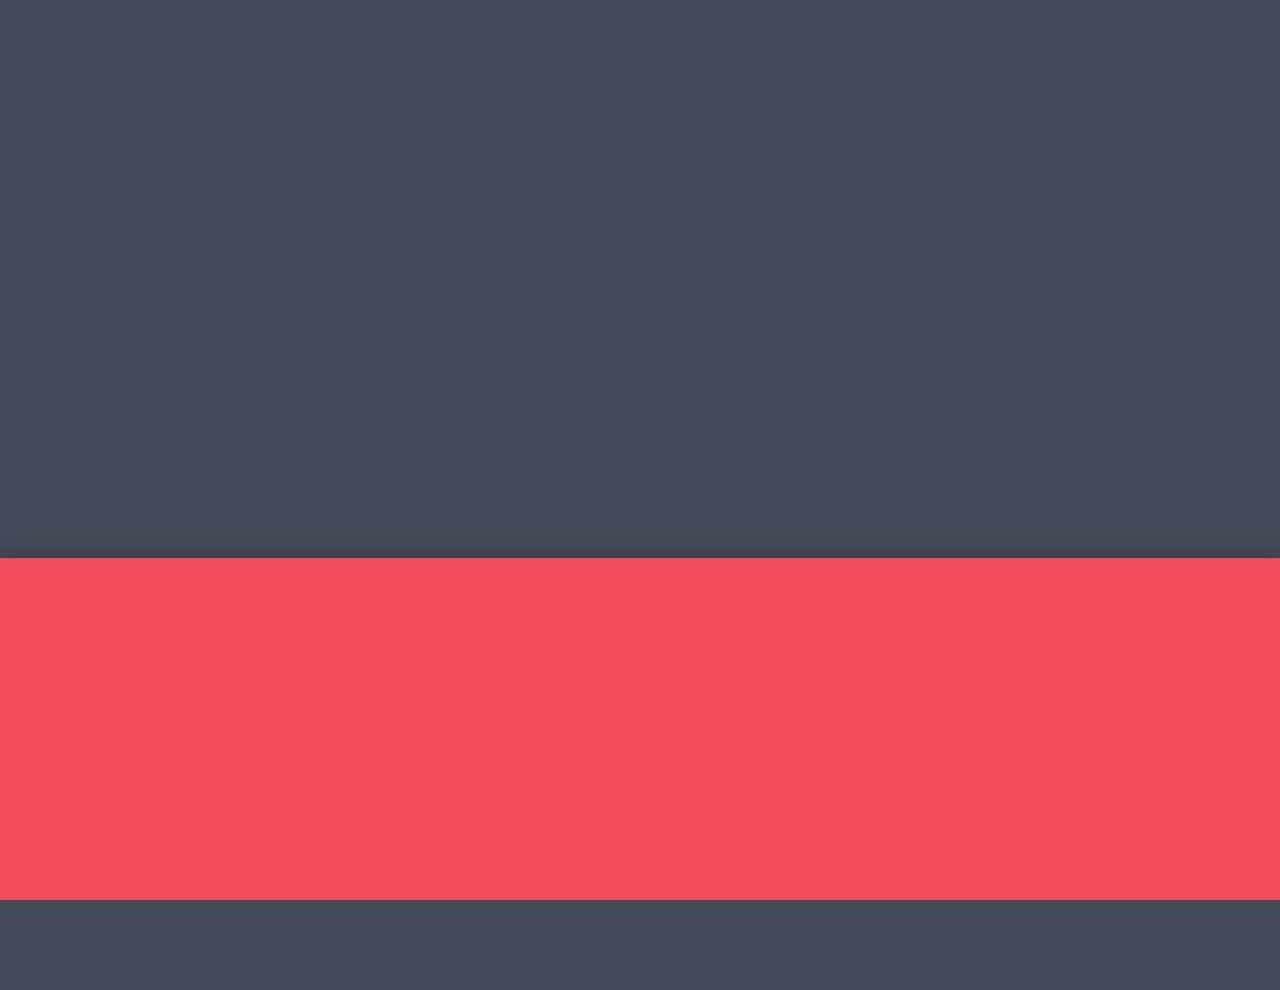
<file: index.html>
<!DOCTYPE html>
<html lang="en">
<head>
	<meta charset="utf-8">
	<meta name="viewport" content="width=device-width, initial-scale=1.0">
	<title>Miroslav Petrov</title>
	<link rel="icon" href="favicon.ico"/>
	<link rel="stylesheet" href="https://fonts.googleapis.com/css?family=Raleway:black">
	<link href="https://fonts.googleapis.com/css2?family=Roboto:wght@900&display=swap" rel="stylesheet">
	<link href="https://fonts.googleapis.com/css2?family=Rubik:wght@700&display=swap" rel="stylesheet">
	<link href="css/photoswipe.css" type="text/css" rel="stylesheet">
	<link href="default-skin/default-skin.css" type="text/css" rel="stylesheet">

	<link href="css/index.css" type="text/css" rel="stylesheet">
</head>
<body>
	<div class="main">
		<div class="pswp" tabindex="-1" role="dialog" aria-hidden="true">
			<div class="pswp__bg"></div>
			<div class="pswp__scroll-wrap">
				<div class="pswp__container">
		            <div class="pswp__item"></div>
		            <div class="pswp__item"></div>
		            <div class="pswp__item"></div>
		        </div>
		        <div class="pswp__ui pswp__ui--hidden">

	            <div class="pswp__top-bar">

	                <div class="pswp__counter"></div>

	                <button class="pswp__button pswp__button--close" title="Close (Esc)"></button>


	                <button class="pswp__button pswp__button--fs" title="Toggle fullscreen"></button>

	                <button class="pswp__button pswp__button--zoom" title="Zoom in/out"></button>

	                <div class="freeCodeCampLink pswp__button">
	                	<a href="" target="_blank" rel="noopener noreferrer">
	                		<span>validate </span>
	                		<img src="default-skin/freecodecamp-vector-logo.svg" alt="freecodecamp logo">
	                	</a>
	                </div>


	                <div class="pswp__preloader">
	                    <div class="pswp__preloader__icn">
	                      <div class="pswp__preloader__cut">
	                        <div class="pswp__preloader__donut"></div>
	                      </div>
	                    </div>
	                </div>
	            </div>

	            <div class="pswp__share-modal pswp__share-modal--hidden pswp__single-tap">
	                <div class="pswp__share-tooltip"></div>
	            </div>

	            <button class="pswp__button pswp__button--arrow--left" title="Previous (arrow left)">
	            </button>

	            <button class="pswp__button pswp__button--arrow--right" title="Next (arrow right)">
	            </button>

	            <div class="pswp__caption">
	                <div class="pswp__caption__center"></div>
	            </div>

	        </div>
			</div>
		</div>
		<div id="hiScreenWrapper" class="hiScreen slide1">
			<div class="hiScreen__bg-image hiScreen__bg-image_mini hiScreen__bg-image_blurred">
			</div>
			<div class="hiScreen__bg-image hiScreen__bg-image_lazy hiScreen__bg-image_blurred">
			</div>
			<div class="hiScreen__bgGradientFilter hiScreen__bgGradientFilter_top">
			</div>
			<div class="hiScreen__bgGradientFilter hiScreen__bgGradientFilter_bottom">
			</div>
			<div class="hiScreen__bgGradientFilter hiScreen__bgGradientFilter_right">
			</div>
			<div class="hiScreen__bgGradientFilter hiScreen__bgGradientFilter_left">
			</div>
			<div class="hiScreen__content-block">
				<div class="hiScreen__text-block">
					<h1 class="hiScreen__text hiScreen__text_top">Hello!</h1>
					<h2 class="hiScreen__text hiScreen__text_bottom">My name is <br>Miroslav</h2>
				</div>
				<div class="hiScreen__shadow hiScreen__shadow_top-right"></div>
				<div class="hiScreen__shadow hiScreen__shadow_bottom-left">
				</div>
				<div class="hiScreen__shadow hiScreen__shadow_bottom-right">
				</div>
			</div>
			<div class="hiScreen__scrollIconSection">
				<svg class="hiScreen__scrollIcon hiScreen__scrollIcon_animationOn hiScreen__scrollIcon_animation1" version="1.1" xmlns="http://www.w3.org/2000/svg" xmlns:xlink="http://www.w3.org/1999/xlink" viewBox="0 0 306 306">
					<g>
						<g id="keyboard-arrow-down">
							<polygon points="35.7,58.65 153,175.951 270.3,58.65 306,94.351 153,247.35 0,94.351"></polygon>
						</g>
					</g>
				</svg>
				<svg class="hiScreen__scrollIcon hiScreen__scrollIcon_animationOn hiScreen__scrollIcon_animation2" version="1.1" xmlns="http://www.w3.org/2000/svg" xmlns:xlink="http://www.w3.org/1999/xlink" viewBox="0 0 306 306">
					<g>
						<g id="keyboard-arrow-down">
							<polygon points="35.7,58.65 153,175.951 270.3,58.65 306,94.351 153,247.35 0,94.351"></polygon>
						</g>
					</g>
				</svg>
				<svg class="hiScreen__scrollIcon hiScreen__scrollIcon_animationOn hiScreen__scrollIcon_animation3" version="1.1" xmlns="http://www.w3.org/2000/svg" xmlns:xlink="http://www.w3.org/1999/xlink" viewBox="0 0 306 306">
					<g>
						<g id="keyboard-arrow-down">
							<polygon points="35.7,58.65 153,175.951 270.3,58.65 306,94.351 153,247.35 0,94.351"></polygon>
						</g>
					</g>
				</svg>
			</div>
		</div>

		<div class="slide2 opacity0">
			<div class="parallax">
				<video class="parallax__bg-fullscreen-video parallax__bg-fullscreen-video_mobile-view hidden"  id="bgvid" disablePictureInPicture playsinline muted loop preload="auto">
				</video>
				<div id="parallax__scrollable-container" class="parallax__scrollable-container parallax__scrollable-container_smoothScroll">
			    <div id="group1" class="parallax__group parallax__group_1 shadow_8">
		    		<div class="scrollcoverTop">
		    		</div>
		        <div class="aboutSection">
		        	<div class="aboutSection__sphere">
		        		<div class="aboutSection__sphereBG">
		        		</div>
		        	</div>
							<p class="aboutSection__aboutText shadow_4">I'm frontend React and React Native developer.
							<br>
							<br>
								I work in one of the largest banks in Russia in the mobile division.
							<br>
							<br>
								We develop web and mobile applications in React and React Native</p>
							<h2 class="aboutSection__header aboutSection__header_slideDown userSelect-None will-change">TECHNOLOGY STACK</h2>
						</div>
						<div class="stackSection">
							<div class="stackSection__angleContainerWrapper">
								<div class="stackSection__angleContainer will-change">
									<div class="stackSection__gradientBG">
									</div>
								</div>
							</div>
  						<div class="stackSection__stackDescriptionWrapper stackSection__stackDescriptionWrapper_slideDown will-change">
    						<div class="stackSection__stackIcons">
					        <div class="stackSection__stackIcon">
					        	<img src="img/stack/html.svg" alt="HTML" class="stackSection__iconImg">
					        	<p class="stackSection__iconDesc">HTML</p>
					        </div>
					        <div class="stackSection__stackIcon">
					        	<img src="img/stack/css.svg" alt="CSS" class="stackSection__iconImg">
					        	<p class="stackSection__iconDesc">CSS</p>
					        </div>
					        <div class="stackSection__stackIcon">
					        	<img src="img/stack/js.svg" alt="JavaScript" class="stackSection__iconImg">
					        	<p class="stackSection__iconDesc">JavaScript</p>
					        </div>
					        <div class="stackSection__stackIcon">
    								<img src="img/stack/php.svg" alt="PHP" class="stackSection__iconImg">
    								<p class="stackSection__iconDesc">PHP</p>
    							</div>
							<div class="stackSection__stackIcon">
								<img src="img/stack/react.svg" alt="React" class="stackSection__iconImg">
								<p class="stackSection__iconDesc">React</p>
							</div>
							<div class="stackSection__stackIcon">
								<img src="img/stack/react.svg" alt="React Native" class="stackSection__iconImg">
								<p class="stackSection__iconDesc">React Native</p>
							</div>
							<div class="stackSection__stackIcon">
								<img src="img/stack/ts-logo-128.svg" alt="TypeScript.js" class="stackSection__iconImg">
								<p class="stackSection__iconDesc">TypeScript</p>
							</div>
							<div class="stackSection__stackIcon">
								<img src="img/stack/github.svg" alt="GitHub" class="stackSection__iconImg">
								<p class="stackSection__iconDesc">GitHub</p>
							</div>
					        <div class="stackSection__stackIcon">
					        	<img src="img/stack/jquery.svg" alt="jQuery" class="stackSection__iconImg">
					        	<p class="stackSection__iconDesc">jQuery</p>
					        </div>
					        <div class="stackSection__stackIcon">
					        	<img src="img/stack/json.svg" alt="JSON" class="stackSection__iconImg">
					        	<p class="stackSection__iconDesc">JSON</p>
					        </div>
					        <div class="stackSection__stackIcon">
					        	<img src="img/stack/bem.svg" alt="BEM" class="stackSection__iconImg">
					        	<p class="stackSection__iconDesc">BEM</p>
					        </div>
					        <div class="stackSection__stackIcon">
					        	<img src="img/stack/d3.svg" alt="D3" class="stackSection__iconImg">
					        	<p class="stackSection__iconDesc">D3</p>
					        </div>
					        <div class="stackSection__stackIcon">
					        	<img src="img/stack/express.svg" alt="Express" class="stackSection__iconImg">
					        	<p class="stackSection__iconDesc">Express</p>
					        </div>
<!--    							<div class="stackSection__stackIcon">-->
<!--    								<img src="img/stack/googlecloud.svg" alt="Google Cloud" class="stackSection__iconImg">-->
<!--    								<p class="stackSection__iconDesc">Google Cloud</p>-->
<!--    							</div>-->
    							<div class="stackSection__stackIcon">
    								<img src="img/stack/mongodb.svg" alt="MongoDB" class="stackSection__iconImg">
    								<p class="stackSection__iconDesc">MongoDB</p>
    							</div>
    							<div class="stackSection__stackIcon">
    								<img src="img/stack/nginx.svg" alt="NGINX" class="stackSection__iconImg">
    								<p class="stackSection__iconDesc">NGINX</p>
    							</div>
    							<div class="stackSection__stackIcon">
    								<img src="img/stack/nodejs.svg" alt="Node.js" class="stackSection__iconImg">
    								<p class="stackSection__iconDesc">Node.js</p>
    							</div>
    						</div>
  							<p class="stackSection__stackDescription shadow_2">My passion is creating apps that delight and help the people who use them.
							</p>
  						</div>
						</div>
			    </div>
			    <div id="group2" class="parallax__group">
		    		<video class="parallax__bg-fullscreen-video parallax__bg-fullscreen-video_desktop-view" playsinline=""  muted="" loop="" preload="auto"></video>
			    </div>
			    <div class="videoDescription">
			    	<div class="videoDescription__content">
	        		<div class="videoDescription__bg">
	        		</div>
	        		<p class="videoDescription__text">If your team is looking for an experienced, friendly and hardworking team player you can rely on, feel free to email me.
						<br>
						<br>
						I will be glad to cooperate with you.</p>
	        	</div>
			    </div>
			    <div class="header userSelect-None">
			    	<div class="header__contentLayer">
			    		<h2 class="header__text header__text_certification header__text_slideDown will-change">CERTIFICATES</h2>
			    	</div>
					</div>
			    <div id="group3" class="parallax__group">
	        	<div class="certification">
							<div class="certification__framed-certificate">
								<div class="certification__carousel userSelect-None">
									<div class="certification__certificates will-change" itemscope="" itemtype="http://schema.org/ImageGallery">
										<figure class="certification__certificate certification__certificate_left" itemprop="associatedMedia" itemscope="" itemtype="http://schema.org/ImageObject">
							        <a class="certification__a" href="img/Responsive-Web-Design.png" rel="noopener noreferrer" itemprop="contentUrl" data-size="1349x878">
							            <img class="certification__certificateThumbnail" src="img/Responsive-Web-Design.png" itemprop="thumbnail" alt="Responsive Web Design Certifications">
							        </a>
							        <meta itemprop="width" content="1349">
							        <meta itemprop="height" content="878">
							        <meta itemprop="isBasedOn" content="https://www.freecodecamp.org/certification/fccb2275616-d24b-47a2-8a5b-62755941fb0a/responsive-web-design">

							        <figcaption class="certification__certificate-description" itemprop="caption description">
							            Responsive Web Design
							        </figcaption>
							    	</figure>

							    	<figure class="certification__certificate" itemprop="associatedMedia" itemscope="" itemtype="http://schema.org/ImageObject">
							        <a class="certification__a" href="img/JavaScript-Algorithms-and-Data-Structures.png" rel="noopener noreferrer" itemprop="contentUrl" data-size="1349x899">
							            <img class="certification__certificateThumbnail" src="img/JavaScript-Algorithms-and-Data-Structures.png" itemprop="thumbnail" alt="JavaScript Algorithms and Data Structures Certifications">
							        </a>
							        <meta itemprop="isBasedOn" content="https://www.freecodecamp.org/certification/fccb2275616-d24b-47a2-8a5b-62755941fb0a/javascript-algorithms-and-data-structures">
							        <figcaption class="certification__certificate-description" itemprop="caption description">JavaScript Algorithms and Data Structures</figcaption>
							    	</figure>

							    	<figure class="certification__certificate" itemprop="associatedMedia" itemscope="" itemtype="http://schema.org/ImageObject">
							        <a class="certification__a" href="img/Front-End-Libraries.png" rel="noopener noreferrer" itemprop="contentUrl" data-size="1349x878">
							            <img class="certification__certificateThumbnail" src="img/Front-End-Libraries.png" itemprop="thumbnail" alt="Front End Libraries Certifications">
							        </a>
							        <meta itemprop="isBasedOn" content="https://www.freecodecamp.org/certification/fccb2275616-d24b-47a2-8a5b-62755941fb0a/front-end-libraries">
							        <figcaption class="certification__certificate-description" itemprop="caption description">Front End Libraries</figcaption>
							    	</figure>

							    	<figure class="certification__certificate" itemprop="associatedMedia" itemscope="" itemtype="http://schema.org/ImageObject">
							        <a class="certification__a" href="img/Data-Visualization.png" itemprop="contentUrl" rel="noopener noreferrer" data-size="1349x878">
							            <img class="certification__certificateThumbnail" src="img/Data-Visualization.png" itemprop="thumbnail" alt="Data Visualization Certifications">
							        </a>
							        <meta itemprop="isBasedOn" content="https://www.freecodecamp.org/certification/fccb2275616-d24b-47a2-8a5b-62755941fb0a/data-visualization">
							        <figcaption class="certification__certificate-description" itemprop="caption description">Data Visualization</figcaption>
							    	</figure>

							    	<figure class="certification__certificate" itemprop="associatedMedia" itemscope="" itemtype="http://schema.org/ImageObject">
							        <a class="certification__a" href="img/APIs-and-Microservices.png" rel="noopener noreferrer" itemprop="contentUrl" data-size="1349x878">
							            <img class="certification__certificateThumbnail" src="img/APIs-and-Microservices.png" itemprop="thumbnail" alt="APIs and Microservices Certifications">
							        </a>
							        <meta itemprop="isBasedOn" content="https://www.freecodecamp.org/certification/fccb2275616-d24b-47a2-8a5b-62755941fb0a/apis-and-microservices">
							        <figcaption class="certification__certificate-description" itemprop="caption description">APIs and Microservices</figcaption>
							    	</figure>

							    	<figure class="certification__certificate certification__certificate_right" itemprop="associatedMedia" itemscope="" itemtype="http://schema.org/ImageObject">
							        <a class="certification__a" href="img/Information-Security-and-Quality-Assurance.png" rel="noopener noreferrer" itemprop="contentUrl" data-size="1349x899">
							            <img class="certification__certificateThumbnail" src="img/Information-Security-and-Quality-Assurance.png" itemprop="thumbnail" alt="Information Security and Quality Assurance Certifications">
							        </a>
							        <meta itemprop="isBasedOn" content="https://www.freecodecamp.org/certification/fccb2275616-d24b-47a2-8a5b-62755941fb0a/information-security-and-quality-assurance">
							        <figcaption class="certification__certificate-description" itemprop="caption description">Information Security and Quality Assurance</figcaption>
							    	</figure>
									</div>
									<div class="userHint userHint_cert hidden">
										<div class="userHint__hintBG">
											<svg class="userHint__icon userHint__icon_swipe" version="1.1" xmlns="http://www.w3.org/2000/svg" xmlns:xlink="http://www.w3.org/1999/xlink" viewBox="0 0 490.651 490.651">
												<g>
													<g>
														<path d="M437.328,42.651h-128c-5.888,0-10.667,4.779-10.667,10.667s4.779,10.667,10.667,10.667h128
															c5.888,0,10.667-4.779,10.667-10.667S443.216,42.651,437.328,42.651z"></path>
													</g>
												</g>
												<g>
													<g>
														<path d="M444.88,45.787L402.213,3.12c-4.16-4.16-10.923-4.16-15.083,0c-4.16,4.16-4.16,10.923,0,15.083l35.115,35.115
															l-35.136,35.136c-4.16,4.16-4.16,10.923,0,15.083c2.091,2.069,4.821,3.115,7.552,3.115c2.731,0,5.461-1.045,7.552-3.115
															l42.667-42.667C449.04,56.709,449.04,49.947,444.88,45.787z"></path>
													</g>
												</g>
												<g>
													<g>
														<path d="M159.995,42.651h-128c-5.888,0-10.667,4.779-10.667,10.667s4.779,10.667,10.667,10.667h128
															c5.888,0,10.667-4.779,10.667-10.667S165.883,42.651,159.995,42.651z"></path>
													</g>
												</g>
												<g>
													<g>
														<path d="M47.077,53.317l35.115-35.115c4.16-4.16,4.16-10.923,0-15.083c-4.16-4.16-10.923-4.16-15.083,0L24.443,45.787
															c-4.16,4.16-4.16,10.923,0,15.083l42.667,42.667c2.091,2.069,4.821,3.115,7.552,3.115c2.731,0,5.461-1.045,7.531-3.136
															c4.16-4.16,4.16-10.923,0-15.083L47.077,53.317z"></path>
													</g>
												</g>
												<g>
													<g>
														<path d="M426.661,213.317c-8.768,0-16.939,2.667-23.723,7.211c-5.845-16.597-21.696-28.544-40.277-28.544
															c-8.768,0-16.939,2.667-23.723,7.211c-5.845-16.597-21.696-28.544-40.277-28.544c-7.765,0-15.061,2.091-21.333,5.739v-69.739
															c0-23.531-19.136-42.667-42.667-42.667c-23.531,0-42.667,19.136-42.667,42.667v181.333l-37.077-27.797
															c-21.973-16.491-53.248-14.293-72.725,5.163c-12.48,12.48-12.48,32.768,0,45.248l151.915,151.936
															c18.133,18.133,42.261,28.117,67.904,28.117h49.984c64.683,0,117.333-52.629,117.333-117.333V255.984
															C469.328,232.453,450.192,213.317,426.661,213.317z M447.995,373.317c0,52.928-43.072,96-96,96h-49.984
															c-19.968,0-38.72-7.765-52.821-21.867L97.275,295.515c-4.16-4.16-4.16-10.923,0-15.083c6.613-6.592,15.445-9.984,24.32-9.984
															c7.211,0,14.464,2.24,20.544,6.805l54.123,40.597c3.243,2.432,7.595,2.795,11.179,1.003c3.605-1.813,5.888-5.504,5.888-9.536
															V106.651c0-11.755,9.557-21.333,21.333-21.333s21.333,9.579,21.333,21.333v160c0,5.888,4.779,10.667,10.667,10.667
															s10.667-4.779,10.667-10.667v-53.333c0-11.755,9.557-21.333,21.333-21.333s21.333,9.579,21.333,21.333v53.333
															c0,5.888,4.779,10.667,10.667,10.667c5.888,0,10.667-4.779,10.667-10.667v-32c0-11.755,9.557-21.333,21.333-21.333
															s21.333,9.579,21.333,21.333v32c0,5.888,4.779,10.667,10.667,10.667c5.888,0,10.667-4.779,10.667-10.667v-10.667
															c0-11.755,9.557-21.333,21.333-21.333s21.333,9.579,21.333,21.333V373.317z"></path>
													</g>
												</g>
											</svg>
											<svg version="1.1" xmlns="http://www.w3.org/2000/svg" xmlns:xlink="http://www.w3.org/1999/xlink" viewBox="0 0 113.28 113.281" class="userHint__icon userHint__icon_slash">
												<g>
													<g>
														<path d="M80.872,3.471l-60.903,98.662c-2.122,3.436-1.055,7.938,2.38,10.057c1.196,0.738,2.521,1.092,3.832,1.092
															c2.451,0,4.846-1.231,6.227-3.472l60.903-98.663c2.121-3.435,1.055-7.937-2.381-10.056C87.496-1.029,82.99,0.036,80.872,3.471z"></path>
													</g>
												</g>
											</svg>
											<svg version="1.1" xmlns="http://www.w3.org/2000/svg" xmlns:xlink="http://www.w3.org/1999/xlink" viewBox="0 0 512 512" class="userHint__icon userHint__icon_zoom">
												<g>
													<g>
														<path d="M506.141,477.851L361.689,333.399c65.814-80.075,61.336-198.944-13.451-273.73c-79.559-79.559-209.01-79.559-288.569,0
															s-79.559,209.01,0,288.569c74.766,74.766,193.62,79.293,273.73,13.451l144.452,144.452c7.812,7.812,20.477,7.812,28.289,0
															C513.953,498.328,513.953,485.663,506.141,477.851z M319.949,319.948c-63.96,63.96-168.03,63.959-231.99,0
															c-63.96-63.96-63.96-168.03,0-231.99c63.958-63.957,168.028-63.962,231.99,0C383.909,151.918,383.909,255.988,319.949,319.948z"></path>
													</g>
												</g>
												<g>
													<g>
														<path d="M301.897,183.949h-77.94v-77.94c0-11.048-8.956-20.004-20.004-20.004c-11.048,0-20.004,8.956-20.004,20.004v77.94h-77.94
															c-11.048,0-20.004,8.956-20.004,20.004c0,11.048,8.956,20.004,20.004,20.004h77.94v77.94c0,11.048,8.956,20.004,20.004,20.004
															c11.048,0,20.004-8.956,20.004-20.004v-77.94h77.94c11.048,0,20.004-8.956,20.004-20.004
															C321.901,192.905,312.945,183.949,301.897,183.949z"></path>
													</g>
												</g>
											</svg>
										</div>
									</div>
								</div>
								<div class="certification__frame">
								</div>
							</div>
	        	</div>
	        	<img class="certification__plantParallaxImg certification__plantParallaxImg_back" src="">
							</img>
			      <img class="certification__plantParallaxImg certification__plantParallaxImg_base hidden" src="">
	        	</img>
	        	<img class="certification__plantParallaxImg certification__plantParallaxImg_fore hidden" src="">
	        	</img>
			    </div>
			    <div class="header userSelect-None">
			    	<div class="header__contentLayer">
			    		<h2 class="header__text header__text_portfolio header__text_slideDown will-change">PORTFOLIO</h2>
			    	</div>
					</div>
			    <div id="group4" class="parallax__group parallax__group_4 shadow_8">
	      		<section class="portfolio">
							<div class="portfolio__projectViewSection shadow_4">
								<div class="portfolio__projectView">
									<div class="portfolio__gap_top">
									</div>
									<figure class="portfolio__deviceSlider">
										<div class="portfolio__deviceContainer will-change">
											<?xml version="1.0" encoding="UTF-8"?>
											<svg id="iMacSVG" class="portfolio__device" version="1.1" viewBox="0 0 1880.6 1554.7" xmlns="http://www.w3.org/2000/svg" xmlns:cc="http://creativecommons.org/ns#" xmlns:dc="http://purl.org/dc/elements/1.1/" xmlns:rdf="http://www.w3.org/1999/02/22-rdf-syntax-ns#" xmlns:xlink="http://www.w3.org/1999/xlink">
												<defs>
												<linearGradient id="k">
												<stop stop-color="#a5a6aa" offset="0"/>
												<stop stop-color="#e1e2e4" offset="1"/>
												</linearGradient>
												<filter id="q" x="-.11108" y="-.92179" width="1.2222" height="2.8436" color-interpolation-filters="sRGB">
												<feGaussianBlur stdDeviation="18.422615"/>
												</filter>
												<filter id="p" x="-.35467" y="-1.9463" width="1.7093" height="4.8926" color-interpolation-filters="sRGB">
												<feGaussianBlur stdDeviation="74.754651"/>
												</filter>
												<clipPath id="x">
												<path d="m1280 1269.3-189.19 5.875c1.4926 55.449-3.8888 117.85-11.562 174.44-1.6327 12.016-3.2125 25.093-6 37.812-3.662 14.583-9.5395 23.81-17.875 30.625-6.9834 5.645-15.997 9.3791-24.344 14.031-12.348 6.7808-22.474 13.575-29.187 18.969-2.8226 2.2745-5.9524 4.8861-8.3126 8.0938-0.3378 0.5287-0.4717 1.0068-0.4687 1.4375 0.012 1.744 2.4696 2.769 4.625 3.5625 6.9534 2.2628 19.963 3.0294 35.594 3.1562 8.4285 0.064 18.628-0.1244 27.938-0.062h218.78 218.78c9.3096-0.062 19.509 0.1261 27.938 0.062 15.631-0.1268 28.64-0.8934 35.594-3.1562 2.1554-0.7935 4.6133-1.8185 4.625-3.5625 0-0.4307-0.1309-0.9088-0.4687-1.4375-2.3603-3.2077-5.49-5.8193-8.3126-8.0938-6.7131-5.3941-16.84-12.188-29.187-18.969-8.3471-4.6522-17.36-8.3863-24.344-14.031-8.3355-6.8145-14.213-16.042-17.875-30.625-2.7875-12.719-4.3673-25.797-6-37.812-7.6737-56.589-13.055-118.99-11.562-174.44l-189.19-5.875z"/>
												</clipPath>
												<clipPath id="w">
												<path d="m1280 1275.1-148.86 5.875c1.1745 55.449-3.0599 117.85-9.0981 174.44-1.2847 12.016-2.5277 25.093-4.7211 37.812-2.8815 14.583-7.5063 23.81-14.065 30.625-5.4949 5.645-12.587 9.3791-19.155 14.031-9.7158 6.7808-17.684 13.575-22.966 18.969-2.2209 2.2745-4.6837 4.8861-6.5408 8.0938-0.2658 0.5287-0.3712 1.0068-0.3688 1.4375 0.01 1.744 1.9432 2.769 3.6392 3.5625 5.4713 2.2628 15.708 3.0294 28.007 3.1562 6.632 0.064 14.658-0.1244 21.983-0.062h172.15 172.15c7.3254-0.062 15.351 0.1261 21.983 0.062 12.299-0.1268 22.536-0.8934 28.007-3.1562 1.696-0.7935 3.6301-1.8185 3.6393-3.5625 0-0.4307-0.103-0.9088-0.3688-1.4375-1.8573-3.2077-4.3199-5.8193-6.5409-8.0938-5.2823-5.3941-13.251-12.188-22.966-18.969-6.568-4.6522-13.66-8.3863-19.155-14.031-6.5589-6.8145-11.184-16.042-14.065-30.625-2.1933-12.719-3.4364-25.797-4.7211-37.812-6.0382-56.589-10.273-118.99-9.0981-174.44l-148.86-5.875z"/>
												</clipPath>
												<clipPath id="v">
												<path d="m993.06 1560.3c-0.8242 10.634 5.5299 17.078 48.196 16.322h238.75v-22.795z" fill="url(#m)"/>
												</clipPath>
												<linearGradient id="m" x1="1280" x2="1280" y1="1573.7" y2="1573.7" gradientTransform="translate(2.2575e-5 -3.3e-5)" gradientUnits="userSpaceOnUse">
												<stop stop-color="#e6e6e8" offset="0"/>
												<stop stop-color="#6e6e6e" offset="1"/>
												</linearGradient>
												<clipPath id="u">
												<path d="m-1566.9 1560.3c-0.8242 10.634 5.5299 17.078 48.196 16.322h238.75v-22.795z" fill="url(#l)"/>
												</clipPath>
												<linearGradient id="l" x1="1280" x2="1280" y1="1573.7" y2="1573.7" gradientTransform="translate(-2560,-3.3e-5)" gradientUnits="userSpaceOnUse">
												<stop stop-color="#e6e6e8" offset="0"/>
												<stop stop-color="#6e6e6e" offset="1"/>
												</linearGradient>
												<filter id="o" x="-.34092" y="-.30084" width="1.6818" height="1.6017" color-interpolation-filters="sRGB">
												<feGaussianBlur stdDeviation="15.692135"/>
												</filter>
												<filter id="n" x="-.34092" y="-.30084" width="1.6818" height="1.6017" color-interpolation-filters="sRGB">
												<feGaussianBlur stdDeviation="15.692135"/>
												</filter>
												<clipPath id="t">
												<path d="m1175.3 1251.2 189.19 5.875c-1.4926 55.449 3.8888 117.85 11.562 174.44 1.6327 12.016 3.2125 25.093 6 37.812 3.662 14.583 9.5395 23.81 17.875 30.625 6.9834 5.645 15.997 9.3791 24.344 14.031 12.348 6.7808 22.474 13.575 29.187 18.969 2.8226 2.2745 5.9524 4.8861 8.3126 8.0938 0.3378 0.5287 0.4717 1.0068 0.4687 1.4375-0.012 1.744-2.4696 2.769-4.625 3.5625-6.9534 2.2628-19.963 3.0294-35.594 3.1562-8.4285 0.064-18.628-0.1244-27.938-0.062h-218.78-218.78c-9.3096-0.062-19.509 0.1261-27.938 0.062-15.631-0.1268-28.64-0.8934-35.594-3.1562-2.1554-0.7935-4.6133-1.8185-4.625-3.5625 0-0.4307 0.1309-0.9088 0.4687-1.4375 2.3603-3.2077 5.49-5.8193 8.3126-8.0938 6.7131-5.3941 16.84-12.188 29.187-18.969 8.3471-4.6522 17.36-8.3863 24.344-14.031 8.3355-6.8145 14.213-16.042 17.875-30.625 2.7875-12.719 4.3673-25.797 6-37.812 7.6737-56.589 13.055-118.99 11.562-174.44l189.19-5.875z" fill-opacity=".78431"/>
												</clipPath>
												<clipPath id="s">
												<path d="m1280 1269.3-189.19 5.875c1.4926 55.449-3.8888 117.85-11.562 174.44-1.6327 12.016-3.2125 25.093-6 37.812-3.662 14.583-9.5395 23.81-17.875 30.625-6.9834 5.645-15.997 9.3791-24.344 14.031-12.348 6.7808-22.474 13.575-29.187 18.969-2.8226 2.2745-5.9524 4.8861-8.3126 8.0938-0.3378 0.5287-0.4717 1.0068-0.4687 1.4375 0.012 1.744 2.4696 2.769 4.625 3.5625 6.9534 2.2628 19.963 3.0294 35.594 3.1562 8.4285 0.064 18.628-0.1244 27.938-0.062h218.78 218.78c9.3096-0.062 19.509 0.1261 27.938 0.062 15.631-0.1268 28.64-0.8934 35.594-3.1562 2.1554-0.7935 4.6133-1.8185 4.625-3.5625 0-0.4307-0.1309-0.9088-0.4687-1.4375-2.3603-3.2077-5.49-5.8193-8.3126-8.0938-6.7131-5.3941-16.84-12.188-29.187-18.969-8.3471-4.6522-17.36-8.3863-24.344-14.031-8.3355-6.8145-14.213-16.042-17.875-30.625-2.7875-12.719-4.3673-25.797-6-37.812-7.6737-56.589-13.055-118.99-11.562-174.44l-189.19-5.875z" fill-opacity=".78431"/>
												</clipPath>
												<clipPath id="r">
												<path d="m402.31 22c-43.367 0-62.312 13.264-62.312 62.312v64.719 990.81h1880v-990.81-64.719c0-49.049-18.946-62.312-62.312-62.312h-133.47-10.094-1482.4z" color="#000000"/>
												</clipPath>
												<linearGradient id="j" x1="1280" x2="1280" y1="1573.7" y2="1573.7" gradientUnits="userSpaceOnUse">
												<stop stop-color="#e6e6e8" offset="0"/>
												<stop stop-color="#6e6e6e" offset="1"/>
												</linearGradient>
												<linearGradient id="i" x1="867.5" x2="920.18" y1="1536.5" y2="1536.5" gradientTransform="matrix(1.4201 0 0 1 -238.9 27.344)" gradientUnits="userSpaceOnUse">
												<stop stop-opacity=".39216" offset="0"/>
												<stop stop-opacity="0" offset="1"/>
												</linearGradient>
												<linearGradient id="h" x1="1280" x2="1280" y1="1573.7" y2="1573.7" gradientTransform="matrix(-1 0 0 1 2560 2.7e-5)" gradientUnits="userSpaceOnUse">
												<stop stop-color="#e6e6e8" offset="0"/>
												<stop stop-color="#6e6e6e" offset="1"/>
												</linearGradient>
												<linearGradient id="g" x1="867.5" x2="920.18" y1="1536.5" y2="1536.5" gradientTransform="matrix(1.4201 0 0 1 -2798.9 27.345)" gradientUnits="userSpaceOnUse">
												<stop stop-opacity=".39216" offset="0"/>
												<stop stop-opacity="0" offset="1"/>
												</linearGradient>
												<linearGradient id="f" x1="1389.4" x2="1389.4" y1="1325.3" y2="1567.3" gradientTransform="translate(-264.91)" gradientUnits="userSpaceOnUse">
												<stop stop-color="#808185" offset="0"/>
												<stop stop-color="#c2c3c7" offset=".34138"/>
												<stop stop-color="#9c9da1" offset=".67258"/>
												<stop stop-color="#7a7b7f" offset=".77451"/>
												<stop stop-color="#a2a3a7" offset=".9125"/>
												<stop stop-color="#b8b9bd" offset="1"/>
												</linearGradient>
												<linearGradient id="a" x1="376.03" x2="2220.6" y1="1226" y2="1223.6" gradientUnits="userSpaceOnUse" xlink:href="#k"/>
												<linearGradient id="e" x1="1184.4" x2="1634.1" y1="1226" y2="1226" gradientUnits="userSpaceOnUse">
												<stop stop-color="#808080" offset="0"/>
												<stop stop-color="#808080" stop-opacity="0" offset="1"/>
												</linearGradient>
												<linearGradient id="d" x1="340" x2="993.06" y1="1147.6" y2="1147.6" gradientTransform="translate(0 -6.57)" gradientUnits="userSpaceOnUse">
												<stop stop-color="#d5d5d7" stop-opacity="0" offset="0"/>
												<stop stop-color="#d5d5d7" offset=".0095792"/>
												<stop stop-color="#e6e6e6" offset="1"/>
												</linearGradient>
												<linearGradient id="c" x1="340" x2="993.06" y1="1147.6" y2="1147.6" gradientTransform="translate(-1986.1 -6.5699)" gradientUnits="userSpaceOnUse">
												<stop stop-color="#d5d5d7" stop-opacity="0" offset="0"/>
												<stop stop-color="#d5d5d7" offset=".0095792"/>
												<stop stop-color="#e6e6e6" offset="1"/>
												</linearGradient>
												<linearGradient id="b" x1="1667.9" x2="2113.6" y1="-132.24" y2="1457.6" gradientUnits="userSpaceOnUse">
												<stop stop-color="#fff" stop-opacity=".19608" offset="0"/>
												<stop stop-color="#fff" stop-opacity="0" offset="1"/>
												</linearGradient>
												</defs>
												<metadata>
												<rdf:RDF>
												<cc:Work rdf:about="">
												<dc:format>image/svg+xml</dc:format>
												<dc:type rdf:resource="http://purl.org/dc/dcmitype/StillImage"/>
												<dc:title/>
												</cc:Work>
												</rdf:RDF>
												</metadata>
												<g transform="translate(-340 -22.001)">
												<g>
												<path d="m993.06 1560.3c-0.82418 10.634 5.5299 17.078 48.196 16.322h238.75v-22.795z" fill="url(#j)"/>
												<rect x="993.06" y="1544.8" width="74.816" height="38.132" clip-path="url(#v)" color="#000000" fill="url(#i)"/>
												</g>
												<g>
												<path d="m1566.9 1560.3c0.8242 10.634-5.5299 17.078-48.196 16.322h-238.75v-22.795z" fill="url(#h)"/>
												<rect transform="scale(-1,1)" x="-1566.9" y="1544.8" width="74.816" height="38.132" clip-path="url(#u)" color="#000000" fill="url(#g)"/>
												</g>
												<g>
												<path d="m1280 1269.3-189.19 5.875c1.4926 55.449-3.8888 117.85-11.562 174.44-1.6327 12.016-3.2125 25.093-6 37.812-3.662 14.583-9.5395 23.81-17.875 30.625-6.9834 5.645-15.997 9.3791-24.344 14.031-12.348 6.7808-22.474 13.575-29.187 18.969-2.8226 2.2745-5.9524 4.8861-8.3126 8.0938-0.3378 0.5287-0.4717 1.0068-0.4687 1.4375 0.012 1.744 2.4696 2.769 4.625 3.5625 6.9534 2.2628 19.963 3.0294 35.594 3.1562 8.4285 0.064 18.628-0.1244 27.938-0.062h218.78 218.78c9.3096-0.062 19.509 0.1261 27.938 0.062 15.631-0.1268 28.64-0.8934 35.594-3.1562 2.1554-0.7935 4.6133-1.8185 4.625-3.5625 0-0.4307-0.1309-0.9088-0.4687-1.4375-2.3603-3.2077-5.49-5.8193-8.3126-8.0938-6.7131-5.3941-16.84-12.188-29.187-18.969-8.3471-4.6522-17.36-8.3863-24.344-14.031-8.3355-6.8145-14.213-16.042-17.875-30.625-2.7875-12.719-4.3673-25.797-6-37.812-7.6737-56.589-13.055-118.99-11.562-174.44l-189.19-5.875z" fill="url(#f)"/>
												</g>
												<g fill="#fff" fill-opacity=".78431">
												<path d="m993.06 1498.1c31.354-4.6892 52.552 13.473 77.268 23.719-36.823 69.518-73.646 79.75-110.47 100.71l9.5712-93.661z" clip-path="url(#s)" filter="url(#o)"/>
												<path transform="matrix(-1 0 0 1 2455.3 18.079)" d="m888.4 1480.1c31.354-4.6892 52.552 13.473 77.268 23.719-36.823 69.518-73.646 79.75-110.47 100.71l9.5712-93.661z" clip-path="url(#t)" filter="url(#n)"/>
												</g>
												<g>
												<rect transform="matrix(1.2709 0 0 1 -346.72 -5.8165)" x="1081" y="1436" width="398.04" height="47.966" rx="199.02" ry="23.983" clip-path="url(#w)" color="#000000" fill="#fff" fill-opacity=".58824" filter="url(#q)"/>
												</g>
												<g>
												<rect x="1027.1" y="1403.2" width="505.86" height="92.18" rx="252.93" ry="46.09" clip-path="url(#x)" color="#000000" fill="#fff" filter="url(#p)"/>
												</g>
												</g>
												<g transform="translate(-340 -22.001)">
												<path d="m402.31 22c-43.367 0-62.312 13.264-62.312 62.312v64.719 990.81 45.187 64.719c0 49.049 18.946 62.312 62.312 62.312h133.47 10.094 1482.4 129.41c43.366 0 62.312-13.264 62.312-62.312v-109.91-990.81-64.719c0-49.049-18.946-62.312-62.312-62.312h-133.47-10.094-1482.4-129.41z" color="#000000" fill="#c9a700" fill-opacity=".48936"/>
												</g>
												<g transform="translate(-340 -22.001)">
												<path d="m340 1139.8v45.187 64.719c0 49.049 18.946 62.312 62.312 62.312h133.47 10.094 1482.4 129.41c43.366 0 62.312-13.264 62.312-62.312v-109.91z" color="#000000" fill="url(#a)"/>
												</g>
												<g transform="translate(-340 -22.001)">
												<path d="m340 1139.8v45.187 64.719c0 49.049 18.946 62.312 62.312 62.312h133.47 10.094 1482.4 129.41c43.366 0 62.312-13.264 62.312-62.312v-109.91z" color="#000000" fill="url(#e)"/>
												</g>
												<g transform="translate(-340 -22.001)">
												<path d="m340 1137.5v45.187 64.719c0 49.049 18.952 62.312 62.331 62.312h133.51 10.097 1482.9 129.45c43.38 0 62.331-13.264 62.331-62.312v-109.91z" color="#000000" fill="url(#a)"/>
												</g>
												<g transform="translate(-340 -22.001)">
												<rect x="340" y="1139.9" width="653.06" height="2.4206" color="#000000" fill="url(#d)"/>
												<rect transform="scale(-1,1)" x="-1646.1" y="1139.9" width="653.06" height="2.4206" color="#000000" fill="url(#c)"/>
												</g>
												<g transform="translate(-340 -22.001)">
												<g stroke="#dcdcdc" stroke-width="1.5">
												<path d="m1280.8 1199.8c1.5986 1e-4 4.2097-0.6216 7.8333-1.865 3.6234-1.2433 6.7674-1.865 9.4318-1.8651 4.3695 1e-4 8.2595 1.1724 11.67 3.517 1.9183 1.35 3.8188 3.1795 5.7017 5.4886-2.842 2.4157-4.9202 4.565-6.2346 6.4478-2.3802 3.4104-3.5703 7.1761-3.5702 11.297-1e-4 4.5117 1.261 8.5793 3.7834 12.203 2.5222 3.6236 5.3997 5.915 8.6325 6.8741-1.35 4.3696-3.5881 8.9346-6.7142 13.695-4.7249 7.1405-9.4142 10.711-14.068 10.711-1.8473 0-4.3962-0.5862-7.6467-1.7585-3.2506-1.1723-5.9949-1.7585-8.2329-1.7585-2.2382 0-4.8404 0.6128-7.8067 1.8384s-5.3731 1.8384-7.2204 1.8384c-5.5774 0-11.048-4.7248-16.412-14.174-5.3643-9.3431-8.0465-18.508-8.0465-27.496 0-8.3483 2.0516-15.151 6.1547-20.409 4.1032-5.2576 9.2809-7.8864 15.533-7.8865 2.6644 1e-4 5.8883 0.5507 9.6717 1.6519 3.7834 1.1014 6.2968 1.652 7.5402 1.6519zm16.679-22.008c-1e-4 2.2737-0.533 4.7604-1.5987 7.4602-1.0658 2.7-2.7532 5.2045-5.0623 7.5136-1.9894 1.9539-3.961 3.2683-5.9149 3.9433-1.2434 0.3908-3.1262 0.6928-5.6484 0.9058 0.071-5.3997 1.4831-10.071 4.2363-14.015 2.7532-3.9432 7.3092-6.643 13.668-8.0997 0.1421 0.462 0.2309 0.8705 0.2665 1.2257 0.035 0.3553 0.053 0.7105 0.053 1.0657z" style=""/>
												</g>
												</g>
												<g transform="translate(-340 -22.001)">
												<path d="m402.31 22c-43.367 0-62.312 13.264-62.312 62.312v64.719 990.81h1880v-990.81-64.719c0-49.049-18.946-62.312-62.312-62.312h-133.47-10.094-1482.4z" color="#000000"/>
												</g>
												<g transform="translate(-340 -22.001)">
												<rect id="iMacDisplay" x="419.13" y="96.381" width="1721.7" height="969.08" color="#000000"/>
												</g>
												<g transform="translate(-340 -22.001)">
												<path d="m1420.1 9.7718 632.52 1414 333.26 21.227 6.368-1511.3z" clip-path="url(#r)" fill="url(#b)"/>
												</g>
											</svg>
										</div>
										<div class="portfolio__deviceContainer will-change">
											<?xml version="1.0" encoding="UTF-8"?>
											<svg id="iPhoneSVG" class="portfolio__device"  version="1.1" xmlns="http://www.w3.org/2000/svg" xmlns:cc="http://creativecommons.org/ns#" xmlns:dc="http://purl.org/dc/elements/1.1/" xmlns:rdf="http://www.w3.org/1999/02/22-rdf-syntax-ns#" xmlns:xlink="http://www.w3.org/1999/xlink" viewBox="0 0 514.53 1040.7">
												<defs>
												<linearGradient id="linearGradient10750">
												<stop stop-color="#fbddcb" stop-opacity=".27450982" offset="0"/>
												<stop stop-color="#fbddcb" offset=".05"/>
												<stop stop-color="#fbddcb" offset=".94999999"/>
												<stop stop-color="#fbddcb" stop-opacity=".27450982" offset="1"/>
												</linearGradient>
												<filter id="filter11011" x="-.0018431405" y="-.00088958914" width="1.0036863" height="1.0017792" color-interpolation-filters="sRGB">
												<feGaussianBlur stdDeviation="0.33447266"/>
												</filter>
												<clipPath id="clipPath11030">
												<rect x="617.15424" y="97.739677" width="439.41638" height="907.0506" ry="66.0093" fill="none" stroke="#252624"/>
												</clipPath>
												<filter id="filter11042" x="-.0037228055" y="-.0017707931" width="1.0074456" height="1.0035416" color-interpolation-filters="sRGB">
												<feGaussianBlur stdDeviation="0.66002371"/>
												</filter>
												<clipPath id="clipPath11061">
												<rect x="617.15424" y="97.739677" width="439.41638" height="907.0506" ry="66.0093" fill="none" stroke="#252624"/>
												</clipPath>
												<clipPath id="clipPath1696-6-7">
												<circle cx="315.6597" cy="944.17999" r="34.127758" fill="#895a45" fill-rule="evenodd"/>
												</clipPath>
												<filter id="filter1932-4-2" x="-.18330148" y="-.16999935" width="1.366603" height="1.3399987" color-interpolation-filters="sRGB">
												<feGaussianBlur stdDeviation="3.2003088"/>
												</filter>
												<filter id="filter2136-4-5" x="-.21562234" y="-.24735227" width="1.4312447" height="1.4947045" color-interpolation-filters="sRGB">
												<feGaussianBlur stdDeviation="3.4147931"/>
												</filter>
												<filter id="filter1908-1-0" x="-.093219571" y="-.055530038" width="1.1864392" height="1.1110601" color-interpolation-filters="sRGB">
												<feGaussianBlur stdDeviation="1.0813847"/>
												</filter>
												<filter id="filter1501-8-1" x="-.077080078" y="-.058394574" width="1.1541601" height="1.1167891" color-interpolation-filters="sRGB">
												<feGaussianBlur stdDeviation="0.78543346"/>
												</filter>
												<filter id="filter1497-7-4" x="-.25708884" y="-.10030361" width="1.5141777" height="1.2006072" color-interpolation-filters="sRGB">
												<feGaussianBlur stdDeviation="0.78543346"/>
												</filter>
												<filter id="filter1493-5-6" x="-.081431791" y="-.049159799" width="1.1628636" height="1.0983196" color-interpolation-filters="sRGB">
												<feGaussianBlur stdDeviation="0.78543346"/>
												</filter>
												<filter id="filter3934-8-1-9-9-7" x="-.36340904" y="-.7026912" width="1.7268181" height="2.4053824" color-interpolation-filters="sRGB">
												<feGaussianBlur stdDeviation="1.8991999"/>
												</filter>
												<linearGradient id="linearGradient5469-2-1" x1="296.07889" x2="305.33273" y1="91.848145" y2="100.50741" gradientTransform="matrix(1.2219087,0,0,1.2219087,-199.0207,-94.584115)" gradientUnits="userSpaceOnUse">
												<stop stop-color="#1c1518" offset="0"/>
												<stop stop-color="#191715" offset="1"/>
												</linearGradient>
												<linearGradient id="linearGradient5671-2-6" x1="-11.50631" x2="-11.50631" y1="26.258963" y2="39.268726" gradientTransform="translate(13.877701,13.831199)" gradientUnits="userSpaceOnUse" xlink:href="#linearGradient10750"/>
												<clipPath id="clipPath5589-7-7-5-4">
												<path d="m0.45113526 39.688017c-0.2498636 0-0.45113526 0.200756-0.45113526 0.45062v12.912612c0 0.249864 0.20127166 0.451136 0.45113526 0.451136h3.47420684c0.2498635 0 0.4511352-0.201272 0.4511352-0.451136v-12.912612c0-0.249864-0.2012717-0.45062-0.4511352-0.45062z" color="#000000"/>
												</clipPath>
												<filter id="filter5465-7-8-8-9" x="-.32505909" y="-.025913246" width="1.6501182" height="1.0518265" color-interpolation-filters="sRGB">
												<feGaussianBlur stdDeviation="0.07139097"/>
												</filter>
												<linearGradient id="linearGradient10927-7-7" x1="-12.542618" x2="-12.376025" y1="26.258963" y2="39.268726" gradientTransform="translate(13.877701,13.831199)" gradientUnits="userSpaceOnUse" xlink:href="#linearGradient10750"/>
												<clipPath id="clipPath5589-9-4-6">
												<path d="m0.45113526 39.688017c-0.2498636 0-0.45113526 0.200756-0.45113526 0.45062v12.912612c0 0.249864 0.20127166 0.451136 0.45113526 0.451136h3.47420684c0.2498635 0 0.4511352-0.201272 0.4511352-0.451136v-12.912612c0-0.249864-0.2012717-0.45062-0.4511352-0.45062z" color="#000000"/>
												</clipPath>
												<filter id="filter5465-7-5-2" x="-.32505909" y="-.025913246" width="1.6501182" height="1.0518265" color-interpolation-filters="sRGB">
												<feGaussianBlur stdDeviation="0.07139097"/>
												</filter>
												<linearGradient id="linearGradient5475-3-1" x1="-12.504236" x2="-12.504236" y1="26.258963" y2="32.87096" gradientUnits="userSpaceOnUse" xlink:href="#linearGradient10750"/>
												<clipPath id="clipPath5401-3-2-2">
												<rect x="-13.8777" y="25.856594" width="4.3765388" height="7.4167299" ry=".45101735" color="#000000"/>
												</clipPath>
												<filter id="filter5465-2-4" x="-.32505909" y="-.025913246" width="1.6501182" height="1.0518265" color-interpolation-filters="sRGB">
												<feGaussianBlur stdDeviation="0.07139097"/>
												</filter>
												<linearGradient id="linearGradient10927-6-4-1" x1="-11.506305" x2="-11.506305" y1="26.258963" y2="39.268726" gradientTransform="translate(13.877701,13.831199)" gradientUnits="userSpaceOnUse" xlink:href="#linearGradient10750"/>
												<clipPath id="clipPath5589-9-9-0-3">
												<path d="m0.45113526 39.688017c-0.2498636 0-0.45113526 0.200756-0.45113526 0.45062v12.912612c0 0.249864 0.20127166 0.451136 0.45113526 0.451136h3.47420684c0.2498635 0 0.4511352-0.201272 0.4511352-0.451136v-12.912612c0-0.249864-0.2012717-0.45062-0.4511352-0.45062z" color="#000000"/>
												</clipPath>
												<filter id="filter5465-7-1-5-6" x="-.32505909" y="-.025913246" width="1.6501182" height="1.0518265" color-interpolation-filters="sRGB">
												<feGaussianBlur stdDeviation="0.07139097"/>
												</filter>
												</defs>
												<metadata>
												<rdf:RDF>
												<cc:Work rdf:about="">
												<dc:format>image/svg+xml</dc:format>
												<dc:type rdf:resource="http://purl.org/dc/dcmitype/StillImage"/>
												<dc:title/>
												</cc:Work>
												</rdf:RDF>
												</metadata>
												<g transform="translate(0,40.73109)">
												<g transform="matrix(4.7014754 0 0 4.7014754 .06347354 -38.278363)">
												<rect x="-.013500771" y="25.856596" width="4.3765388" height="7.4167299" ry=".45101735" color="#000000" fill="#aa7f6d"/>
												<path transform="translate(13.8642)" d="m-13.330675 26.258962c-0.222752 0-0.402042 0.17929-0.402042 0.402042v5.807914c0 0.222752 0.17929 0.402042 0.402042 0.402042h0.826439v-6.611998z" clip-path="url(#clipPath5401-3-2-2)" color="#000000" fill="url(#linearGradient5475-3-1)" filter="url(#filter5465-2-4)"/>
												</g>
												<g transform="matrix(4.8366381,0,0,4.8366381,0,-31.455353)">
												<path d="m0.45113526 39.688017c-0.2498636 0-0.45113526 0.200755-0.45113526 0.45062v12.912611c0 0.249865 0.20127166 0.451136 0.45113526 0.451136h3.47420674c0.2498635 0 0.4511353-0.201271 0.4511353-0.451136v-12.912611c0-0.249865-0.2012718-0.45062-0.4511353-0.45062z" color="#000000" fill="#aa7f6d"/>
												<path d="m0.547026 40.090161c-0.222752 0-0.402042 0.17929-0.402042 0.402042v12.205679c0 0.222752 0.17929 0.402042 0.402042 0.402042h0.95465l1.548325-6.916516-1.7149182-6.093247z" clip-path="url(#clipPath5589-9-4-6)" color="#000000" fill="url(#linearGradient10927-7-7)" filter="url(#filter5465-7-5-2)"/>
												</g>
												<g transform="matrix(4.8366381,0,0,4.8366381,0,51.920757)">
												<path d="m0.45113526 39.688017c-0.2498636 0-0.45113526 0.200755-0.45113526 0.45062v12.912611c0 0.249865 0.20127166 0.451136 0.45113526 0.451136h3.47420674c0.2498635 0 0.4511353-0.201271 0.4511353-0.451136v-12.912611c0-0.249865-0.2012718-0.45062-0.4511353-0.45062z" color="#000000" fill="#aa7f6d"/>
												<path d="m0.547026 40.090161c-0.222752 0-0.402042 0.17929-0.402042 0.402042v12.205679c0 0.222752 0.17929 0.402042 0.402042 0.402042h1.8243649v-13.009763z" clip-path="url(#clipPath5589-7-7-5-4)" color="#000000" fill="url(#linearGradient5671-2-6)" filter="url(#filter5465-7-8-8-9)"/>
												</g>
												<g transform="matrix(-4.8366381,0,0,-4.8366381,514.53101,417.98333)">
												<path d="m0.45113526 39.688017c-0.2498636 0-0.45113526 0.200755-0.45113526 0.45062v12.912611c0 0.249865 0.20127166 0.451136 0.45113526 0.451136h3.47420674c0.2498635 0 0.4511353-0.201271 0.4511353-0.451136v-12.912611c0-0.249865-0.2012718-0.45062-0.4511353-0.45062z" color="#000000" fill="#aa7f6d"/>
												<path d="m0.547026 40.090161c-0.222752 0-0.402042 0.17929-0.402042 0.402042v12.205679c0 0.222752 0.17929 0.402042 0.402042 0.402042h1.8243704v-13.009763z" clip-path="url(#clipPath5589-9-9-0-3)" color="#000000" fill="url(#linearGradient10927-6-4-1)" filter="url(#filter5465-7-1-5-6)"/>
												</g>
												</g>
												<g transform="translate(0,40.73109)">
												<g transform="matrix(1.1473798,0,0,1.1473798,-1238.1583,-152.87592)">
												<rect x="1083.6298" y="97.739685" width="439.41638" height="907.0506" ry="66.0093" fill="#d4a089" fill-rule="evenodd"/>
												<rect transform="translate(466.47552,-7.9710971e-6)" x="619.09979" y="100.08234" width="435.52533" height="902.3653" ry="62.750046" clip-path="url(#clipPath11030)" fill="#fbd8c6" fill-rule="evenodd" filter="url(#filter11011)"/>
												<path d="m1083.63 170.19663v13.71289h439.416v-13.71289zm0 748.4668v13.66992h439.416v-13.66992z" color="#000000" fill-opacity=".06542059"/>
												<g>
												<rect transform="translate(466.47556)" x="624.112" y="103.9917" width="425.50085" height="894.54657" ry="58.237717" clip-path="url(#clipPath11061)" color="#000000" fill="#f1f0f1" filter="url(#filter11042)"/>
												<rect x="1093.8698" y="107.86505" width="418.93643" height="886.79987" ry="59.122261" color="#000000" fill="#fafbfd"/>
												<path d="m1152.9932 107.86557c-32.7537 0-59.123 26.36736-59.123 59.12109v768.55469c0 32.75373 26.3693 59.12305 59.123 59.12305h6.4199c-32.7537 0-59.123-26.36932-59.123-59.12305v-768.55469c0-32.75373 26.3693-59.12109 59.123-59.12109zm294.2696 0c32.7537 0 59.123 26.36735 59.123 59.12109v768.55469c0 32.75373-26.3693 59.12305-59.123 59.12305h6.4199c32.7537 0 59.123-26.36932 59.123-59.12305v-768.55469c0-32.75374-26.3693-59.12109-59.123-59.12109z" color="#000000" fill="#fefefe"/>
												</g>
												</g>
												</g>
												<g transform="translate(0,40.73109)">
												<rect id="iPhoneDisplay" x="33.042206" y="82.820824" width="448.44659" height="793.62714" stroke="#323331" stroke-linejoin="round" stroke-width="2.31274629"/>
												</g>
												<g transform="translate(0,40.73109)">
												<g transform="translate(33.045502,-13.722862)" fill-rule="evenodd">
												<circle cx="224.22" cy="944.17999" r="34.127758" fill="#895a45"/>
												<g transform="translate(-91.439697)" clip-path="url(#clipPath1696-6-7)">
												<g fill="#f1cab8">
												<path d="m269.13351 943.59651s16.96689-2.98067 26.59675 2.98067c9.62986 5.96135 15.5912 28.20173 12.15196 39.20729-3.43923 11.00555-51.58852-20.8647-38.74871-42.18796z" filter="url(#filter1932-4-2)"/>
												<path d="m316.59495 905.99421s-2.5221 22.24039 2.29283 28.43101 31.64096-8.48345 34.85091-15.36192c3.20996-6.87847-32.32881-23.15751-37.14374-13.06909z" filter="url(#filter2136-4-5)"/>
												<path d="m331.95687 965.8369s3.20995 10.77627 12.38125 14.21551c9.17129 3.43923 22.69895-45.85647 10.77627-46.54432s-21.78183 15.5912-23.15752 32.32881z" filter="url(#filter1908-1-0)"/>
												</g>
												<g fill="#fefefd">
												<path d="m275.32413 947.49431s15.36192-5.73206 20.40613 0.68785 0.91713 25.22106-5.96134 28.88958c-6.87847 3.66851-21.32326-22.69896-14.44479-29.57743z" filter="url(#filter1501-8-1)"/>
												<path d="m317.97065 907.3699s-1.60498 14.21551 0.45856 15.13264 8.48345-10.77627 5.50278-16.50833-5.96134 1.37569-5.96134 1.37569z" filter="url(#filter1497-7-4)"/>
												<path d="m342.50386 940.38656s7.10775-5.04421 12.38125-4.81493c5.27349 0.22928-0.55354 42.48916-9.72483 40.88418-9.17129-1.60497-11.6934-11.46411-11.6934-11.46411z" filter="url(#filter1493-5-6)"/>
												</g>
												</g>
												<circle cx="224.22" cy="944.18005" r="30.375862" fill="#fafbfd"/>
												</g>
												</g>
												<g transform="translate(0,40.73109)">
												<rect x="210.71783" y="18.973215" width="93.095329" height="8.1849403" ry="4.0924702" color="#000000" fill="#232426"/>
												<circle cx="257.2655" cy="-5.1113248" r="5.5903215" color="#000000" fill="#2c2c2c"/>
												<path d="m176.03814 23.065685a7.7449 7.7449 0 0 1-15.4898 0 7.7449 7.7449 0 1 1 15.4898 0z" enable-background="new" fill="url(#linearGradient5469-2-1)" fill-rule="evenodd" opacity=".95999995"/>
												<g>
												<path d="m173.25734 23.300275a5.1253 5.1253 0 0 1-10.2506 0 5.1253 5.1253 0 1 1 10.2506 0z" enable-background="new" opacity=".95999995"/>
												<path d="m172.92124 23.300275a4.78925 4.78925 0 1 1-9.5785 0 4.78925 4.78925 0 1 1 9.5785 0z" enable-background="new" fill="#001a49" opacity=".95999995"/>
												<path d="m171.09184 23.132225a2.8758047 2.8758047 0 0 1-5.7516 0 2.8758047 2.8758047 0 1 1 5.7516 0z" enable-background="new" fill="#232323" opacity=".75" stroke="#555" stroke-width=".57477969"/>
												</g>
												<path transform="matrix(-.13639274 .38519761 -.38519761 -.13639274 254.31314 -144.70297)" d="m449.82764 63.308677c0.93806 3.51695 7.28221 7.17944 12.54256 6.37409-2.53593-3.30357-10.00663-5.22534-12.54256-6.37409z" enable-background="new" fill="#fff" filter="url(#filter3934-8-1-9-9-7)" opacity=".95999995"/>
												</g>
											</svg>
										</div>
									</figure>
									<div class="portfolio__gap_middle">
									</div>
								</div>
								<div class="portfolio__deviceSwitch">
									<fieldset class="portfolio__buttonContainer">
										<legend class="visuallyhidden">Select device to view</legend>
										<input type="button" class="portfolio__radioSwitch visuallyhidden" id="iMacView" value="iMac view">
										<label for="iMacView" id="iMacButton" class="portfolio__switchButton portfolio__switchButton_left portfolio__switchButton_checked">
											<div class="portfolio__switchButtonBG">
											</div>
											<svg class="portfolio__switchButtonIcon" version="1.1" xmlns="http://www.w3.org/2000/svg" viewBox="0 0 512 512">
												<path d="m366.93 477.87h-59.733v-42.667c0-4.71-3.823-8.533-8.533-8.533s-8.533 3.823-8.533 8.533v42.667h-68.267v-42.667c0-4.71-3.823-8.533-8.533-8.533s-8.533 3.823-8.533 8.533v42.667h-59.733c-4.71 0-8.533 3.823-8.533 8.533s3.823 8.533 8.533 8.533h221.87c4.71 0 8.533-3.823 8.533-8.533s-3.824-8.533-8.535-8.533z"></path>
												<path d="m256.26 358.4h-0.085c-4.71 0-8.491 3.823-8.491 8.533s3.866 8.533 8.576 8.533c4.719 0 8.533-3.823 8.533-8.533s-3.814-8.533-8.533-8.533z"></path>
												<path d="m412.1 134.03c1.664 1.664 3.849 2.5 6.033 2.5 2.185 0 4.369-0.836 6.033-2.5 3.336-3.337 3.336-8.73 0-12.066l-17.066-17.067c-3.336-3.337-8.73-3.337-12.066 0-3.337 3.337-3.337 8.73 0 12.066l17.066 17.067z"></path>
												<path d="m412.1 185.23c1.664 1.664 3.849 2.5 6.033 2.5 2.185 0 4.369-0.836 6.033-2.5 3.336-3.337 3.336-8.73 0-12.066l-68.266-68.267c-3.337-3.337-8.73-3.337-12.066 0-3.337 3.337-3.337 8.73 0 12.066l68.266 68.267z"></path>
												<path d="m469.33 17.067h-426.67c-21.931 0-42.667 20.736-42.667 42.666v307.2c0 21.931 20.736 42.667 42.667 42.667h426.67c21.931 0 42.667-20.736 42.667-42.667v-307.2c-1e-3 -21.93-20.737-42.666-42.668-42.666zm25.6 349.87c0 12.442-13.158 25.6-25.6 25.6h-426.67c-12.442 0-25.6-13.158-25.6-25.6v-307.2c0-12.442 13.158-25.6 25.6-25.6h426.67c12.442 0 25.6 13.158 25.6 25.6v307.2z"></path>
												<path d="m469.33 51.2h-426.67c-4.71 0-8.533 3.823-8.533 8.533v273.07c0 4.71 3.823 8.533 8.533 8.533h426.67c4.71 0 8.533-3.823 8.533-8.533v-273.07c0-4.71-3.823-8.533-8.534-8.533zm-8.533 273.07h-409.6v-256h409.6v256z"></path>
											</svg>
										</label>
										<div class="portfolio__iconsMakerAttribute">
											<a>Icons made by </a>
											<a href="https://www.flaticon.com/authors/zlatko-najdenovski" title="Zlatko Najdenovski" rel="noopener noreferrer">Zlatko Najdenovski</a>
											from
											<a href="https://www.flaticon.com/" title="Flaticon" rel="noopener noreferrer"> www.flaticon.com</a>
										</div>
										<a href="projects/technical_documentation_page/" target="_blank" rel="noopener noreferrer" id="externalLinkView" class="portfolio__switchButton portfolio__switchButton_hoverEnable">
											<div class="portfolio__switchButtonBG portfolio__switchButtonBG_hoverEnable">
											</div>
											<svg xmlns="http://www.w3.org/2000/svg" viewBox="0 0 48 48" class="portfolio__switchButtonIcon">
												<path d="M 41.470703 4.9863281 A 1.50015 1.50015 0 0 0 41.308594 5 L 27.5 5 A 1.50015 1.50015 0 1 0 27.5 8 L 37.878906 8 L 22.439453 23.439453 A 1.50015 1.50015 0 1 0 24.560547 25.560547 L 40 10.121094 L 40 20.5 A 1.50015 1.50015 0 1 0 43 20.5 L 43 6.6894531 A 1.50015 1.50015 0 0 0 41.470703 4.9863281 z M 12.5 8 C 8.3754991 8 5 11.375499 5 15.5 L 5 35.5 C 5 39.624501 8.3754991 43 12.5 43 L 32.5 43 C 36.624501 43 40 39.624501 40 35.5 L 40 25.5 A 1.50015 1.50015 0 1 0 37 25.5 L 37 35.5 C 37 38.003499 35.003499 40 32.5 40 L 12.5 40 C 9.9965009 40 8 38.003499 8 35.5 L 8 15.5 C 8 12.996501 9.9965009 11 12.5 11 L 22.5 11 A 1.50015 1.50015 0 1 0 22.5 8 L 12.5 8 z"></path>
											</svg>
										</a>
										<input type="button" class="portfolio__radioSwitch visuallyhidden" id="iPhoneView" value="iPhone view">
										<label for="iPhoneView" id="iPhoneButton" class="portfolio__switchButton portfolio__switchButton_right portfolio__switchButton_hoverEnable">
											<div class="portfolio__switchButtonBG portfolio__switchButtonBG_hoverEnable">
											</div>
											<svg class="portfolio__switchButtonIcon" enable-background="new 0 0 512 512" version="1.1" viewBox="0 0 512 512" xml:space="preserve" xmlns="http://www.w3.org/2000/svg" style="">
												<path d="m230.57 34.133c-4.71 0-8.491 3.823-8.491 8.533s3.857 8.533 8.576 8.533 8.533-3.823 8.533-8.533-3.814-8.533-8.533-8.533h-0.085z"></path>
												<path d="m238.93 460.8c0 9.412 7.654 17.067 17.067 17.067 9.412 0 17.067-7.654 17.067-17.067 0-9.412-7.654-17.067-17.067-17.067-9.412 0-17.067 7.655-17.067 17.067z"></path>
												<path d="m128 392.53c4.71 0 8.533-3.823 8.533-8.533v-341.33c0-12.442 13.158-25.6 25.6-25.6h187.73c12.442 0 25.6 13.158 25.6 25.6 0 4.71 3.823 8.533 8.533 8.533s8.533-3.823 8.533-8.533c1e-3 -21.931-20.735-42.667-42.665-42.667h-187.73c-21.931 0-42.667 20.736-42.667 42.667v341.33c1e-3 4.71 3.824 8.533 8.534 8.533z"></path>
												<path d="m264.53 34.133c-4.71 0-8.533 3.823-8.533 8.533s3.823 8.533 8.533 8.533h34.133c4.71 0 8.533-3.823 8.533-8.533s-3.823-8.533-8.533-8.533h-34.133z"></path>
												<path d="m332.8 153.6c2.185 0 4.369-0.836 6.033-2.5 3.337-3.337 3.337-8.73 0-12.066l-17.067-17.067c-3.337-3.336-8.73-3.336-12.066 0-3.336 3.337-3.336 8.73 0 12.066l17.067 17.067c1.664 1.664 3.848 2.5 6.033 2.5z"></path>
												<path d="m258.5 121.97c-3.336 3.337-3.336 8.73 0 12.066l68.267 68.267c1.664 1.664 3.849 2.5 6.033 2.5 2.185 0 4.369-0.836 6.033-2.5 3.337-3.337 3.337-8.73 0-12.066l-68.267-68.267c-3.336-3.337-8.729-3.337-12.066 0z"></path>
												<path d="m384 68.267h-221.87c-4.71 0-8.533 3.823-8.533 8.533s3.823 8.533 8.533 8.533h213.33v384c0 12.442-13.158 25.6-25.6 25.6h-187.73c-12.442 0-25.6-13.158-25.6-25.6v-42.667h213.33c4.71 0 8.533-3.823 8.533-8.533s-3.823-8.533-8.533-8.533h-221.87c-4.71 0-8.533 3.823-8.533 8.533v51.2c0 21.931 20.736 42.667 42.667 42.667h187.73c21.931 0 42.667-20.736 42.667-42.667v-392.53c-1e-3 -4.71-3.824-8.533-8.534-8.533z"></path>
											</svg>
										</label>
										<div class="portfolio__iconsMakerAttribute">
											Icons made by
											<a href="https://www.flaticon.com/authors/zlatko-najdenovski" title="Zlatko Najdenovski" rel="noopener noreferrer">
												Zlatko Najdenovski
											</a>
											from
											<a href="https://www.flaticon.com/" title="Flaticon" rel="noopener noreferrer"> www.flaticon.com
											</a>
										</div>
									</fieldset>
								</div>
								<div class="portfolio__gap_bottom">
								</div>
							</div>
							<div class="portfolio__projectGridGap">
							</div>
							<fieldset class="portfolio__projectGrid">
								<legend class="visuallyhidden">Select a project to view</legend>
								<button class="portfolio__project shadow_4 portfolio__project_projectChecked" name="Technical documentation page" value="projects/technical_documentation_page/">
									<div class="portfolio__projectDescriptionContainer portfolio__projectDescriptionContainer_projectChecked">
										<div class="portfolio__projectDescriptionGap">
										</div>
										<span class="portfolio__projectDescription userSelect-None">Technical documentation page</span>
										<div class="portfolio__projectDescriptionGap">
										</div>
									</div>
								</button>
								<button class="portfolio__project shadow_4" name="Drum machine" value="projects/drum_machine/">
									<div class="portfolio__projectDescriptionContainer">
										<div class="portfolio__projectDescriptionGap">
										</div>
										<span class="portfolio__projectDescription userSelect-None">Drum machine</span>
										<div class="portfolio__projectDescriptionGap">
										</div>
									</div>
								</button>
								<button class="portfolio__project shadow_4" name="JavaScript Calculator" value="projects/js_calculator/">
									<div class="portfolio__projectDescriptionContainer">
										<div class="portfolio__projectDescriptionGap">
										</div>
										<span class="portfolio__projectDescription userSelect-None">JavaScript Calculator</span>
										<div class="portfolio__projectDescriptionGap">
										</div>
									</div>
								</button>
								<button class="portfolio__project shadow_4" name="Weather App" value="projects/weather_app/">
									<div class="portfolio__projectDescriptionContainer">
										<div class="portfolio__projectDescriptionGap">
										</div>
										<span class="portfolio__projectDescription userSelect-None">Weather App</span>
										<div class="portfolio__projectDescriptionGap">
										</div>
									</div>
								</button>
								<button class="portfolio__project shadow_4" name="Choropleth map" value="projects/choropleth_map/">
									<div class="portfolio__projectDescriptionContainer">
										<div class="portfolio__projectDescriptionGap">
										</div>
										<span class="portfolio__projectDescription userSelect-None">Choropleth map</span>
										<div class="portfolio__projectDescriptionGap">
										</div>
									</div>
								</button>
							</fieldset>
							<div class="portfolio__projectGridGap portfolio__projectGridGap_bottom">
							</div>
						</section>
						<iframe id="portfolioIframe" class="portfolio__Iframe" src="projects/technical_documentation_page/" loading="lazy" allow="geolocation" sandbox="allow-scripts allow-popups allow-popups-to-escape-sandbox">
							Your browser does not support iframes!
						</iframe>
						<div class="header userSelect-None">
				    	<div class="header__contentLayer header__contentLayer_contactWithMe">
				    		<h2 class="header__text header__text_contactWithMe header__text_contactWithMeSlideDown will-change">CONTACT WITH ME</h2>
				    	</div>
						</div>
			    </div>
      		<section class="contactWithMe contactWithMe_mobileView">
      			<form class="form" id="form" name="form" action="https://express-avhc.onrender.com/mailer" method="POST" enctype="multipart/form-data">
       				<legend class="visuallyhidden">Fill out contact information, please</legend>
       				<div class="form__gap_top">
       				</div>
							<input class="form__input" type="text" name="personName" value="" placeholder="Name" required>
							<input class="form__input" type="tel" name="phoneNumber" placeholder="Phone number" minlength="18" maxlength="27" value="" aria-label="Phone number" tabindex="0" inputmode="tel">
							<input class="form__input" type="email" name="email" value="" placeholder="Email" required>
							<textarea class="form__input form__input_textarea" name="info" maxlength="2000" placeholder="Information"></textarea>
							<input class="form__fileInput visuallyhidden" id="fileInput" type="file" name="file">
							<label class="form__input form__button form__button_hoverEnable" id="fileLabel" for="fileInput">Attach file</label>
							<p class="form__filePreview">
					  	</p>
							<input class="form__input form__button form__button_hoverEnable submit submit_hoverEnable" type="submit" name="submit" value="Submit">
						</form>
      			<div class="bubbles">
	      			<canvas id="canvas" class="bubbles__canvas">
	      			</canvas>
	      		</div>
      		</section>
		    	<div class="aboutSection aboutSection_cube3dLayer">
						<div class="aboutSection__cubeGravity">
	        	</div>
						<div class="cube3d cube3d_mobileView userSelect-None">
								<div class="cube3d__scene hidden" id="cube3d-CubeContainer">
									<div id="cube3d-level1" class="cube3d-level">
										<div class="cube3d-front cube3d-side"></div>
								    <div class="cube3d-back cube3d-side"></div>
								    <div class="cube3d-left cube3d-side"></div>
								    <div class="cube3d-right cube3d-side"></div>
								    <div class="cube3d-top cube3d-side"></div>
								    <div class="cube3d-bottom cube3d-side"></div>
									</div>
									<div id="cube3d-level2" class="cube3d-level">
									</div>
								</div>
								<div class="userHint userHint_cube3d hidden">
									<svg class="userHint__icon userHint__icon_cube3d" version="1.1" xmlns="http://www.w3.org/2000/svg" xmlns:xlink="http://www.w3.org/1999/xlink" viewBox="0 0 490.651 490.651">
										<g>
											<g>
												<path d="M437.328,42.651h-128c-5.888,0-10.667,4.779-10.667,10.667s4.779,10.667,10.667,10.667h128
													c5.888,0,10.667-4.779,10.667-10.667S443.216,42.651,437.328,42.651z"></path>
											</g>
										</g>
										<g>
											<g>
												<path d="M444.88,45.787L402.213,3.12c-4.16-4.16-10.923-4.16-15.083,0c-4.16,4.16-4.16,10.923,0,15.083l35.115,35.115
													l-35.136,35.136c-4.16,4.16-4.16,10.923,0,15.083c2.091,2.069,4.821,3.115,7.552,3.115c2.731,0,5.461-1.045,7.552-3.115
													l42.667-42.667C449.04,56.709,449.04,49.947,444.88,45.787z"></path>
											</g>
										</g>
										<g>
											<g>
												<path d="M159.995,42.651h-128c-5.888,0-10.667,4.779-10.667,10.667s4.779,10.667,10.667,10.667h128
													c5.888,0,10.667-4.779,10.667-10.667S165.883,42.651,159.995,42.651z"></path>
											</g>
										</g>
										<g>
											<g>
												<path d="M47.077,53.317l35.115-35.115c4.16-4.16,4.16-10.923,0-15.083c-4.16-4.16-10.923-4.16-15.083,0L24.443,45.787
													c-4.16,4.16-4.16,10.923,0,15.083l42.667,42.667c2.091,2.069,4.821,3.115,7.552,3.115c2.731,0,5.461-1.045,7.531-3.136
													c4.16-4.16,4.16-10.923,0-15.083L47.077,53.317z"></path>
											</g>
										</g>
										<g>
											<g>
												<path d="M426.661,213.317c-8.768,0-16.939,2.667-23.723,7.211c-5.845-16.597-21.696-28.544-40.277-28.544
													c-8.768,0-16.939,2.667-23.723,7.211c-5.845-16.597-21.696-28.544-40.277-28.544c-7.765,0-15.061,2.091-21.333,5.739v-69.739
													c0-23.531-19.136-42.667-42.667-42.667c-23.531,0-42.667,19.136-42.667,42.667v181.333l-37.077-27.797
													c-21.973-16.491-53.248-14.293-72.725,5.163c-12.48,12.48-12.48,32.768,0,45.248l151.915,151.936
													c18.133,18.133,42.261,28.117,67.904,28.117h49.984c64.683,0,117.333-52.629,117.333-117.333V255.984
													C469.328,232.453,450.192,213.317,426.661,213.317z M447.995,373.317c0,52.928-43.072,96-96,96h-49.984
													c-19.968,0-38.72-7.765-52.821-21.867L97.275,295.515c-4.16-4.16-4.16-10.923,0-15.083c6.613-6.592,15.445-9.984,24.32-9.984
													c7.211,0,14.464,2.24,20.544,6.805l54.123,40.597c3.243,2.432,7.595,2.795,11.179,1.003c3.605-1.813,5.888-5.504,5.888-9.536
													V106.651c0-11.755,9.557-21.333,21.333-21.333s21.333,9.579,21.333,21.333v160c0,5.888,4.779,10.667,10.667,10.667
													s10.667-4.779,10.667-10.667v-53.333c0-11.755,9.557-21.333,21.333-21.333s21.333,9.579,21.333,21.333v53.333
													c0,5.888,4.779,10.667,10.667,10.667c5.888,0,10.667-4.779,10.667-10.667v-32c0-11.755,9.557-21.333,21.333-21.333
													s21.333,9.579,21.333,21.333v32c0,5.888,4.779,10.667,10.667,10.667c5.888,0,10.667-4.779,10.667-10.667v-10.667
													c0-11.755,9.557-21.333,21.333-21.333s21.333,9.579,21.333,21.333V373.317z"></path>
											</g>
										</g>
										</svg>
								</div>
							</div>
					</div>
				</div>
			</div>
		</div>
		<div id="flipper" class="fullscreenFlipper opacity0 hidden">
		</div>
		<div class="menu hidden">
			<div class="menu__bg">
				<div class="menu__letterContainer">
					<h1 class="menu__letter menu__letter_transX">M</h1>
				</div>
				<div class="menu__letterContainer">
					<h1 class="menu__letter">E</h1>
				</div>
				<div class="menu__letterContainer">
					<h1 class="menu__letter menu__letter_transX">N</h1>
				</div>
				<div class="menu__letterContainer">
					<h1 class="menu__letter menu__letter_transX">U</h1>
				</div>
			</div>
			<div class="menu__contentContainer">
				<div class="links">
					<a class="links__link" href="https://zoom.us/j/5362695166" target="_blank" rel="noopener noreferrer">
						<div class="links__linkBG">
						</div>
						<div class="links__linkContentContainer">
							<svg class="links_icon" xmlns="http://www.w3.org/2000/svg" viewBox="0 0 24 24">
								<path d="M 8.34375 3 C 5.404247 3 3 5.404247 3 8.34375 L 3 15.65625 C 3 18.595753 5.404247 21 8.34375 21 L 15.65625 21 C 18.595753 21 21 18.595753 21 15.65625 L 21 8.34375 C 21 5.404247 18.595753 3 15.65625 3 L 8.34375 3 z M 8.34375 5 L 15.65625 5 C 17.514747 5 19 6.485253 19 8.34375 L 19 15.65625 C 19 17.514747 17.514747 19 15.65625 19 L 8.34375 19 C 6.485253 19 5 17.514747 5 15.65625 L 5 8.34375 C 5 6.485253 6.485253 5 8.34375 5 z M 7.6992188 9 C 7.3132187 9 7 9.3132188 7 9.6992188 L 7 12.8125 C 7 14.0205 7.9795 15 9.1875 15 L 13.300781 15 C 13.686781 15 14 14.686781 14 14.300781 L 14 11.1875 C 14 9.9795 13.0205 9 11.8125 9 L 7.6992188 9 z M 17 9 L 15 11 L 15 13 L 17 15 L 17 9 z"></path>
							</svg>
							<h2 class="links__header">Zoom</h2>
							<p class="links__text">Miroslav Petrov</p>
						</div>
					</a>
					<a class="links__link" href="skype:live:.cid.e73def43875bb372?chat" target="_blank" rel="noopener noreferrer">
						<div class="links__linkBG">
						</div>
						<div class="links__linkContentContainer">
							<svg class="links_icon" xmlns="http://www.w3.org/2000/svg" viewBox="0 0 24 24">
								<path d="M 7.5 2 C 4.462 2 2 4.462 2 7.5 C 2 8.731 2.4087969 9.8622969 3.0917969 10.779297 C 3.0377969 11.179297 3 11.585 3 12 C 3 16.971 7.029 21 12 21 C 12.415 21 12.820703 20.962203 13.220703 20.908203 C 14.137703 21.591203 15.269 22 16.5 22 C 19.538 22 22 19.538 22 16.5 C 22 15.269 21.591203 14.137703 20.908203 13.220703 C 20.962203 12.820703 21 12.415 21 12 C 21 7.029 16.971 3 12 3 C 11.585 3 11.179297 3.0377969 10.779297 3.0917969 C 9.8622969 2.4087969 8.731 2 7.5 2 z M 7.5 4 C 8.253 4 8.9749375 4.2403125 9.5859375 4.6953125 L 10.238281 5.1835938 L 11.046875 5.0742188 C 11.420875 5.0232187 11.724 5 12 5 C 15.86 5 19 8.14 19 12 C 19 12.276 18.976781 12.578125 18.925781 12.953125 L 18.816406 13.761719 L 19.304688 14.414062 C 19.759688 15.025063 20 15.747 20 16.5 C 20 18.43 18.43 20 16.5 20 C 15.747 20 15.025062 19.759687 14.414062 19.304688 L 13.761719 18.816406 L 12.953125 18.925781 C 12.578125 18.975781 12.276 19 12 19 C 8.14 19 5 15.86 5 12 C 5 11.724 5.0232187 11.421875 5.0742188 11.046875 L 5.1835938 10.238281 L 4.6953125 9.5859375 C 4.2403125 8.9749375 4 8.253 4 7.5 C 4 5.57 5.57 4 7.5 4 z M 11.849609 7 C 8.0896094 7 7.8125 9.2089062 7.8125 9.7539062 C 7.8125 10.837906 8.4340938 11.679891 9.4960938 12.087891 C 10.625094 12.521891 11.995437 12.782141 12.773438 12.994141 C 13.990438 13.327141 13.835938 13.997703 13.835938 14.095703 C 13.835937 15.125703 12.425219 15.390984 11.824219 15.333984 C 11.144219 15.269984 10.455281 15.464281 9.7382812 13.988281 C 9.6102812 13.724281 9.3749688 13.146484 8.6679688 13.146484 C 8.3619687 13.146484 7.5976562 13.379375 7.5976562 14.109375 C 7.5976562 15.541375 9.1965156 17 11.978516 17 C 13.432516 17 16.144484 16.496672 16.146484 13.888672 C 16.146484 11.617672 13.855875 11.219156 12.171875 10.785156 C 11.710875 10.666156 9.9921875 10.476172 9.9921875 9.5761719 C 9.9921875 9.3091719 10.365891 8.6679688 11.712891 8.6679688 C 13.099891 8.6679688 13.401938 9.3172969 13.585938 9.6542969 C 13.739938 9.9212969 13.866484 10.127562 14.021484 10.226562 C 14.636484 10.619562 15.197484 10.318328 15.396484 10.111328 C 15.595484 9.9043281 15.695312 9.6760156 15.695312 9.4160156 C 15.695312 8.2850156 14.357609 7 11.849609 7 z"></path>
							</svg>
							<h2 class="links__header">Skype</h2>
							<p class="links__text">Miroslav Petrov</p>
						</div>
					</a>
					<a class="links__link" href="https://wa.me/79874144926?text=%D0%94%D0%BE%D0%B1%D1%80%D1%8B%D0%B9%20%D0%B4%D0%B5%D0%BD%D1%8C%21%20" target="_blank" rel="noopener noreferrer">
						<div class="links__linkBG">
						</div>
						<div class="links__linkContentContainer">
							<svg class="links_icon" xmlns="http://www.w3.org/2000/svg" viewBox="0 0 24 24">
								<path d="M 12.011719 2 C 6.5057187 2 2.0234844 6.478375 2.0214844 11.984375 C 2.0204844 13.744375 2.4814687 15.462563 3.3554688 16.976562 L 2 22 L 7.2324219 20.763672 C 8.6914219 21.559672 10.333859 21.977516 12.005859 21.978516 L 12.009766 21.978516 C 17.514766 21.978516 21.995047 17.499141 21.998047 11.994141 C 22.000047 9.3251406 20.962172 6.8157344 19.076172 4.9277344 C 17.190172 3.0407344 14.683719 2.001 12.011719 2 z M 12.009766 4 C 14.145766 4.001 16.153109 4.8337969 17.662109 6.3417969 C 19.171109 7.8517969 20.000047 9.8581875 19.998047 11.992188 C 19.996047 16.396187 16.413812 19.978516 12.007812 19.978516 C 10.674812 19.977516 9.3544062 19.642812 8.1914062 19.007812 L 7.5175781 18.640625 L 6.7734375 18.816406 L 4.8046875 19.28125 L 5.2851562 17.496094 L 5.5019531 16.695312 L 5.0878906 15.976562 C 4.3898906 14.768562 4.0204844 13.387375 4.0214844 11.984375 C 4.0234844 7.582375 7.6067656 4 12.009766 4 z M 8.4765625 7.375 C 8.3095625 7.375 8.0395469 7.4375 7.8105469 7.6875 C 7.5815469 7.9365 6.9355469 8.5395781 6.9355469 9.7675781 C 6.9355469 10.995578 7.8300781 12.182609 7.9550781 12.349609 C 8.0790781 12.515609 9.68175 15.115234 12.21875 16.115234 C 14.32675 16.946234 14.754891 16.782234 15.212891 16.740234 C 15.670891 16.699234 16.690438 16.137687 16.898438 15.554688 C 17.106437 14.971687 17.106922 14.470187 17.044922 14.367188 C 16.982922 14.263188 16.816406 14.201172 16.566406 14.076172 C 16.317406 13.951172 15.090328 13.348625 14.861328 13.265625 C 14.632328 13.182625 14.464828 13.140625 14.298828 13.390625 C 14.132828 13.640625 13.655766 14.201187 13.509766 14.367188 C 13.363766 14.534188 13.21875 14.556641 12.96875 14.431641 C 12.71875 14.305641 11.914938 14.041406 10.960938 13.191406 C 10.218937 12.530406 9.7182656 11.714844 9.5722656 11.464844 C 9.4272656 11.215844 9.5585938 11.079078 9.6835938 10.955078 C 9.7955938 10.843078 9.9316406 10.663578 10.056641 10.517578 C 10.180641 10.371578 10.223641 10.267562 10.306641 10.101562 C 10.389641 9.9355625 10.347156 9.7890625 10.285156 9.6640625 C 10.223156 9.5390625 9.737625 8.3065 9.515625 7.8125 C 9.328625 7.3975 9.131125 7.3878594 8.953125 7.3808594 C 8.808125 7.3748594 8.6425625 7.375 8.4765625 7.375 z"></path>
							</svg>
							<h2 class="links__header">WhatsApp</h2>
							<p class="links__text">+7 (987) 414-49-26</p>
						</div>
					</a>
					<a class="links__link" href="https://www.linkedin.com/in/miroslav-petrov" target="_blank" rel="noopener noreferrer">
						<div class="links__linkBG">
						</div>
						<div class="links__linkContentContainer">
							<svg class="links_icon" xmlns="http://www.w3.org/2000/svg" viewBox="0 0 24 24">
								<path d="M 5 3 C 3.895 3 3 3.895 3 5 L 3 19 C 3 20.105 3.895 21 5 21 L 19 21 C 20.105 21 21 20.105 21 19 L 21 5 C 21 3.895 20.105 3 19 3 L 5 3 z M 5 5 L 19 5 L 19 19 L 5 19 L 5 5 z M 7.7792969 6.3164062 C 6.9222969 6.3164062 6.4082031 6.8315781 6.4082031 7.5175781 C 6.4082031 8.2035781 6.9223594 8.7167969 7.6933594 8.7167969 C 8.5503594 8.7167969 9.0644531 8.2035781 9.0644531 7.5175781 C 9.0644531 6.8315781 8.5502969 6.3164062 7.7792969 6.3164062 z M 6.4765625 10 L 6.4765625 17 L 9 17 L 9 10 L 6.4765625 10 z M 11.082031 10 L 11.082031 17 L 13.605469 17 L 13.605469 13.173828 C 13.605469 12.034828 14.418109 11.871094 14.662109 11.871094 C 14.906109 11.871094 15.558594 12.115828 15.558594 13.173828 L 15.558594 17 L 18 17 L 18 13.173828 C 18 10.976828 17.023734 10 15.802734 10 C 14.581734 10 13.930469 10.406562 13.605469 10.976562 L 13.605469 10 L 11.082031 10 z"></path>
							</svg>
							<h2 class="links__header">LinkedIn</h2>
							<p class="links__text">Miroslav Petrov</p>
						</div>
					</a>
					<a class="links__link" href="https://www.instagram.com/miroslavpetrov_/" target="_blank" rel="noopener noreferrer">
						<div class="links__linkBG">
						</div>
						<div class="links__linkContentContainer">
							<svg class="links_icon" xmlns="http://www.w3.org/2000/svg" viewBox="0 0 24 24">
								<path d="M 8 3 C 5.243 3 3 5.243 3 8 L 3 16 C 3 18.757 5.243 21 8 21 L 16 21 C 18.757 21 21 18.757 21 16 L 21 8 C 21 5.243 18.757 3 16 3 L 8 3 z M 8 5 L 16 5 C 17.654 5 19 6.346 19 8 L 19 16 C 19 17.654 17.654 19 16 19 L 8 19 C 6.346 19 5 17.654 5 16 L 5 8 C 5 6.346 6.346 5 8 5 z M 17 6 A 1 1 0 0 0 16 7 A 1 1 0 0 0 17 8 A 1 1 0 0 0 18 7 A 1 1 0 0 0 17 6 z M 12 7 C 9.243 7 7 9.243 7 12 C 7 14.757 9.243 17 12 17 C 14.757 17 17 14.757 17 12 C 17 9.243 14.757 7 12 7 z M 12 9 C 13.654 9 15 10.346 15 12 C 15 13.654 13.654 15 12 15 C 10.346 15 9 13.654 9 12 C 9 10.346 10.346 9 12 9 z"></path>
							</svg>
							<h2 class="links__header">Instagram</h2>
							<p class="links__text">@miroslavpetrov_</p>
						</div>
					</a>
					<a class="links__link" href="https://github.com/petrovmiroslav" target="_blank" rel="noopener noreferrer">
						<div class="links__linkBG">
						</div>
						<div class="links__linkContentContainer">
							<svg class="links_icon" xmlns="http://www.w3.org/2000/svg" viewBox="0 0 24 24">
								<path d="M10.9,2.1c-4.6,0.5-8.3,4.2-8.8,8.7c-0.5,4.7,2.2,8.9,6.3,10.5C8.7,21.4,9,21.2,9,20.8v-1.6c0,0-0.4,0.1-0.9,0.1 c-1.4,0-2-1.2-2.1-1.9c-0.1-0.4-0.3-0.7-0.6-1C5.1,16.3,5,16.3,5,16.2C5,16,5.3,16,5.4,16c0.6,0,1.1,0.7,1.3,1c0.5,0.8,1.1,1,1.4,1 c0.4,0,0.7-0.1,0.9-0.2c0.1-0.7,0.4-1.4,1-1.8c-2.3-0.5-4-1.8-4-4c0-1.1,0.5-2.2,1.2-3C7.1,8.8,7,8.3,7,7.6C7,7.2,7,6.6,7.3,6 c0,0,1.4,0,2.8,1.3C10.6,7.1,11.3,7,12,7s1.4,0.1,2,0.3C15.3,6,16.8,6,16.8,6C17,6.6,17,7.2,17,7.6c0,0.8-0.1,1.2-0.2,1.4 c0.7,0.8,1.2,1.8,1.2,3c0,2.2-1.7,3.5-4,4c0.6,0.5,1,1.4,1,2.3v2.6c0,0.3,0.3,0.6,0.7,0.5c3.7-1.5,6.3-5.1,6.3-9.3 C22,6.1,16.9,1.4,10.9,2.1z"></path>
							</svg>
							<h2 class="links__header">GitHub</h2>
							<p class="links__text">petrovmiroslav</p>
						</div>
					</a>
				</div>
				<div class="menu__emailSection menu__emailSection_menuBarFix">
					<p class="menu__email">miroslavpetrov.collaboration@gmail.com</p>
					<div class="hero hero_animationON hidden">
						<div class="hero__anim_vert">
							<img class="hero__sprites hero__anim_hor" src="img/hero_mini.png">
						</div>
					</div>
				</div>
			</div>
		</div>
		<div id="slider" class="fullscreenSlider hidden">
			<div class="fullscreenSlider__side fullscreenSlider__side_top">
				<div class="hiScreen hiScreen_slider">
					<div class="hiScreen__bg-image hiScreen__bg-image_mini hiScreen__bg-image_blurred">
					</div>
					<div class="hiScreen__bg-image hiScreen__bg-image_lazy hiScreen__bg-image_blurred hidden">
					</div>
					<div class="hiScreen__bgGradientFilter hiScreen__bgGradientFilter_top">
					</div>
					<div class="hiScreen__bgGradientFilter hiScreen__bgGradientFilter_bottom">
					</div>
					<div class="hiScreen__bgGradientFilter hiScreen__bgGradientFilter_right">
					</div>
					<div class="hiScreen__bgGradientFilter hiScreen__bgGradientFilter_left">
					</div>
					<div class="hiScreen__content-block">
						<div class="hiScreen__text-block">
							<h1 class="hiScreen__text hiScreen__text_top">Hello!</h1>
							<h2 class="hiScreen__text hiScreen__text_bottom">My name is <br>Miroslav</h2>
						</div>
						<div class="hiScreen__shadow hiScreen__shadow_top-right"></div>
						<div class="hiScreen__shadow hiScreen__shadow_bottom-left">
						</div>
						<div class="hiScreen__shadow hiScreen__shadow_bottom-right">
						</div>
					</div>
				</div>
			</div>
			<div class="fullscreenSlider__side fullscreenSlider__side_bottom">
				<div class="hiScreen hiScreen_slider">
					<div class="hiScreen__bg-image hiScreen__bg-image_mini hiScreen__bg-image_blurred">
					</div>
					<div class="hiScreen__bg-image hiScreen__bg-image_lazy hiScreen__bg-image_blurred hidden">
					</div>
					<div class="hiScreen__bgGradientFilter hiScreen__bgGradientFilter_top">
					</div>
					<div class="hiScreen__bgGradientFilter hiScreen__bgGradientFilter_bottom">
					</div>
					<div class="hiScreen__bgGradientFilter hiScreen__bgGradientFilter_right">
					</div>
					<div class="hiScreen__bgGradientFilter hiScreen__bgGradientFilter_left">
					</div>
					<div class="hiScreen__content-block">
						<div class="hiScreen__text-block">
							<h1 class="hiScreen__text hiScreen__text_top">Hello!</h1>
							<h2 class="hiScreen__text hiScreen__text_bottom">My name is <br>Miroslav</h2>
						</div>
						<div class="hiScreen__shadow hiScreen__shadow_top-right"></div>
						<div class="hiScreen__shadow hiScreen__shadow_bottom-left">
						</div>
						<div class="hiScreen__shadow hiScreen__shadow_bottom-right">
						</div>
					</div>
				</div>
			</div>
		</div>
		<div id="wrapperMenuButton" class="menuButton">
			<button tabindex="1" id="menuButton" value="Меню" class="menuButton__button visuallyhidden"></button>
			<label for="menuButton" class="menuButton__lines-wrapper">
			  <div class="menuButton__menu-line menuButton__menu-line_top">
			  	<div class="menuButton__fragments-wrapper menuButton__fragments-wrapper_top">
			  		<div class="menuButton__fragment"></div>
			  		<div class="menuButton__fragment"></div>
			  	</div>
			  </div>
			  <div class="menuButton__menu-line">
			  	<div class="menuButton__fragments-wrapper">
			  		<div class="menuButton__fragment"></div>
			  		<div class="menuButton__fragment"></div>
			  	</div>
			  </div>
			  <div class="menuButton__menu-line menuButton__menu-line_bottom">
			  	<div class="menuButton__fragments-wrapper menuButton__fragments-wrapper_bottom">
			  		<div class="menuButton__fragment"></div>
			  		<div class="menuButton__fragment"></div>
			  	</div>
			  </div>
			</label>
		</div>
	</div>
	<div id="preloaderSide_top" class="preloaderSide preloaderSide_top will-change">
		<div class="preloaderCube_top preloaderCube_left will-change"></div>
		<div class="preloaderCube_top preloaderCube_right will-change"></div>
	</div>
	<div id="preloaderSide_bottom" class="preloaderSide preloaderSide_bottom will-change">
		<div class="preloaderCube_bottom will-change">
		</div>
	</div>
	<div class="forDownload">
	</div>
	<div class="toasts toasts_out will-change">
	</div>
  <script src="module/photoswipe.js" type="text/javascript"></script>
	<script src="module/photoswipe-ui-default.js" type="text/javascript"></script>
	<script src="module/matter.js" type="text/javascript"></script>
	<script src="test/ReleaseTheKraken.js" type="module"></script>
	<script src="js/state.js" type="module"></script>
	<script src="js/clientDevice.js" type="module"></script>
	<script src="js/errors.js" type="module"></script>
	<script src="js/preloader.js" type="module"></script>
	<script src="js/lazyLoader.js" type="module"></script>
	<script src="js/hiBgImageTransform.js" type="module"></script>
	<script src="js/fullscreenSlider.js" type="module"></script>
	<script src="js/menu.js" type="module"></script>
	<script src="js/parallaxScroll.js" type="module"></script>
	<script src="js/cube3d.js" type="module"></script>
	<script src="js/certification.js" type="module"></script>
	<script src="js/portfolio.js" type="module"></script>
	<script src="js/form.js" type="module"></script>
	<script src="js/bubbles.js" type="module"></script>
	<script src="js/index.js" type="module"></script>
</body>
</html>
</file>
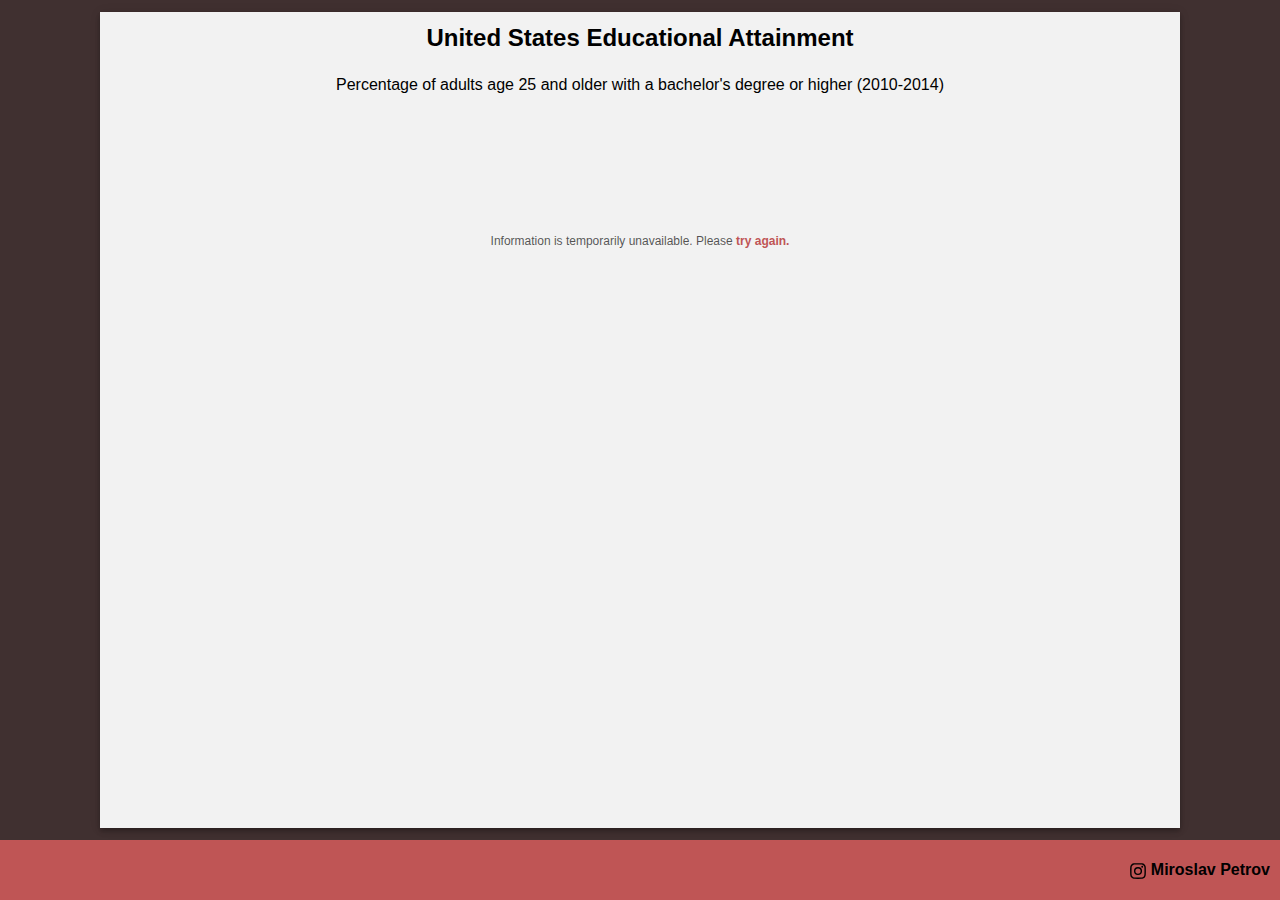
<file: projects/choropleth_map/index.html>
<!doctype html><html lang="en"><head><meta charset="utf-8"/><link rel="icon" href="/favicon.ico"/><meta name="viewport" content="width=device-width,initial-scale=1"/><meta name="theme-color" content="#000000"/><meta name="Choropleth map" content="Choropleth map"/><link rel="apple-touch-icon" href="logo192.png"/><link rel="manifest" href="manifest.json"/><title>Choropleth map</title><link href="static/css/main.e4254463.chunk.css" rel="stylesheet"></head><body><noscript>You need to enable JavaScript to run this app.</noscript><div id="root"></div><script>!function(e){function r(r){for(var n,l,p=r[0],a=r[1],f=r[2],c=0,s=[];c<p.length;c++)l=p[c],Object.prototype.hasOwnProperty.call(o,l)&&o[l]&&s.push(o[l][0]),o[l]=0;for(n in a)Object.prototype.hasOwnProperty.call(a,n)&&(e[n]=a[n]);for(i&&i(r);s.length;)s.shift()();return u.push.apply(u,f||[]),t()}function t(){for(var e,r=0;r<u.length;r++){for(var t=u[r],n=!0,p=1;p<t.length;p++){var a=t[p];0!==o[a]&&(n=!1)}n&&(u.splice(r--,1),e=l(l.s=t[0]))}return e}var n={},o={1:0},u=[];function l(r){if(n[r])return n[r].exports;var t=n[r]={i:r,l:!1,exports:{}};return e[r].call(t.exports,t,t.exports,l),t.l=!0,t.exports}l.m=e,l.c=n,l.d=function(e,r,t){l.o(e,r)||Object.defineProperty(e,r,{enumerable:!0,get:t})},l.r=function(e){"undefined"!=typeof Symbol&&Symbol.toStringTag&&Object.defineProperty(e,Symbol.toStringTag,{value:"Module"}),Object.defineProperty(e,"__esModule",{value:!0})},l.t=function(e,r){if(1&r&&(e=l(e)),8&r)return e;if(4&r&&"object"==typeof e&&e&&e.__esModule)return e;var t=Object.create(null);if(l.r(t),Object.defineProperty(t,"default",{enumerable:!0,value:e}),2&r&&"string"!=typeof e)for(var n in e)l.d(t,n,function(r){return e[r]}.bind(null,n));return t},l.n=function(e){var r=e&&e.__esModule?function(){return e.default}:function(){return e};return l.d(r,"a",r),r},l.o=function(e,r){return Object.prototype.hasOwnProperty.call(e,r)},l.p="/";var p=this["webpackJsonpchoropleth-map"]=this["webpackJsonpchoropleth-map"]||[],a=p.push.bind(p);p.push=r,p=p.slice();for(var f=0;f<p.length;f++)r(p[f]);var i=a;t()}([])</script><script src="static/js/2.9a034b80.chunk.js"></script><script src="static/js/main.2dda7d79.chunk.js"></script></body></html>
</file>
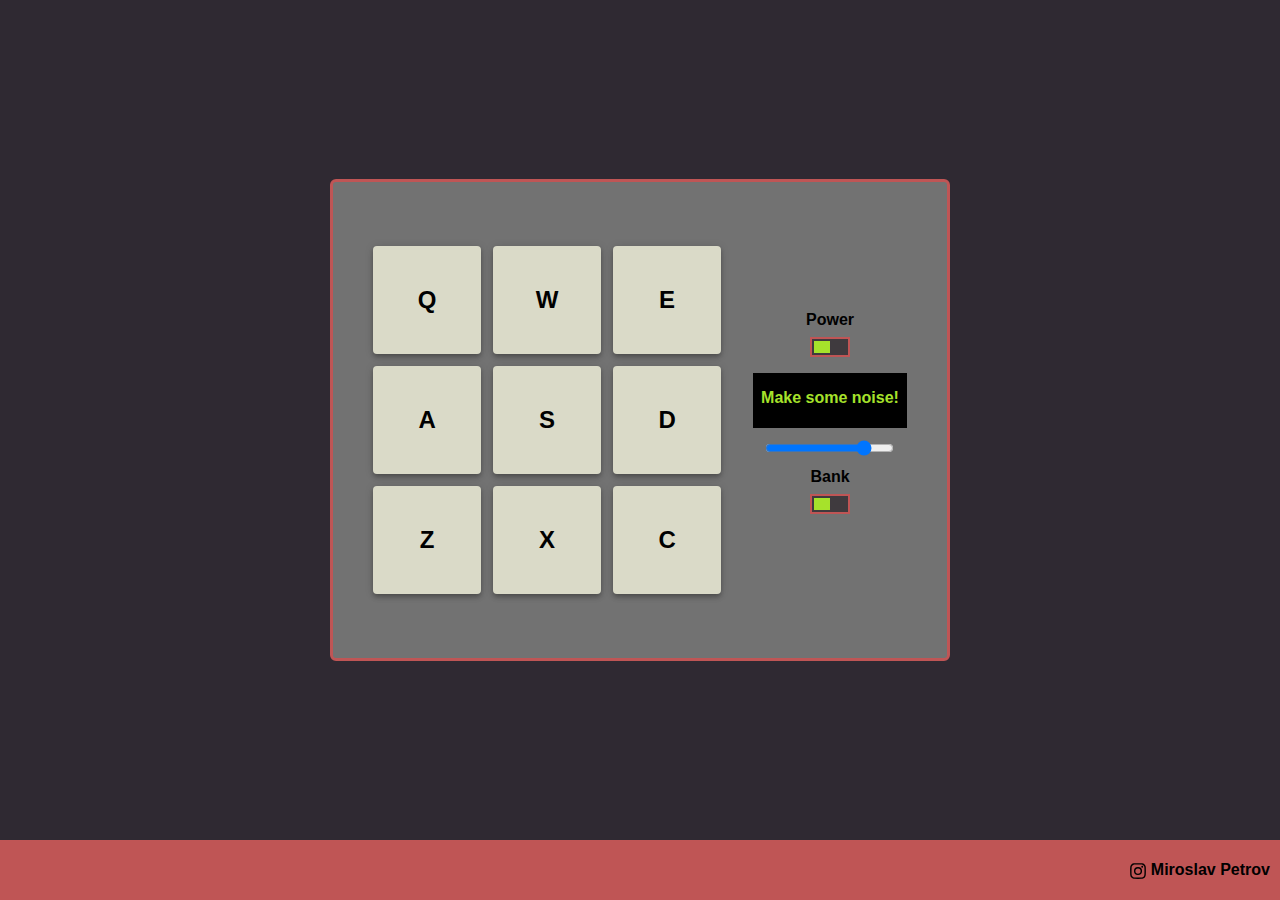
<file: projects/drum_machine/index.html>
<!doctype html><html lang="en"><head><meta charset="utf-8"/><link rel="icon" href="/favicon.ico"/><meta name="viewport" content="width=device-width,initial-scale=1"/><link rel="apple-touch-icon" href="logo192.png"/><meta name="Drum Machine" content="Portfolio project"/><link rel="manifest" href="manifest.json"/><title>Drum Machine</title><link href="static/css/main.622e2125.chunk.css" rel="stylesheet"></head><body><noscript>You need to enable JavaScript to run this app.</noscript><div id="root"></div><script>!function(e){function r(r){for(var n,i,a=r[0],c=r[1],l=r[2],s=0,p=[];s<a.length;s++)i=a[s],Object.prototype.hasOwnProperty.call(o,i)&&o[i]&&p.push(o[i][0]),o[i]=0;for(n in c)Object.prototype.hasOwnProperty.call(c,n)&&(e[n]=c[n]);for(f&&f(r);p.length;)p.shift()();return u.push.apply(u,l||[]),t()}function t(){for(var e,r=0;r<u.length;r++){for(var t=u[r],n=!0,a=1;a<t.length;a++){var c=t[a];0!==o[c]&&(n=!1)}n&&(u.splice(r--,1),e=i(i.s=t[0]))}return e}var n={},o={1:0},u=[];function i(r){if(n[r])return n[r].exports;var t=n[r]={i:r,l:!1,exports:{}};return e[r].call(t.exports,t,t.exports,i),t.l=!0,t.exports}i.e=function(e){var r=[],t=o[e];if(0!==t)if(t)r.push(t[2]);else{var n=new Promise((function(r,n){t=o[e]=[r,n]}));r.push(t[2]=n);var u,a=document.createElement("script");a.charset="utf-8",a.timeout=120,i.nc&&a.setAttribute("nonce",i.nc),a.src=function(e){return i.p+"static/js/"+({}[e]||e)+"."+{3:"63f0072b"}[e]+".chunk.js"}(e);var c=new Error;u=function(r){a.onerror=a.onload=null,clearTimeout(l);var t=o[e];if(0!==t){if(t){var n=r&&("load"===r.type?"missing":r.type),u=r&&r.target&&r.target.src;c.message="Loading chunk "+e+" failed.\n("+n+": "+u+")",c.name="ChunkLoadError",c.type=n,c.request=u,t[1](c)}o[e]=void 0}};var l=setTimeout((function(){u({type:"timeout",target:a})}),12e4);a.onerror=a.onload=u,document.head.appendChild(a)}return Promise.all(r)},i.m=e,i.c=n,i.d=function(e,r,t){i.o(e,r)||Object.defineProperty(e,r,{enumerable:!0,get:t})},i.r=function(e){"undefined"!=typeof Symbol&&Symbol.toStringTag&&Object.defineProperty(e,Symbol.toStringTag,{value:"Module"}),Object.defineProperty(e,"__esModule",{value:!0})},i.t=function(e,r){if(1&r&&(e=i(e)),8&r)return e;if(4&r&&"object"==typeof e&&e&&e.__esModule)return e;var t=Object.create(null);if(i.r(t),Object.defineProperty(t,"default",{enumerable:!0,value:e}),2&r&&"string"!=typeof e)for(var n in e)i.d(t,n,function(r){return e[r]}.bind(null,n));return t},i.n=function(e){var r=e&&e.__esModule?function(){return e.default}:function(){return e};return i.d(r,"a",r),r},i.o=function(e,r){return Object.prototype.hasOwnProperty.call(e,r)},i.p="/",i.oe=function(e){throw console.error(e),e};var a=this["webpackJsonpdrum-machine"]=this["webpackJsonpdrum-machine"]||[],c=a.push.bind(a);a.push=r,a=a.slice();for(var l=0;l<a.length;l++)r(a[l]);var f=c;t()}([])</script><script src="static/js/2.da08cdfd.chunk.js"></script><script src="static/js/main.7da255e2.chunk.js"></script></body></html>
</file>
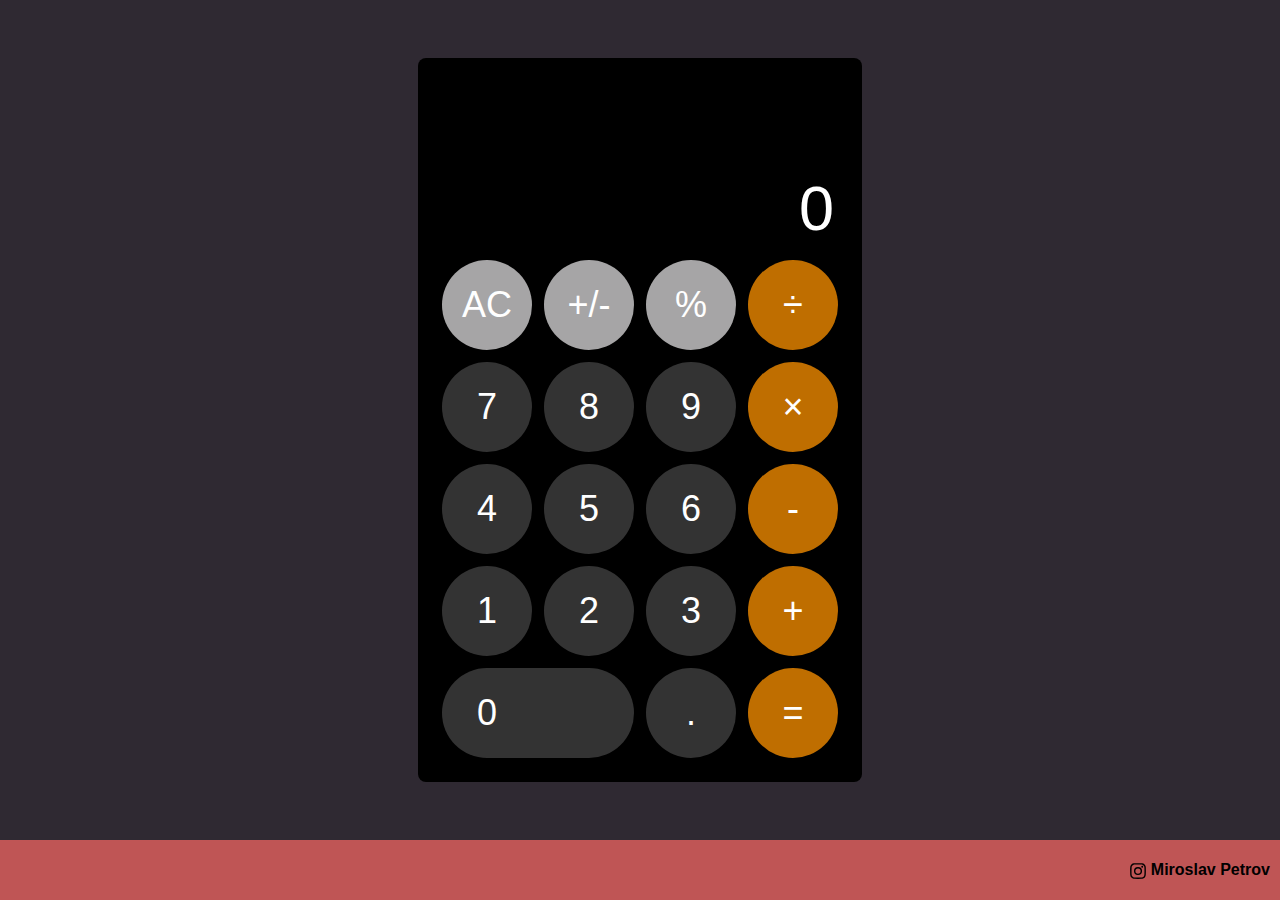
<file: projects/js_calculator/index.html>
<!doctype html><html lang="en"><head><meta charset="utf-8"/><link rel="icon" href="/favicon.ico"/><meta name="viewport" content="width=device-width,initial-scale=1"/><meta name="theme-color" content="#000000"/><meta name="JavaScript Calculator" content="JavaScript Calculator"/><link rel="apple-touch-icon" href="logo192.png"/><link rel="manifest" href="manifest.json"/><title>JavaScript Calculator</title><link href="static/css/main.dc77d225.chunk.css" rel="stylesheet"></head><body><noscript>You need to enable JavaScript to run this app.</noscript><div id="root"></div><script>!function(e){function r(r){for(var n,a,i=r[0],c=r[1],l=r[2],s=0,p=[];s<i.length;s++)a=i[s],Object.prototype.hasOwnProperty.call(o,a)&&o[a]&&p.push(o[a][0]),o[a]=0;for(n in c)Object.prototype.hasOwnProperty.call(c,n)&&(e[n]=c[n]);for(f&&f(r);p.length;)p.shift()();return u.push.apply(u,l||[]),t()}function t(){for(var e,r=0;r<u.length;r++){for(var t=u[r],n=!0,i=1;i<t.length;i++){var c=t[i];0!==o[c]&&(n=!1)}n&&(u.splice(r--,1),e=a(a.s=t[0]))}return e}var n={},o={1:0},u=[];function a(r){if(n[r])return n[r].exports;var t=n[r]={i:r,l:!1,exports:{}};return e[r].call(t.exports,t,t.exports,a),t.l=!0,t.exports}a.e=function(e){var r=[],t=o[e];if(0!==t)if(t)r.push(t[2]);else{var n=new Promise((function(r,n){t=o[e]=[r,n]}));r.push(t[2]=n);var u,i=document.createElement("script");i.charset="utf-8",i.timeout=120,a.nc&&i.setAttribute("nonce",a.nc),i.src=function(e){return a.p+"static/js/"+({}[e]||e)+"."+{3:"d315c769"}[e]+".chunk.js"}(e);var c=new Error;u=function(r){i.onerror=i.onload=null,clearTimeout(l);var t=o[e];if(0!==t){if(t){var n=r&&("load"===r.type?"missing":r.type),u=r&&r.target&&r.target.src;c.message="Loading chunk "+e+" failed.\n("+n+": "+u+")",c.name="ChunkLoadError",c.type=n,c.request=u,t[1](c)}o[e]=void 0}};var l=setTimeout((function(){u({type:"timeout",target:i})}),12e4);i.onerror=i.onload=u,document.head.appendChild(i)}return Promise.all(r)},a.m=e,a.c=n,a.d=function(e,r,t){a.o(e,r)||Object.defineProperty(e,r,{enumerable:!0,get:t})},a.r=function(e){"undefined"!=typeof Symbol&&Symbol.toStringTag&&Object.defineProperty(e,Symbol.toStringTag,{value:"Module"}),Object.defineProperty(e,"__esModule",{value:!0})},a.t=function(e,r){if(1&r&&(e=a(e)),8&r)return e;if(4&r&&"object"==typeof e&&e&&e.__esModule)return e;var t=Object.create(null);if(a.r(t),Object.defineProperty(t,"default",{enumerable:!0,value:e}),2&r&&"string"!=typeof e)for(var n in e)a.d(t,n,function(r){return e[r]}.bind(null,n));return t},a.n=function(e){var r=e&&e.__esModule?function(){return e.default}:function(){return e};return a.d(r,"a",r),r},a.o=function(e,r){return Object.prototype.hasOwnProperty.call(e,r)},a.p="/",a.oe=function(e){throw console.error(e),e};var i=this["webpackJsonpjs-calculator"]=this["webpackJsonpjs-calculator"]||[],c=i.push.bind(i);i.push=r,i=i.slice();for(var l=0;l<i.length;l++)r(i[l]);var f=c;t()}([])</script><script src="static/js/2.73c5aabb.chunk.js"></script><script src="static/js/main.9f3fcea6.chunk.js"></script></body></html>
</file>
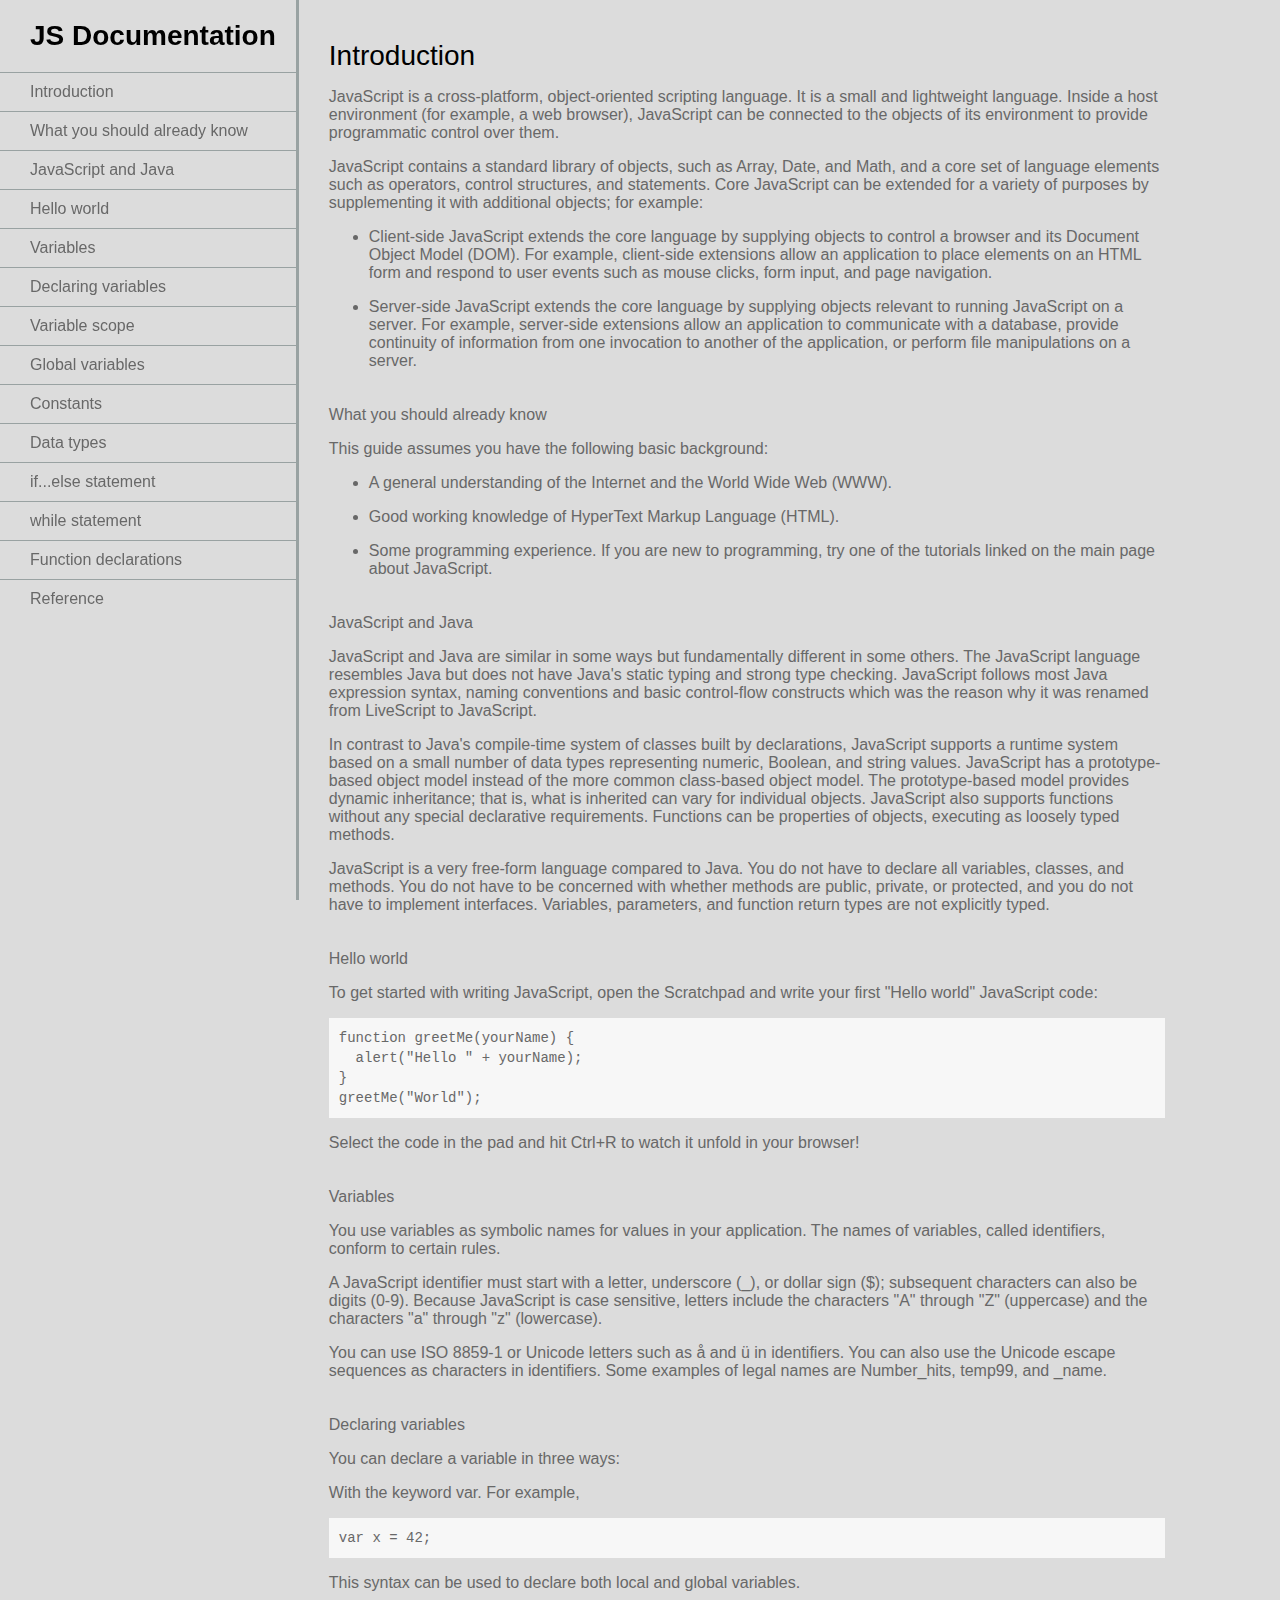
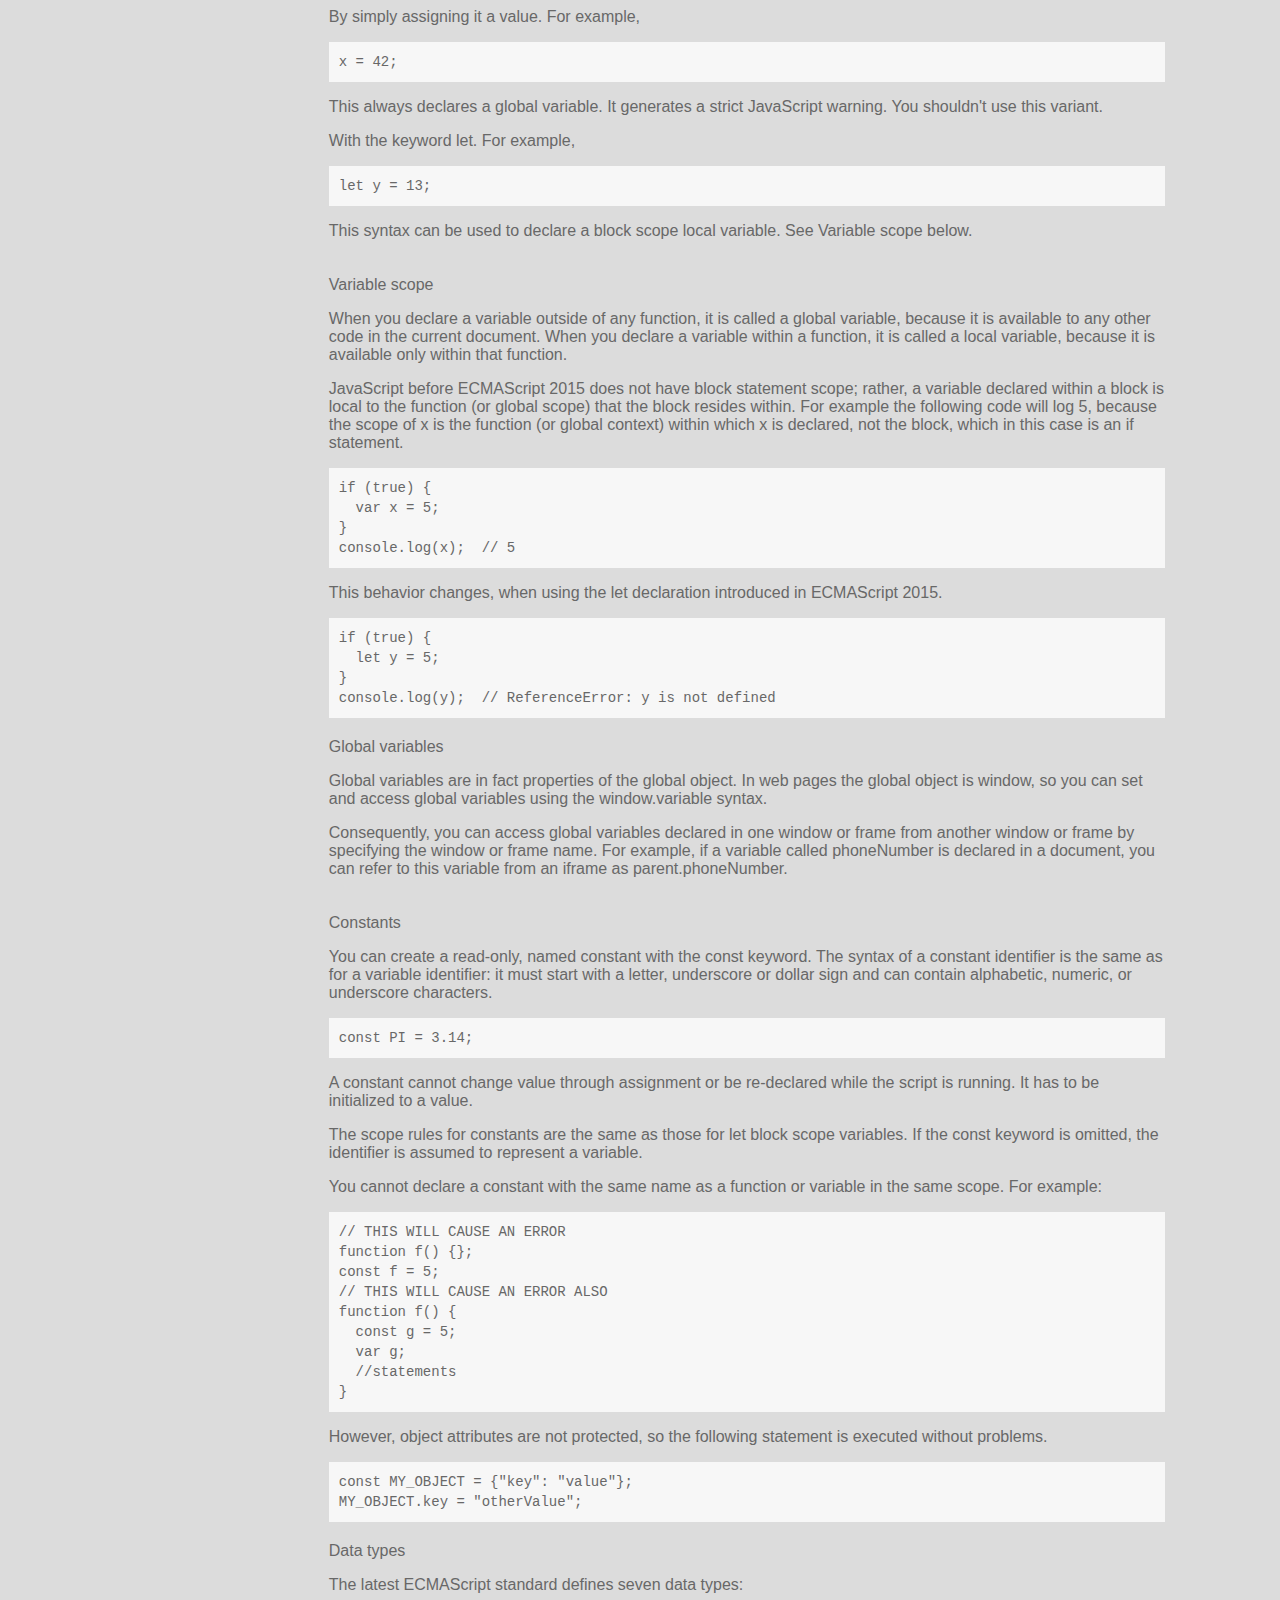
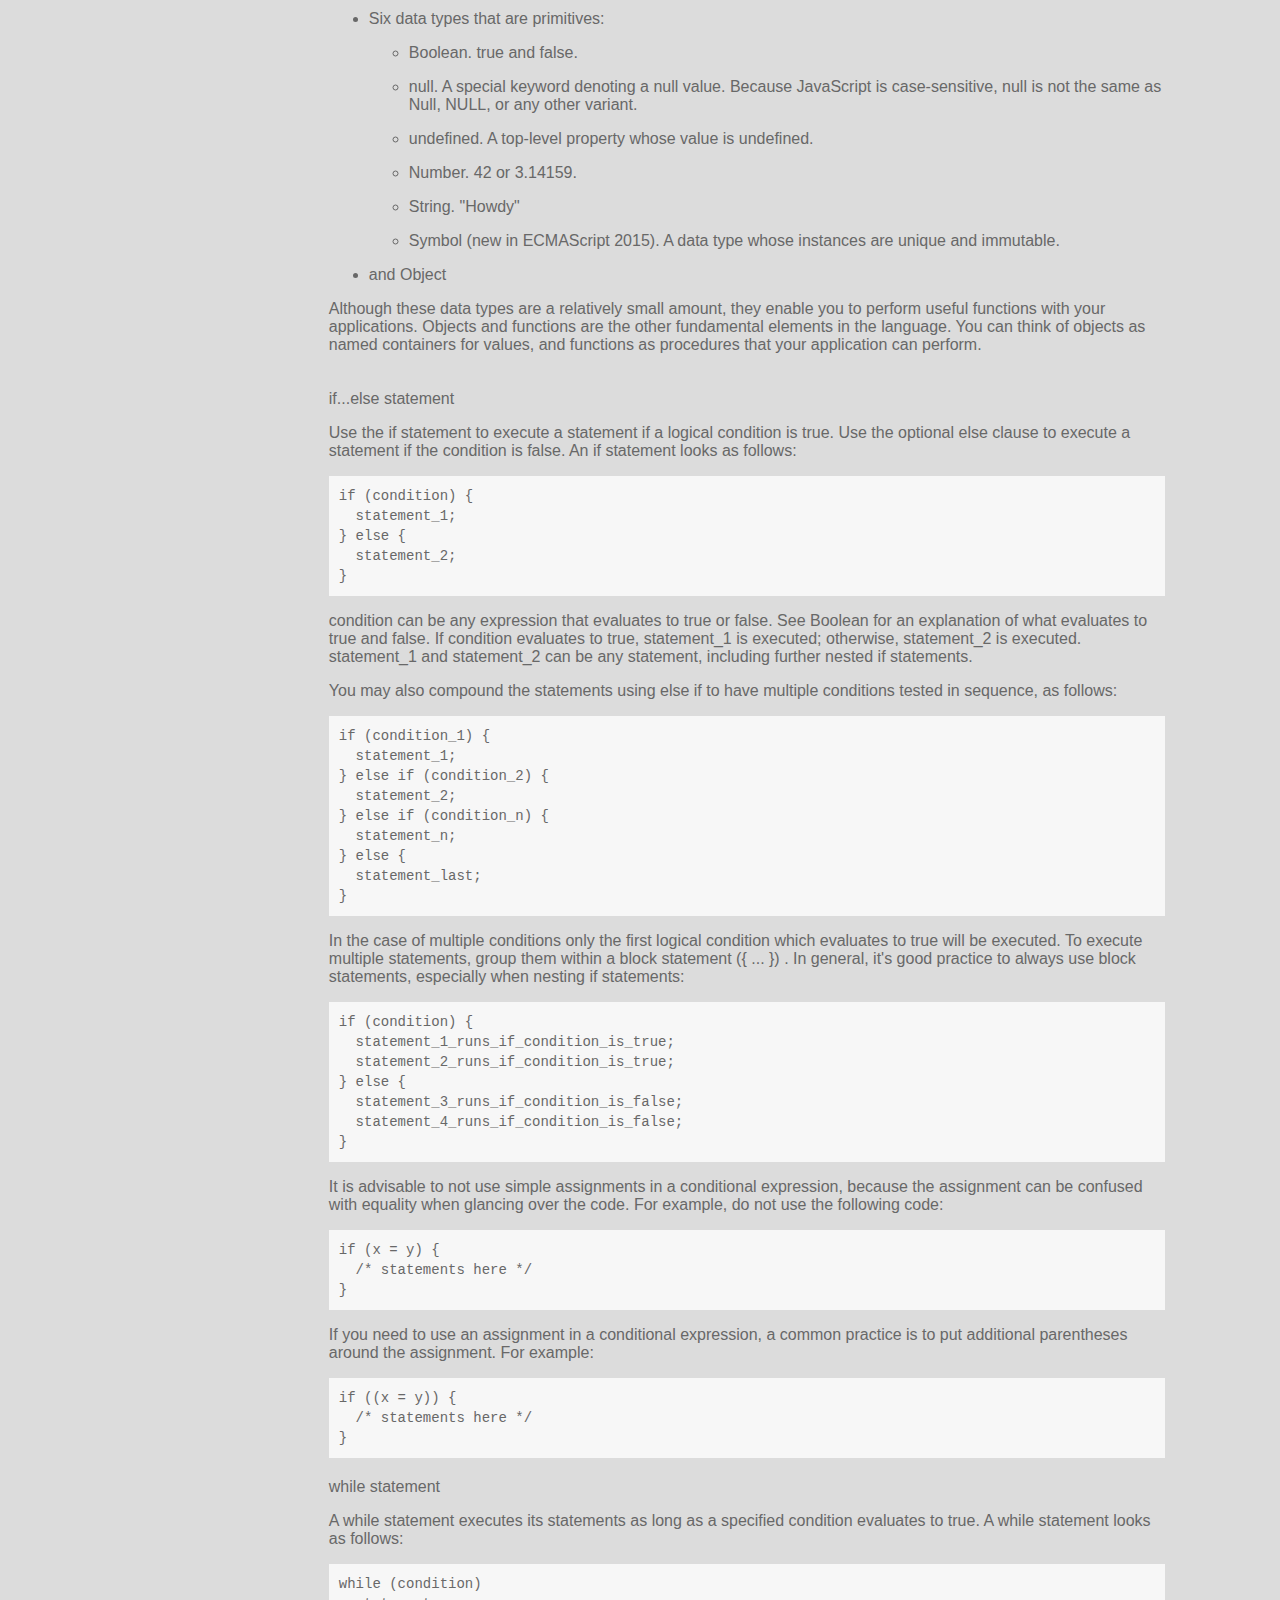
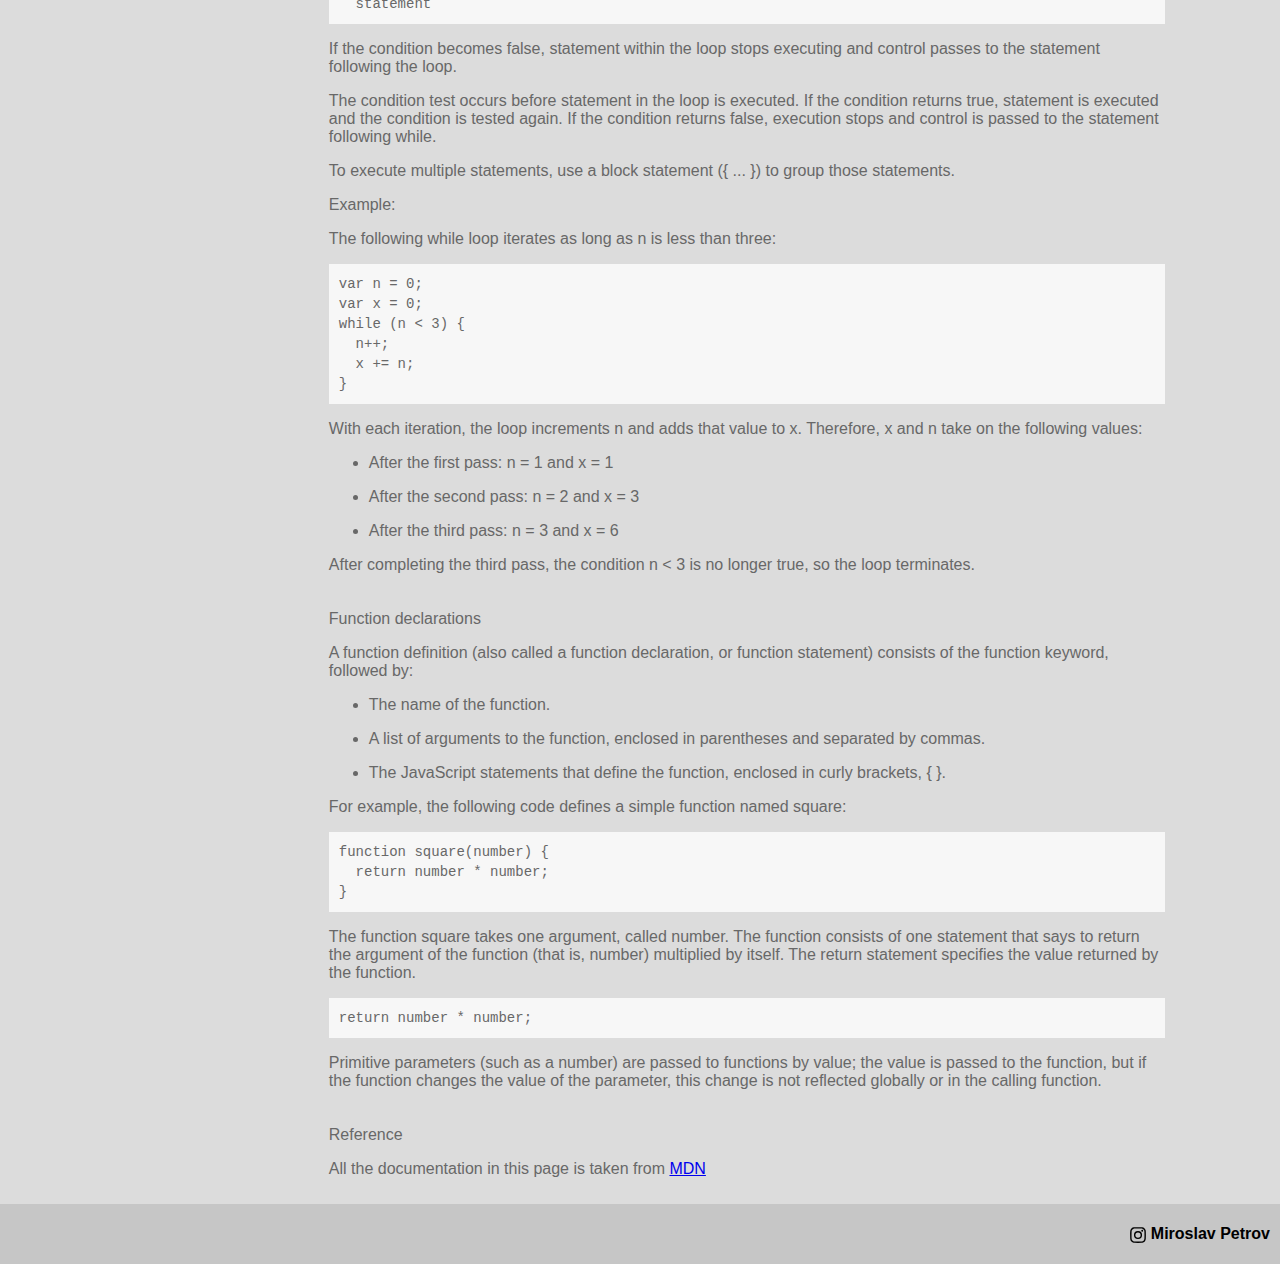
<file: projects/technical_documentation_page/index.html>
﻿<!DOCTYPE html>
<html lang="en">
<head>
	<meta charset="UTF-8">
	<meta name="viewport" content="width=device-width, user-scalable=no, initial-scale=1, maximum-scale=1.0, minimum-scale=1.0">
	<style type="text/css">html{min-width:240px;margin:0;padding:0;font-family:helvetica;scroll-behavior:smooth;background-color:#dcdcdc}body{margin:0;padding:0}main{display:flex}.nav{height:100vh;position:sticky;top:0;overflow:auto;border-right:3px solid #99a2a2}.nav__header{padding:20px 20px 20px 30px;margin:0;font-size:28px}.nav_link{display:block;padding:10px 0 10px 30px;border-top:1px solid #99a2a2;text-decoration:none;color:#686868}.content{max-width:70%;padding:30px 30px 0 30px;box-sizing:border-box}.section{padding:10px 0;font-size:16px;color:#686868}.section__header{color:#000;font-size:28px;font-weight:400}li{margin:16px auto 16px auto}code{display:block;padding:10px;overflow-x:auto;background-color:#f7f7f7;line-height:20px;font-size:14px;white-space:pre}footer{width:100%;height:60px;padding:0 10px;display:flex;justify-content:flex-end;align-items:center;background-color:#c6c6c6;box-sizing:border-box;white-space:pre-wrap}.footer__link{text-decoration:none;color:#000;font-weight:600}@media (max-width:768px){main{flex-direction:column}.nav{height:300px;position:static;border-right:none;border-bottom:3px solid #99a2a2}.content{max-width:unset;width:100%;padding:30px 10px;margin:auto}}</style>
</head>
<body>
	<main>
		<nav class="nav">
			<h1 class="nav__header">
				JS Documentation
			</h1>
			<a href="#Introduction" class="nav_link">Introduction</a>
			<a href="#What_you_should_already_know" class="nav_link">What you should already know</a>
			<a href="#JavaScript_and_Java" class="nav_link">JavaScript and Java</a>
			<a href="#Hello_world" class="nav_link">Hello world</a>
			<a href="#Variables" class="nav_link">Variables</a>
			<a href="#Declaring_variables" class="nav_link">Declaring variables</a>
			<a href="#Variable_scope" class="nav_link">Variable scope</a>
			<a href="#Global_variables" class="nav_link">Global variables</a>
			<a href="#Constants" class="nav_link">Constants</a>
			<a href="#Data_types" class="nav_link">Data types</a>
			<a href="#if...else_statement" class="nav_link">if...else statement</a>
			<a href="#while_statement" class="nav_link">while statement</a>
			<a href="#Function_declarations" class="nav_link">Function declarations</a>
			<a href="#Reference" class="nav_link">Reference</a>
		</nav>
		<section class="content">
			<section class="section" id="Introduction">
				<header class="section__header">
					Introduction
				</header>
				<p>
					JavaScript is a cross-platform, object-oriented scripting language. It is a small and lightweight language. Inside a host environment (for example, a web browser), JavaScript can be connected to the objects of its environment to provide programmatic control over them.
				</p>
				<p>
					JavaScript contains a standard library of objects, such as Array, Date, and Math, and a core set of language elements such as operators, control structures, and statements. Core JavaScript can be extended for a variety of purposes by supplementing it with additional objects; for example:
				</p>
				<ul>
					<li>
						Client-side JavaScript extends the core language by supplying objects to control a browser and its Document Object Model (DOM). For example, client-side extensions allow an application to place elements on an HTML form and respond to user events such as mouse clicks, form input, and page navigation.
					</li>
					<li>
						Server-side JavaScript extends the core language by supplying objects relevant to running JavaScript on a server. For example, server-side extensions allow an application to communicate with a database, provide continuity of information from one invocation to another of the application, or perform file manipulations on a server.
					</li>
				</ul>
			</section>
			<section class="section" id="What_you_should_already_know">
				<header>
					What you should already know
				</header>
				<p>
					This guide assumes you have the following basic background:
				</p>
				<ul>
					<li>
						A general understanding of the Internet and the World Wide Web (WWW).
					</li>
					<li>
						Good working knowledge of HyperText Markup Language (HTML).
					</li>
					<li>
						Some programming experience. If you are new to programming, try one of the tutorials linked on the main page about JavaScript.
					</li>
				</ul>
			</section>
			<section class="section" id="JavaScript_and_Java">
				<header>
					JavaScript and Java
				</header>
				<p>
					JavaScript and Java are similar in some ways but fundamentally different in some others. The JavaScript language resembles Java but does not have Java's static typing and strong type checking. JavaScript follows most Java expression syntax, naming conventions and basic control-flow constructs which was the reason why it was renamed from LiveScript to JavaScript.
				</p>
				<p>
					In contrast to Java's compile-time system of classes built by declarations, JavaScript supports a runtime system based on a small number of data types representing numeric, Boolean, and string values. JavaScript has a prototype-based object model instead of the more common class-based object model. The prototype-based model provides dynamic inheritance; that is, what is inherited can vary for individual objects. JavaScript also supports functions without any special declarative requirements. Functions can be properties of objects, executing as loosely typed methods.
				</p>
				<p>
					JavaScript is a very free-form language compared to Java. You do not have to declare all variables, classes, and methods. You do not have to be concerned with whether methods are public, private, or protected, and you do not have to implement interfaces. Variables, parameters, and function return types are not explicitly typed.
				</p>
			</section>
			<section class="section" id="Hello_world">
				<header>
					Hello world
				</header>
				<p>
					To get started with writing JavaScript, open the Scratchpad and write your first "Hello world" JavaScript code: 
				</p>
				<code>function greetMe(yourName) {<br>  alert("Hello " + yourName);<br>}<br>greetMe("World");</code>
				<p>Select the code in the pad and hit Ctrl+R to watch it unfold in your browser! 
				</p>
			</section>
			<section class="section" id="Variables">
				<header>
					Variables
				</header>
				<p>
					You use variables as symbolic names for values in your application. The names of variables, called identifiers, conform to certain rules. 
				</p>
				<p>
					A JavaScript identifier must start with a letter, underscore (_), or dollar sign ($); subsequent characters can also be digits (0-9). Because JavaScript is case sensitive, letters include the characters "A" through "Z" (uppercase) and the characters "a" through "z" (lowercase). 
				</p>
				<p>
					You can use ISO 8859-1 or Unicode letters such as å and ü in identifiers. You can also use the Unicode escape sequences as characters in identifiers. Some examples of legal names are Number_hits, temp99, and _name. 
				</p>
			</section>
			<section class="section" id="Declaring_variables">
				<header>
					Declaring variables
				</header>
				<p>
					You can declare a variable in three ways: 
				</p>
				<p>
					With the keyword var. For example, 
				</p>
				<code>var x = 42;</code>
				<p>
					This syntax can be used to declare both local and global variables. 
				</p>
				<p>
					By simply assigning it a value. For example, 
				</p>
				<code>x = 42;</code>
				<p>
					This always declares a global variable. It generates a strict JavaScript warning. You shouldn't use this variant. 
				</p>
				<p>
					With the keyword let. For example,
				</p>
				<code>let y = 13;</code>
				<p>
					This syntax can be used to declare a block scope local variable. See Variable scope below. 
				</p>
			</section>
			<section class="section" id="Variable_scope">
				<header>
					Variable scope
				</header>
				<p>
					When you declare a variable outside of any function, it is called a global variable, because it is available to any other code in the current document. When you declare a variable within a function, it is called a local variable, because it is available only within that function.
				</p>
				<p>
					JavaScript before ECMAScript 2015 does not have block statement scope; rather, a variable declared within a block is local to the function (or global scope) that the block resides within. For example the following code will log 5, because the scope of x is the function (or global context) within which x is declared, not the block, which in this case is an if statement. 
				</p>
				
				<code>if (true) {<br>  var x = 5;<br>}<br>console.log(x);  // 5</code>
				<p>
					This behavior changes, when using the let declaration introduced in ECMAScript 2015.			 
				</p>
				<code>if (true) {<br>  let y = 5;<br>}<br>console.log(y);  // ReferenceError: y is not defined</code>
			</section>
			<section class="section" id="Global_variables">
				<header>
					Global variables
				</header>
				<p>
					Global variables are in fact properties of the global object. In web pages the global object is window, so you can set and access global variables using the window.variable syntax. 
				</p>
				<p>
					Consequently, you can access global variables declared in one window or frame from another window or frame by specifying the window or frame name. For example, if a variable called phoneNumber is declared in a document, you can refer to this variable from an iframe as parent.phoneNumber.			 
				</p>
			</section>
			<section class="section" id="Constants">
				<header>
					Constants
				</header>
				<p>
					You can create a read-only, named constant with the const keyword. The syntax of a constant identifier is the same as for a variable identifier: it must start with a letter, underscore or dollar sign and can contain alphabetic, numeric, or underscore characters. 
				</p>
				<code>const PI = 3.14;</code>
				<p>
					A constant cannot change value through assignment or be re-declared while the script is running. It has to be initialized to a value. 
				</p>
				<p>
					The scope rules for constants are the same as those for let block scope variables. If the const keyword is omitted, the identifier is assumed to represent a variable.
				</p>
				<p>
					You cannot declare a constant with the same name as a function or variable in the same scope. For example:
				</p>
				<code>// THIS WILL CAUSE AN ERROR<br>function f() {};<br>const f = 5;<br>// THIS WILL CAUSE AN ERROR ALSO<br>function f() {<br>  const g = 5;<br>  var g;<br>  //statements<br>}</code>
				<p>
					However, object attributes are not protected, so the following statement is executed without problems.
				</p>
				<code>const MY_OBJECT = {"key": "value"};<br>MY_OBJECT.key = "otherValue";</code>
			</section>
			<section class="section" id="Data_types">
				<header>
					Data types
				</header>
				<p>
					The latest ECMAScript standard defines seven data types:
				</p>
				<ul>
					<li>
						Six data types that are primitives:
					</li>
					<ul>
					<li>
						Boolean. true and false.
					</li>
					<li>
						null. A special keyword denoting a null value. Because JavaScript is case-sensitive, null is not the same as Null, NULL, or any other variant.
					</li>
					<li>
						undefined. A top-level property whose value is undefined.
					</li>
					<li>
						Number. 42 or 3.14159.
					</li>
					<li>
						String. "Howdy"
					</li>
					<li>
						Symbol (new in ECMAScript 2015). A data type whose instances are unique and immutable.
					</li>
					</ul>
					<li>
						and Object
					</li>
				</ul>
				<p>
					Although these data types are a relatively small amount, they enable you to perform useful functions with your applications. Objects and functions are the other fundamental elements in the language. You can think of objects as named containers for values, and functions as procedures that your application can perform. 
				</p>
			</section>
			<section class="section" id="if...else_statement">
				<header>
					if...else statement
				</header>
				<p>
					Use the if statement to execute a statement if a logical condition is true. Use the optional else clause to execute a statement if the condition is false. An if statement looks as follows: 
				</p>
				<code>if (condition) {<br>  statement_1;<br>} else {<br>  statement_2;<br>}</code>
				<p>
					condition can be any expression that evaluates to true or false. See Boolean for an explanation of what evaluates to true and false. If condition evaluates to true, statement_1 is executed; otherwise, statement_2 is executed. statement_1 and statement_2 can be any statement, including further nested if statements. 
				</p>
				<p>
					You may also compound the statements using else if to have multiple conditions tested in sequence, as follows: 
				</p>
				<code>if (condition_1) {<br>  statement_1;<br>} else if (condition_2) {<br>  statement_2;<br>} else if (condition_n) {<br>  statement_n;<br>} else {<br>  statement_last;<br>}</code>
				<p>
					In the case of multiple conditions only the first logical condition which evaluates to true will be executed. To execute multiple statements, group them within a block statement ({ ... }) . In general, it's good practice to always use block statements, especially when nesting if statements: 
				</p>			
				<code>if (condition) {<br>  statement_1_runs_if_condition_is_true;<br>  statement_2_runs_if_condition_is_true;<br>} else {<br>  statement_3_runs_if_condition_is_false;<br>  statement_4_runs_if_condition_is_false;<br>}</code>
				<p>
					It is advisable to not use simple assignments in a conditional expression, because the assignment can be confused with equality when glancing over the code. For example, do not use the following code: 
				</p>			
				<code>if (x = y) {<br>  /* statements here */<br>}</code>
				<p>
					If you need to use an assignment in a conditional expression, a common practice is to put additional parentheses around the assignment. For example:  
				</p>			
				<code>if ((x = y)) {<br>  /* statements here */<br>}</code>			
			</section>
			<section class="section" id="while_statement">
				<header>
					while statement
				</header>
				<p>
					A while statement executes its statements as long as a specified condition evaluates to true. A while statement looks as follows: 	 
				</p>
				<code>while (condition)<br>  statement</code>
				<p>
					If the condition becomes false, statement within the loop stops executing and control passes to the statement following the loop. 
				</p>
				<p>
					The condition test occurs before statement in the loop is executed. If the condition returns true, statement is executed and the condition is tested again. If the condition returns false, execution stops and control is passed to the statement following while. 
				</p>
				<p>
					To execute multiple statements, use a block statement ({ ... }) to group those statements.
				</p>
				<p>
					Example:  
				</p>
				<p>
					The following while loop iterates as long as n is less than three: 
				</p>
				<code>var n = 0;<br>var x = 0;<br>while (n < 3) {<br>  n++;<br>  x += n;<br>}</code>
				<p>
					With each iteration, the loop increments n and adds that value to x. Therefore, x and n take on the following values: 
				</p>
				<ul>
					<li>
						After the first pass: n = 1 and x = 1	
					</li>
					<li>
						After the second pass: n = 2 and x = 3	
					</li>
					<li>
						After the third pass: n = 3 and x = 6	
					</li>
				</ul>
				<p>
					After completing the third pass, the condition n < 3 is no longer true, so the loop terminates.
				</p>			
			</section>
			<section class="section" id="Function_declarations">
				<header>
					Function declarations
				</header>
				<p>
					A function definition (also called a function declaration, or function statement) consists of the function keyword, followed by:	 
				</p>
				<ul>
					<li>
						The name of the function.
					</li>
					<li>
						A list of arguments to the function, enclosed in parentheses and separated by commas.
					</li>
					<li>
						The JavaScript statements that define the function, enclosed in curly brackets, { }.
					</li>
				</ul>
				<p>
					For example, the following code defines a simple function named square: 
				</p>
				<code>function square(number) {<br>  return number * number;<br>}</code>
				<p>
					The function square takes one argument, called number. The function consists of one statement that says to return the argument of the function (that is, number) multiplied by itself. The return statement specifies the value returned by the function.  
				</p>			
				<code>return number * number;</code>
				<p>
					Primitive parameters (such as a number) are passed to functions by value; the value is passed to the function, but if the function changes the value of the parameter, this change is not reflected globally or in the calling function. 
				</p>			
			</section>
			<section class="section" id="Reference">
				<header>
					Reference	
				</header>
				<p>
					All the documentation in this page is taken from <a href="https://developer.mozilla.org/en-US/docs/Web/JavaScript/Guide" target="_blank" rel="noopener noreferrer">MDN</a>
				</p>
			</section>
		</section>
	</main>
	<footer>
		<a class="footer__link" href="https://www.instagram.com/miroslavpetrov_/" target="_blank" rel="noopener noreferrer"><svg xmlns="http://www.w3.org/2000/svg" viewBox="0 0 512 512" style="vertical-align: middle; width: 16px;">
				<path d="M256 49c67 0 75 1 102 2 24 1 38 5 47 9a78 78 0 0129 18 78 78 0 0118 29c4 9 8 23 9 47 1 27 2 35 2 102l-2 102c-1 24-5 38-9 47a83 83 0 01-47 47c-9 4-23 8-47 9-27 1-35 2-102 2l-102-2c-24-1-38-5-47-9a78 78 0 01-29-18 78 78 0 01-18-29c-4-9-8-23-9-47-1-27-2-35-2-102l2-102c1-24 5-38 9-47a78 78 0 0118-29 78 78 0 0129-18c9-4 23-8 47-9 27-1 35-2 102-2m0-45c-68 0-77 0-104 2-27 1-45 5-61 11a123 123 0 00-45 29 123 123 0 00-29 45c-6 16-10 34-11 61-2 27-2 36-2 104l2 104c1 27 5 45 11 61a123 123 0 0029 45 123 123 0 0045 29c16 6 34 10 61 11a1796 1796 0 00208 0c27-1 45-5 61-11a129 129 0 0074-74c6-16 10-34 11-61 2-27 2-36 2-104l-2-104c-1-27-5-45-11-61a123 123 0 00-29-45 123 123 0 00-45-29c-16-6-34-10-61-11-27-2-36-2-104-2z"></path>
				<path d="M256 127a129 129 0 10129 129 129 129 0 00-129-129zm0 213a84 84 0 1184-84 84 84 0 01-84 84z"></path>
				<circle cx="390.5" cy="121.5" r="30.2"></circle>
			</svg> Miroslav Petrov</a>
	</footer>
</body>
</html>
</file>
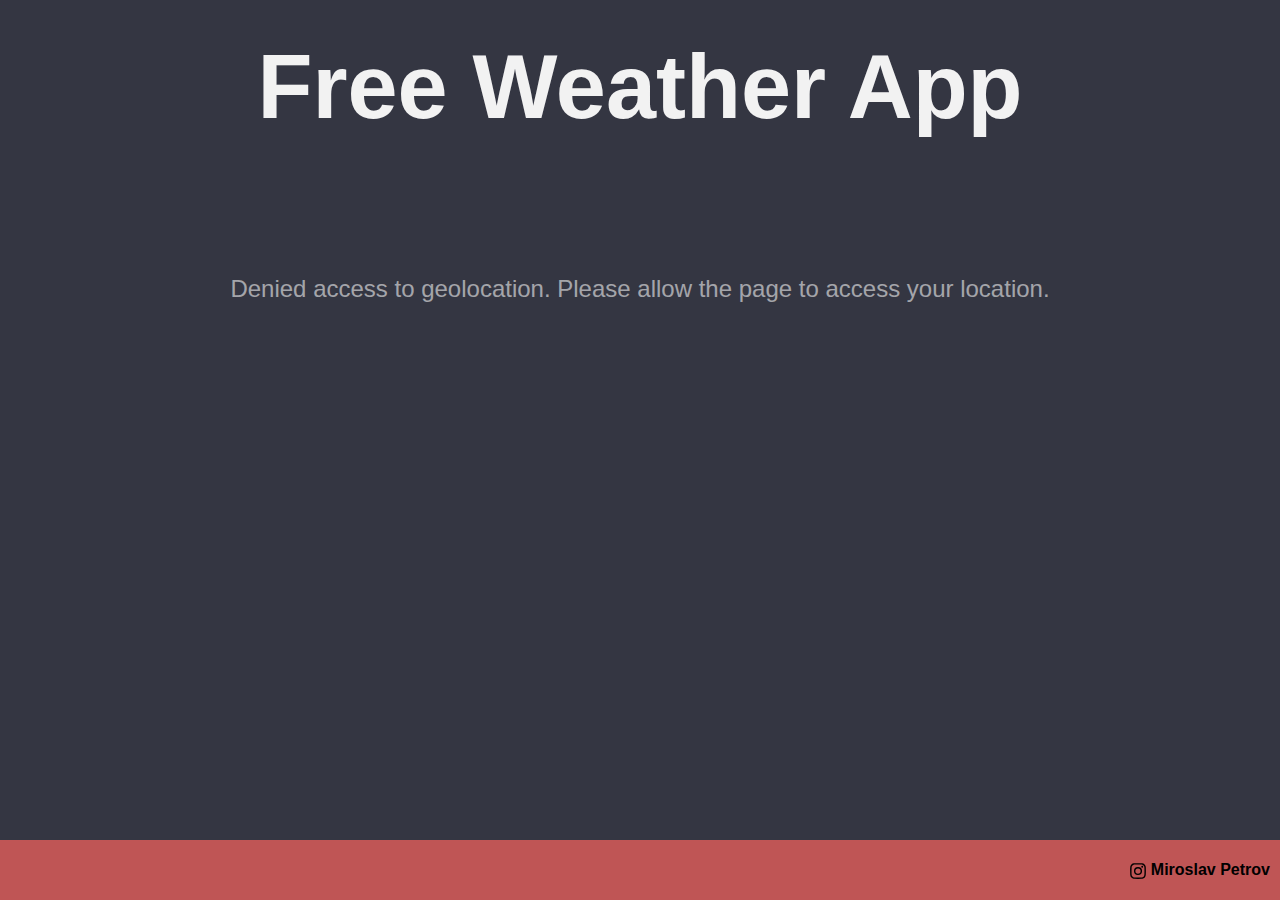
<file: projects/weather_app/index.html>
<!doctype html><html lang="en"><head><meta charset="utf-8"/><link rel="icon" href="/favicon.ico"/><meta name="viewport" content="width=device-width,initial-scale=1"/><meta name="theme-color" content="#000000"/><meta name="Weather Application" content="Weather Application"/><link rel="apple-touch-icon" href="logo192.png"/><link rel="manifest" href="manifest.json"/><title>Weather App</title><link href="static/css/main.53c875fe.chunk.css" rel="stylesheet"></head><body><noscript>You need to enable JavaScript to run this app.</noscript><div id="root"></div><script>!function(e){function r(r){for(var n,a,p=r[0],l=r[1],f=r[2],c=0,s=[];c<p.length;c++)a=p[c],Object.prototype.hasOwnProperty.call(o,a)&&o[a]&&s.push(o[a][0]),o[a]=0;for(n in l)Object.prototype.hasOwnProperty.call(l,n)&&(e[n]=l[n]);for(i&&i(r);s.length;)s.shift()();return u.push.apply(u,f||[]),t()}function t(){for(var e,r=0;r<u.length;r++){for(var t=u[r],n=!0,p=1;p<t.length;p++){var l=t[p];0!==o[l]&&(n=!1)}n&&(u.splice(r--,1),e=a(a.s=t[0]))}return e}var n={},o={1:0},u=[];function a(r){if(n[r])return n[r].exports;var t=n[r]={i:r,l:!1,exports:{}};return e[r].call(t.exports,t,t.exports,a),t.l=!0,t.exports}a.m=e,a.c=n,a.d=function(e,r,t){a.o(e,r)||Object.defineProperty(e,r,{enumerable:!0,get:t})},a.r=function(e){"undefined"!=typeof Symbol&&Symbol.toStringTag&&Object.defineProperty(e,Symbol.toStringTag,{value:"Module"}),Object.defineProperty(e,"__esModule",{value:!0})},a.t=function(e,r){if(1&r&&(e=a(e)),8&r)return e;if(4&r&&"object"==typeof e&&e&&e.__esModule)return e;var t=Object.create(null);if(a.r(t),Object.defineProperty(t,"default",{enumerable:!0,value:e}),2&r&&"string"!=typeof e)for(var n in e)a.d(t,n,function(r){return e[r]}.bind(null,n));return t},a.n=function(e){var r=e&&e.__esModule?function(){return e.default}:function(){return e};return a.d(r,"a",r),r},a.o=function(e,r){return Object.prototype.hasOwnProperty.call(e,r)},a.p="/";var p=this["webpackJsonpweather-app"]=this["webpackJsonpweather-app"]||[],l=p.push.bind(p);p.push=r,p=p.slice();for(var f=0;f<p.length;f++)r(p[f]);var i=l;t()}([])</script><script src="static/js/2.cc689c0e.chunk.js"></script><script src="static/js/main.fe850453.chunk.js"></script></body></html>
</file>
<file: css/photoswipe.css>
/*! PhotoSwipe main CSS by Dmitry Semenov | photoswipe.com | MIT license */
/*
	Styles for basic PhotoSwipe functionality (sliding area, open/close transitions)
*/
/* pswp = photoswipe */
.pswp {
  display: none;
  position: absolute;
  width: 100%;
  height: 100%;
  left: 0;
  top: 0;
  overflow: hidden;
  -ms-touch-action: none;
  touch-action: none;
  z-index: 1500;
  -webkit-text-size-adjust: 100%;
  /* create separate layer, to avoid paint on window.onscroll in webkit/blink */
  -webkit-backface-visibility: hidden;
  outline: none; }
  .pswp * {
    -webkit-box-sizing: border-box;
            box-sizing: border-box; }
  .pswp img {
    max-width: none; }

/* style is added when JS option showHideOpacity is set to true */
.pswp--animate_opacity {
  /* 0.001, because opacity:0 doesn't trigger Paint action, which causes lag at start of transition */
  opacity: 0.001;
  will-change: opacity;
  /* for open/close transition */
  -webkit-transition: opacity 333ms cubic-bezier(0.4, 0, 0.22, 1);
          transition: opacity 333ms cubic-bezier(0.4, 0, 0.22, 1); }

.pswp--open {
  display: block; }

.pswp--zoom-allowed .pswp__img {
  /* autoprefixer: off */
  cursor: -webkit-zoom-in;
  cursor: -moz-zoom-in;
  cursor: zoom-in; }

.pswp--zoomed-in .pswp__img {
  /* autoprefixer: off */
  cursor: -webkit-grab;
  cursor: -moz-grab;
  cursor: grab; }

.pswp--dragging .pswp__img {
  /* autoprefixer: off */
  cursor: -webkit-grabbing;
  cursor: -moz-grabbing;
  cursor: grabbing; }

/*
	Background is added as a separate element.
	As animating opacity is much faster than animating rgba() background-color.
*/
.pswp__bg {
  position: absolute;
  left: 0;
  top: 0;
  width: 100%;
  height: 100%;
  background: #000;
  opacity: 0;
  -webkit-transform: translateZ(0);
          transform: translateZ(0);
  -webkit-backface-visibility: hidden;
  will-change: opacity; }

.pswp__scroll-wrap {
  position: absolute;
  left: 0;
  top: 0;
  width: 100%;
  height: 100%;
  overflow: hidden; }

.pswp__container,
.pswp__zoom-wrap {
  -ms-touch-action: none;
  touch-action: none;
  position: absolute;
  left: 0;
  right: 0;
  top: 0;
  bottom: 0; }

/* Prevent selection and tap highlights */
.pswp__container,
.pswp__img {
  -webkit-user-select: none;
  -moz-user-select: none;
  -ms-user-select: none;
      user-select: none;
  -webkit-tap-highlight-color: transparent;
  -webkit-touch-callout: none; }

.pswp__zoom-wrap {
  position: absolute;
  width: 100%;
  -webkit-transform-origin: left top;
  -ms-transform-origin: left top;
  transform-origin: left top;
  /* for open/close transition */
  -webkit-transition: -webkit-transform 333ms cubic-bezier(0.4, 0, 0.22, 1);
          transition: transform 333ms cubic-bezier(0.4, 0, 0.22, 1); }

.pswp__bg {
  will-change: opacity;
  /* for open/close transition */
  -webkit-transition: opacity 333ms cubic-bezier(0.4, 0, 0.22, 1);
          transition: opacity 333ms cubic-bezier(0.4, 0, 0.22, 1); }

.pswp--animated-in .pswp__bg,
.pswp--animated-in .pswp__zoom-wrap {
  -webkit-transition: none;
  transition: none; }

.pswp__container,
.pswp__zoom-wrap {
  -webkit-backface-visibility: hidden; }

.pswp__item {
  position: absolute;
  left: 0;
  right: 0;
  top: 0;
  bottom: 0;
  overflow: hidden; }

.pswp__img {
  position: absolute;
  width: auto;
  height: auto;
  top: 0;
  left: 0; }

/*
	stretched thumbnail or div placeholder element (see below)
	style is added to avoid flickering in webkit/blink when layers overlap
*/
.pswp__img--placeholder {
  -webkit-backface-visibility: hidden; }

/*
	div element that matches size of large image
	large image loads on top of it
*/
.pswp__img--placeholder--blank {
  background: #222; }

.pswp--ie .pswp__img {
  width: 100% !important;
  height: auto !important;
  left: 0;
  top: 0; }

/*
	Error message appears when image is not loaded
	(JS option errorMsg controls markup)
*/
.pswp__error-msg {
  position: absolute;
  left: 0;
  top: 50%;
  width: 100%;
  text-align: center;
  font-size: 14px;
  line-height: 16px;
  margin-top: -8px;
  color: #CCC; }

.pswp__error-msg a {
  color: #CCC;
  text-decoration: underline; }
</file>
<file: default-skin/default-skin.css>
/*! PhotoSwipe Default UI CSS by Dmitry Semenov | photoswipe.com | MIT license */
/*

	Contents:

	1. Buttons
	2. Share modal and links
	3. Index indicator ("1 of X" counter)
	4. Caption
	5. Loading indicator
	6. Additional styles (root element, top bar, idle state, hidden state, etc.)

*/
/*
	
	1. Buttons

 */
/* <button> css reset */
.pswp__button {
  width: 44px;
  height: 44px;
  position: relative;
  background: none;
  cursor: pointer;
  overflow: visible;
  -webkit-appearance: none;
  display: block;
  border: 0;
  padding: 0;
  margin: 0;
  float: right;
  opacity: 0.75;
  -webkit-transition: opacity 0.2s;
          transition: opacity 0.2s;
  -webkit-box-shadow: none;
          box-shadow: none; }
  .pswp__button:focus, .pswp__button:hover {
    opacity: 1; }
  .pswp__button:active {
    outline: none;
    opacity: 0.9; }
  .pswp__button::-moz-focus-inner {
    padding: 0;
    border: 0; }

/* pswp__ui--over-close class it added when mouse is over element that should close gallery */
.pswp__ui--over-close .pswp__button--close {
  opacity: 1; }

.pswp__button,
.pswp__button--arrow--left:before,
.pswp__button--arrow--right:before {
  background: url(default-skin.png) 0 0 no-repeat;
  background-size: 264px 88px;
  width: 44px;
  height: 44px; }

@media (-webkit-min-device-pixel-ratio: 1.1), (-webkit-min-device-pixel-ratio: 1.09375), (min-resolution: 105dpi), (min-resolution: 1.1dppx) {
  /* Serve SVG sprite if browser supports SVG and resolution is more than 105dpi */
  .pswp--svg .pswp__button,
  .pswp--svg .pswp__button--arrow--left:before,
  .pswp--svg .pswp__button--arrow--right:before {
    background-image: url(default-skin.svg); }
  .pswp--svg .pswp__button--arrow--left,
  .pswp--svg .pswp__button--arrow--right {
    background: none; } }

.pswp__button--close {
  background-position: 0 -44px; }

.pswp__button--share {
  background-position: -44px -44px; }

.pswp__button--fs {
  display: none; }

.pswp--supports-fs .pswp__button--fs {
  display: block; }

.pswp--fs .pswp__button--fs {
  background-position: -44px 0; }

.pswp__button--zoom {
  display: none;
  background-position: -88px 0; }

.pswp--zoom-allowed .pswp__button--zoom {
  display: block; }

.pswp--zoomed-in .pswp__button--zoom {
  background-position: -132px 0; }

/* no arrows on touch screens */
.pswp--touch .pswp__button--arrow--left,
.pswp--touch .pswp__button--arrow--right {
  visibility: hidden; }

/*
	Arrow buttons hit area
	(icon is added to :before pseudo-element)
*/
.pswp__button--arrow--left,
.pswp__button--arrow--right {
  background: none;
  top: 50%;
  margin-top: -50px;
  width: 70px;
  height: 100px;
  position: absolute; }

.pswp__button--arrow--left {
  left: 0; }

.pswp__button--arrow--right {
  right: 0; }

.pswp__button--arrow--left:before,
.pswp__button--arrow--right:before {
  content: '';
  top: 35px;
  background-color: rgba(0, 0, 0, 0.3);
  height: 30px;
  width: 32px;
  position: absolute; }

.pswp__button--arrow--left:before {
  left: 6px;
  background-position: -138px -44px; }

.pswp__button--arrow--right:before {
  right: 6px;
  background-position: -94px -44px; }

/*

	2. Share modal/popup and links

 */
.pswp__counter,
.pswp__share-modal {
  -webkit-user-select: none;
  -moz-user-select: none;
  -ms-user-select: none;
      user-select: none; }

.pswp__share-modal {
  display: block;
  background: rgba(0, 0, 0, 0.5);
  width: 100%;
  height: 100%;
  top: 0;
  left: 0;
  padding: 10px;
  position: absolute;
  z-index: 1600;
  opacity: 0;
  -webkit-transition: opacity 0.25s ease-out;
          transition: opacity 0.25s ease-out;
  -webkit-backface-visibility: hidden;
  will-change: opacity; }

.pswp__share-modal--hidden {
  display: none; }

.pswp__share-tooltip {
  z-index: 1620;
  position: absolute;
  background: #FFF;
  top: 56px;
  border-radius: 2px;
  display: block;
  width: auto;
  right: 44px;
  -webkit-box-shadow: 0 2px 5px rgba(0, 0, 0, 0.25);
          box-shadow: 0 2px 5px rgba(0, 0, 0, 0.25);
  -webkit-transform: translateY(6px);
      -ms-transform: translateY(6px);
          transform: translateY(6px);
  -webkit-transition: -webkit-transform 0.25s;
          transition: transform 0.25s;
  -webkit-backface-visibility: hidden;
  will-change: transform; }
  .pswp__share-tooltip a {
    display: block;
    padding: 8px 12px;
    color: #000;
    text-decoration: none;
    font-size: 14px;
    line-height: 18px; }
    .pswp__share-tooltip a:hover {
      text-decoration: none;
      color: #000; }
    .pswp__share-tooltip a:first-child {
      /* round corners on the first/last list item */
      border-radius: 2px 2px 0 0; }
    .pswp__share-tooltip a:last-child {
      border-radius: 0 0 2px 2px; }

.pswp__share-modal--fade-in {
  opacity: 1; }
  .pswp__share-modal--fade-in .pswp__share-tooltip {
    -webkit-transform: translateY(0);
        -ms-transform: translateY(0);
            transform: translateY(0); }

/* increase size of share links on touch devices */
.pswp--touch .pswp__share-tooltip a {
  padding: 16px 12px; }

a.pswp__share--facebook:before {
  content: '';
  display: block;
  width: 0;
  height: 0;
  position: absolute;
  top: -12px;
  right: 15px;
  border: 6px solid transparent;
  border-bottom-color: #FFF;
  -webkit-pointer-events: none;
  -moz-pointer-events: none;
  pointer-events: none; }

a.pswp__share--facebook:hover {
  background: #3E5C9A;
  color: #FFF; }
  a.pswp__share--facebook:hover:before {
    border-bottom-color: #3E5C9A; }

a.pswp__share--twitter:hover {
  background: #55ACEE;
  color: #FFF; }

a.pswp__share--pinterest:hover {
  background: #CCC;
  color: #CE272D; }

a.pswp__share--download:hover {
  background: #DDD; }

/*

	3. Index indicator ("1 of X" counter)

 */
.pswp__counter {
  position: absolute;
  left: 0;
  top: 0;
  height: 44px;
  font-size: 13px;
  line-height: 44px;
  color: #FFF;
  opacity: 0.75;
  padding: 0 10px; }

/*
	
	4. Caption

 */
.pswp__caption {
  position: absolute;
  left: 0;
  bottom: 0;
  width: 100%;
  min-height: 44px; }
  .pswp__caption small {
    font-size: 11px;
    color: #BBB; }

.pswp__caption__center {
  text-align: left;
  max-width: 420px;
  margin: 0 auto;
  font-size: 13px;
  padding: 10px;
  line-height: 20px;
  color: #CCC; }

.pswp__caption--empty {
  display: none; }

/* Fake caption element, used to calculate height of next/prev image */
.pswp__caption--fake {
  visibility: hidden; }

/*

	5. Loading indicator (preloader)

	You can play with it here - http://codepen.io/dimsemenov/pen/yyBWoR

 */
.pswp__preloader {
  width: 44px;
  height: 44px;
  position: absolute;
  top: 0;
  left: 50%;
  margin-left: -22px;
  opacity: 0;
  -webkit-transition: opacity 0.25s ease-out;
          transition: opacity 0.25s ease-out;
  will-change: opacity;
  direction: ltr; }

.pswp__preloader__icn {
  width: 20px;
  height: 20px;
  margin: 12px; }

.pswp__preloader--active {
  opacity: 1; }
  .pswp__preloader--active .pswp__preloader__icn {
    /* We use .gif in browsers that don't support CSS animation */
    background: url(preloader.gif) 0 0 no-repeat; }

.pswp--css_animation .pswp__preloader--active {
  opacity: 1; }
  .pswp--css_animation .pswp__preloader--active .pswp__preloader__icn {
    -webkit-animation: clockwise 500ms linear infinite;
            animation: clockwise 500ms linear infinite; }
  .pswp--css_animation .pswp__preloader--active .pswp__preloader__donut {
    -webkit-animation: donut-rotate 1000ms cubic-bezier(0.4, 0, 0.22, 1) infinite;
            animation: donut-rotate 1000ms cubic-bezier(0.4, 0, 0.22, 1) infinite; }

.pswp--css_animation .pswp__preloader__icn {
  background: none;
  opacity: 0.75;
  width: 14px;
  height: 14px;
  position: absolute;
  left: 15px;
  top: 15px;
  margin: 0; }

.pswp--css_animation .pswp__preloader__cut {
  /* 
			The idea of animating inner circle is based on Polymer ("material") loading indicator 
			 by Keanu Lee https://blog.keanulee.com/2014/10/20/the-tale-of-three-spinners.html
		*/
  position: relative;
  width: 7px;
  height: 14px;
  overflow: hidden; }

.pswp--css_animation .pswp__preloader__donut {
  -webkit-box-sizing: border-box;
          box-sizing: border-box;
  width: 14px;
  height: 14px;
  border: 2px solid #FFF;
  border-radius: 50%;
  border-left-color: transparent;
  border-bottom-color: transparent;
  position: absolute;
  top: 0;
  left: 0;
  background: none;
  margin: 0; }

@media screen and (max-width: 1024px) {
  .pswp__preloader {
    position: relative;
    left: auto;
    top: auto;
    margin: 0;
    float: right; } }

@-webkit-keyframes clockwise {
  0% {
    -webkit-transform: rotate(0deg);
            transform: rotate(0deg); }
  100% {
    -webkit-transform: rotate(360deg);
            transform: rotate(360deg); } }

@keyframes clockwise {
  0% {
    -webkit-transform: rotate(0deg);
            transform: rotate(0deg); }
  100% {
    -webkit-transform: rotate(360deg);
            transform: rotate(360deg); } }

@-webkit-keyframes donut-rotate {
  0% {
    -webkit-transform: rotate(0);
            transform: rotate(0); }
  50% {
    -webkit-transform: rotate(-140deg);
            transform: rotate(-140deg); }
  100% {
    -webkit-transform: rotate(0);
            transform: rotate(0); } }

@keyframes donut-rotate {
  0% {
    -webkit-transform: rotate(0);
            transform: rotate(0); }
  50% {
    -webkit-transform: rotate(-140deg);
            transform: rotate(-140deg); }
  100% {
    -webkit-transform: rotate(0);
            transform: rotate(0); } }

/*
	
	6. Additional styles

 */
/* root element of UI */
.pswp__ui {
  -webkit-font-smoothing: auto;
  visibility: visible;
  opacity: 1;
  z-index: 1550; }

/* top black bar with buttons and "1 of X" indicator */
.pswp__top-bar {
  position: absolute;
  left: 0;
  top: 0;
  height: 44px;
  width: 100%; }

.pswp__caption,
.pswp__top-bar,
.pswp--has_mouse .pswp__button--arrow--left,
.pswp--has_mouse .pswp__button--arrow--right {
  -webkit-backface-visibility: hidden;
  will-change: opacity;
  -webkit-transition: opacity 333ms cubic-bezier(0.4, 0, 0.22, 1);
          transition: opacity 333ms cubic-bezier(0.4, 0, 0.22, 1); }

/* pswp--has_mouse class is added only when two subsequent mousemove events occur */
.pswp--has_mouse .pswp__button--arrow--left,
.pswp--has_mouse .pswp__button--arrow--right {
  visibility: visible; }

.pswp__top-bar,
.pswp__caption {
  background-color: rgba(0, 0, 0, 0.5); }

/* pswp__ui--fit class is added when main image "fits" between top bar and bottom bar (caption) */
.pswp__ui--fit .pswp__top-bar,
.pswp__ui--fit .pswp__caption {
  background-color: rgba(0, 0, 0, 0.3); }

/* pswp__ui--idle class is added when mouse isn't moving for several seconds (JS option timeToIdle) */
.pswp__ui--idle .pswp__top-bar {
  opacity: 0; }

.pswp__ui--idle .pswp__button--arrow--left,
.pswp__ui--idle .pswp__button--arrow--right {
  opacity: 0; }

/*
	pswp__ui--hidden class is added when controls are hidden
	e.g. when user taps to toggle visibility of controls
*/
.pswp__ui--hidden .pswp__top-bar,
.pswp__ui--hidden .pswp__caption,
.pswp__ui--hidden .pswp__button--arrow--left,
.pswp__ui--hidden .pswp__button--arrow--right {
  /* Force paint & create composition layer for controls. */
  opacity: 0.001; }

/* pswp__ui--one-slide class is added when there is just one item in gallery */
.pswp__ui--one-slide .pswp__button--arrow--left,
.pswp__ui--one-slide .pswp__button--arrow--right,
.pswp__ui--one-slide .pswp__counter {
  display: none; }

.pswp__element--disabled {
  display: none !important; }

.pswp--minimal--dark .pswp__top-bar {
  background: none; }
</file>
<file: css/index.css>
.hidden {
  display: none !important;
}
.opacity0 {
  opacity: 0 !important;
}
.opacity1 {
  opacity: 1 !important;
}
.will-change {
  will-change: transform, opacity;
}
.userSelect-None {
  -webkit-user-select: none;
  -moz-user-select: none;
  -ms-user-select: none;
  user-select: none;
}
.visuallyhidden {
  position: absolute;
  width: 1px;
  height: 1px;
  margin: 0;
  padding: 0;
  overflow: hidden;
  clip: rect(0 0 0 0);
  -webkit-clip-path: inset(50%);
  clip-path: inset(50%);
  border: 0;
  white-space: nowrap;
}
html > div {
  display: none !important;
}
html{
  width: 100%;
  min-width: 240px;
	height: 100vh;
  overflow: hidden;
  overscroll-behavior: none;
  touch-action: pan-y;
  background-color: #454C59;
  font-family: arial;
	font-family: Raleway;
	font-family: 'Rubik', sans-serif;
	color: white;
}
body {
  width: 100%;
  height: 100vh;
  margin: 0;
  overflow: hidden;
  position: fixed;
}
.forDownload {
  width: 0px;
  height: 0px;
  opacity: 0;
  overflow: hidden;
  position: absolute;
  z-index: -1;
}
.main {
  width: 100%;
  height: 100%;
  position: relative;
}
.pswp__ui .pswp__top-bar {
  min-height: 44px;
  height: auto;
}
.pswp__ui.pswp__ui--fit .pswp__top-bar {
  background-color: rgba(0, 0, 0, 0.8);
}
.pswp__top-bar .pswp__counter {
  position: static;
  float: left;
}
.freeCodeCampLink.pswp__button {
  width: auto;
  display: flex;
  justify-content: center;
  align-items: center;
  background: none;
  min-width: 200px;
}
.freeCodeCampLink a {
  display: flex;
  align-items: center;
  justify-content: center;
  overflow: hidden;
  height: 30px;
  margin: auto 10px;
  background: darkgreen;
  width: 100%;
  text-decoration: none;
}
.freeCodeCampLink a span {
  color: white;
  font-size: 0.9rem;
  white-space: nowrap;
  margin: 0;
  padding: 0 0 0 7px;
}
.freeCodeCampLink a img {
  display: block;
  padding: 5px 0 0 0;
  height: 130px;
}
.shadow_1 {
    box-shadow:  0px 1px 3px 0px rgba(0, 0, 0, 0.2),
    0px 1px 1px 0px rgba(0, 0, 0, 0.14),
    0px 2px 1px -1px rgba(0, 0, 0, 0.12);
}
.shadow_2 {
    box-shadow:  0px 1px 5px 0px rgba(0, 0, 0, 0.2),
    0px 2px 2px 0px rgba(0, 0, 0, 0.14),
    0px 3px 1px -2px rgba(0, 0, 0, 0.12); }
.shadow_3 {
    box-shadow:0px 1px 8px 0px rgba(0, 0, 0, 0.2),
    0px 3px 4px 0px rgba(0, 0, 0, 0.14),
    0px 3px 3px -2px rgba(0, 0, 0, 0.12); }
.shadow_4 {
    box-shadow: 0px 2px 4px -1px rgba(0, 0, 0, 0.2),
    0px 4px 5px 0px rgba(0, 0, 0, 0.14),
    0px 1px 10px 0px rgba(0, 0, 0, 0.12); }
.shadow_5 {
    box-shadow: 0px 3px 5px -1px rgba(0, 0, 0, 0.2),
    0px 5px 8px 0px rgba(0, 0, 0, 0.14),
    0px 1px 14px 0px rgba(0, 0, 0, 0.12); }
.shadow_6 {
    box-shadow: 0px 3px 5px -1px rgba(0, 0, 0, 0.2),
    0px 6px 10px 0px rgba(0, 0, 0, 0.14),
    0px 1px 18px 0px rgba(0, 0, 0, 0.12); }
.shadow_7 {
    box-shadow: 0px 4px 5px -2px rgba(0, 0, 0, 0.2),
    0px 7px 10px 1px rgba(0, 0, 0, 0.14),
    0px 2px 16px 1px rgba(0, 0, 0, 0.12); }
.shadow_8 {
    box-shadow: 0px 5px 5px -3px rgba(0, 0, 0, 0.2),
    0px 8px 10px 1px rgba(0, 0, 0, 0.14),
    0px 3px 14px 2px rgba(0, 0, 0, 0.12); }
.shadow_9 {
    box-shadow: 0px 5px 6px -3px rgba(0, 0, 0, 0.2),
    0px 9px 12px 1px rgba(0, 0, 0, 0.14),
    0px 3px 16px 2px rgba(0, 0, 0, 0.12); }
.shadow_10 {
    box-shadow: 0px 6px 6px -3px rgba(0, 0, 0, 0.2),
    0px 10px 14px 1px rgba(0, 0, 0, 0.14),
    0px 4px 18px 3px rgba(0, 0, 0, 0.12); }
.shadow_11 {
    box-shadow: 0px 6px 7px -4px rgba(0, 0, 0, 0.2),
    0px 11px 15px 1px rgba(0, 0, 0, 0.14),
    0px 4px 20px 3px rgba(0, 0, 0, 0.12); }
.shadow_12 {
    box-shadow: 0px 7px 8px -4px rgba(0, 0, 0, 0.2),
    0px 12px 17px 2px rgba(0, 0, 0, 0.14),
    0px 5px 22px 4px rgba(0, 0, 0, 0.12); }
.shadow_13 {
    box-shadow: 0px 7px 8px -4px rgba(0, 0, 0, 0.2),
    0px 13px 19px 2px rgba(0, 0, 0, 0.14),
    0px 5px 24px 4px rgba(0, 0, 0, 0.12); }
.shadow_14 {
    box-shadow: 0px 7px 9px -4px rgba(0, 0, 0, 0.2),
    0px 14px 21px 2px rgba(0, 0, 0, 0.14),
    0px 5px 26px 4px rgba(0, 0, 0, 0.12); }
.shadow_15 {
    box-shadow: 0px 8px 9px -5px rgba(0, 0, 0, 0.2),
    0px 15px 22px 2px rgba(0, 0, 0, 0.14),
    0px 6px 28px 5px rgba(0, 0, 0, 0.12); }
.shadow_16 {
    box-shadow: 0px 8px 10px -5px rgba(0, 0, 0, 0.2),
    0px 16px 24px 2px rgba(0, 0, 0, 0.14),
    0px 6px 30px 5px rgba(0, 0, 0, 0.12); }
.shadow_17 {
    box-shadow: 0px 8px 11px -5px rgba(0, 0, 0, 0.2),
    0px 17px 26px 2px rgba(0, 0, 0, 0.14),
    0px 6px 32px 5px rgba(0, 0, 0, 0.12); }
.shadow_18 {
    box-shadow: 0px 9px 11px -5px rgba(0, 0, 0, 0.2),
    0px 18px 28px 2px rgba(0, 0, 0, 0.14),
    0px 7px 34px 6px rgba(0, 0, 0, 0.12); }
.shadow_19 {
    box-shadow: 0px 9px 12px -6px rgba(0, 0, 0, 0.2),
    0px 19px 29px 2px rgba(0, 0, 0, 0.14),
    0px 7px 36px 6px rgba(0, 0, 0, 0.12); }
.shadow_20 {
    box-shadow: 0px 10px 13px -6px rgba(0, 0, 0, 0.2),
    0px 20px 31px 3px rgba(0, 0, 0, 0.14),
    0px 8px 38px 7px rgba(0, 0, 0, 0.12); }
.shadow_21 {
    box-shadow: 0px 10px 13px -6px rgba(0, 0, 0, 0.2),
    0px 21px 33px 3px rgba(0, 0, 0, 0.14),
    0px 8px 40px 7px rgba(0, 0, 0, 0.12); }
.shadow_22 {
    box-shadow: 0px 10px 14px -6px rgba(0, 0, 0, 0.2),
    0px 22px 35px 3px rgba(0, 0, 0, 0.14),
    0px 8px 42px 7px rgba(0, 0, 0, 0.12); }
.shadow_23 {
    box-shadow: 0px 11px 14px -7px rgba(0, 0, 0, 0.2),
    0px 23px 36px 3px rgba(0, 0, 0, 0.14),
    0px 9px 44px 8px rgba(0, 0, 0, 0.12); }
.shadow_24 {
    box-shadow: 0px 11px 15px -7px rgba(0, 0, 0, 0.2),
    0px 24px 38px 3px rgba(0, 0, 0, 0.14),
    0px 9px 46px 8px rgba(0, 0, 0, 0.12); }

.preloaderSide {
  width: 100%;
  height: 38%;
  position: absolute;
  bottom: 0;
  transition: .9s cubic-bezier(0.4, 0.0, 1, 1);
  background-color: #454C59;
  transform: translateZ(0);
  z-index: 1;
}
.preloaderSide_top {
  height: 62%;
  top: 0;
}
.preloaderSide_slideUp {
  transform: translate3d(0, -130%, 0);
}
.preloaderSide_slideDown {
  transform: translate3d(0, 130%, 0);
}
.preloaderCube_bottom {
  height: 100%;
  background-color: #F24B59;
  transition: transform .5s cubic-bezier(0.4, 0.0, 1, 1);
  transform: translate3d(0, 150%, 0);
  box-shadow: 0px 0px 9px -4px rgba(0, 0, 0, 0.2),
              0px 0px 21px 2px rgba(0, 0, 0, 0.14),
              0px 0px 26px 4px rgba(0, 0, 0, 0.12);
}
.preloaderCube_top {
  position: absolute;
  bottom: 0;
  box-shadow: 0px 0px 8px -4px rgba(0, 0, 0, 0.2),
              0px 0px 17px 2px rgba(0, 0, 0, 0.14),
              0px 0px 22px 4px rgba(0, 0, 0, 0.12);
}
.preloaderCube_left {
  width: 24%;
  height: 100%;
  left: 0;
  background-color: #021226;
  transition: .9s cubic-bezier(0.2, 0.0, 0.2, 1);
  transform: translate3d(-150%, 0, 0);
}
.preloaderCube_right {
  width: 38%;
  height: 62%;
  right: 0;
  background-color: #73434F;
  transition: .9s .9s cubic-bezier(0.2, 0.0, 0.2, 1);
  transform: translate3d(150%, 0, 0);
}
.preloaderCube_slideIn {
  transform: translate3d(0, 0, 0);
}

.menuButton {
  width: 6vmin;
  min-width: 30px;
  height: 6vmin;
  min-height: 30px;
  position: absolute;
  top: 0;
  right: 0;
  -webkit-tap-highlight-color: transparent;
  transform: translate(-50%, 50%);
  z-index: 1;
}
.menuButton_desktop-view {
  min-width: 40px;
  min-height: 40px;
  transform: translate(calc(-50% - 16px), 50%);
}
.menuButton__button:focus + .menuButton__lines-wrapper {
  outline: none;
  box-shadow: 0 0 0 2px #021226, 0 0 0 4px #F2F2F2;
}
.menuButton__lines-wrapper {
  width: 100%;
  height: 100%;
  display: flex;
  flex-direction: column;
  justify-content: space-between;
  align-items: center;
  transition: transform 250ms ease-out;
  cursor: pointer;
}
.menuButton__lines-wrapper_pointer-events_none {
  pointer-events: none;
}
.menuButton__menu-line {
  width: 100%;
  height: 10%;
  overflow: hidden;
  border-radius: 40px;
}
.menuButton__menu-line_top {
  width: 50%;
  align-self: flex-start;
  transition: transform 250ms cubic-bezier(0.54, -0.81, 0.57, 0.57);
  transform-origin: right;
}
.menuButton__menu-line_bottom {
  width: 50%;
  align-self: flex-end;
  transition: transform 250ms cubic-bezier(0.54, -0.81, 0.57, 0.57);
  transform-origin: left;
}
.menuButton__fragments-wrapper {
  width: 260%;
  height: 100%;
  display: flex;
  justify-content: space-between;
  transform: translateX(0%);
}
.menuButton__fragment {
  width: 38%;
  height: 100%;
  background-color: #F2F2F2;
  border-radius: 40px;
}
.menuButton__lines-wrapper:hover .menuButton__fragments-wrapper {
  transition: transform 0.5s;
  transition-timing-function: cubic-bezier(0.4, 0.0, 0.2, 1);
  transform: translateX(-62%);
}
.menuButton__lines-wrapper:hover .menuButton__fragments-wrapper_top {
  transition-delay: 0.1s;
  transition-duration: 0.4s;
  transition-timing-function: cubic-bezier(0.3, 0.7, 0.7, 1);
}
.menuButton__lines-wrapper:hover .menuButton__fragments-wrapper_bottom {
  transition-timing-function: cubic-bezier(0.3, 0.0, 0.3, 1);
}
.menuButton__lines-wrapper_on:hover .menuButton__fragments-wrapper_top {
  transition-delay: 0.0s;
  transition-duration: 0.5s;
  transition-timing-function: cubic-bezier(0.2, 0.0, 0.0, 1);
}
.menuButton__lines-wrapper_on:hover .menuButton__fragments-wrapper_bottom {
  transition-delay: 0.14s;
  transition-duration: 0.36s;
  transition-timing-function: cubic-bezier(0.0, 0.0, 0.6, 1);
}
.menuButton__lines-wrapper_on {
  transform: rotate(-45deg) ;
}
.menuButton__lines-wrapper_on .menuButton__menu-line_top {
  transform: rotate(-90deg) translateX(calc(1vmin / 3));
}
.menuButton__lines-wrapper_on .menuButton__menu-line_bottom {
  transform: rotate(-90deg) translateX(calc(1vmin / -3));
}

.fullscreenFlipper {
  width: 100%;
  height: 100%;
  -webkit-perspective: 1200;
  perspective: 1200px;
  display: flex;
  justify-content: center;
  overscroll-behavior-y: contain;
}
.fullscreenFlipper__flipper {
  transform-style: preserve-3d;
  transition: .5s linear;
  pointer-events: none;
  transform: rotateY(0deg);
  will-change: transform;
}
.fullscreenFlipper_rotate .fullscreenFlipper__flipper {
    transform: rotateY(18deg);
    transform: rotateY(160deg);
    transform: rotateY(0deg);
  transform: rotateY(180deg);
}
.fullscreenFlipper__flipperSide {
  width: 100%;
  height: 100%;
  backface-visibility: hidden;
  -webkit-backface-visibility: hidden;
  overflow: hidden;
              background-color: green;

}
.fullscreenFlipper__flipperSide_front {
  transform: translateY(-100%);
}
.fullscreenFlipper__flipperSide_back {
  transform: rotateY(-180deg);
}
.fullscreenFlipper__sideInnerWrapper {
  height: 100%;
  will-change: transform, opacity;
}

.menu {
  position: absolute;
  top: 0;
  width: 100%;
  height: 100vh;
  min-height: 240px;
  background: #F24B59;
  overflow: hidden;
  overscroll-behavior-y: contain;
  z-index: 1;
}
.menu__bg {
  width: 100%;
  height: 100%;
  position: absolute;
  display: flex;
  justify-content: flex-start;
  flex-direction: row;
  flex-wrap: nowrap;
  user-select: none;
}
.menu__letterContainer {
  width: 20%;
  height: 100%;
  display: flex;
  justify-content: flex-end;
  align-items: center;
  overflow: hidden;
}
.menu__letter {
  padding: 0;
  margin: 0;
  color: #73434F;
  font-size: 29vw;
}
.menu__letter_transX {
  transform: translateX(7.5%);
}
.menu__contentContainer {
  width: 100%;
  height: 100%;
  display: flex;
  flex-direction: column;
  justify-content: flex-end;
}
.hero {
  width: 20vmin;
  height: 30vmin;
  overflow: hidden;
  position: absolute;
  transform: translate3d(-20vw, -2vw, 0);
  pointer-events: none;
}
.hero_animationON {
  animation: hero_animTransX 15s linear infinite;
}
.hero__sprites {
  width: 400%;
}
.hero__anim_vert {
  animation: hero_animVer .9s steps(2) infinite;
}
.hero__anim_hor {
  animation: hero_animHor .45s steps(4) infinite;
}
@keyframes hero_animHor {
  from {
    transform: translate3d(0%, 0, 0);
  }
  to {
    transform: translate3d(-100%, 0, 0);
  }
}
@keyframes hero_animVer {
  from {
    transform: translate3d(0, 0%, 0);
  }
  to {
    transform: translate3d(0, -100%, 0);
  }
}
@keyframes hero_animTransX {
  0% {
    transform: translate3d(-20vw, -2vw, 0);
  }
  50% {
    transform: translate3d(100vw, -2vw, 0);
  }
  100% {
    transform: translate3d(100vw, -2vw, 0);
  }
}
.links {
  width: 96vmin;
  min-width: 240px;
  padding: 4vmin 0 0 0;
  display: flex;
  flex-wrap: wrap;
}
.links__link {
  width: 28vmin;
  height: 28vmin;
  min-width: 68px;
  min-height: 68px;
  position: relative;
  margin: 4vmin 0 0 4vmin;
  box-shadow: 0px 2px 4px -1px rgba(0, 0, 0, 0.2), 0px 4px 5px 0px rgba(0, 0, 0, 0.14), 0px 1px 10px 0px rgba(0, 0, 0, 0.12);
  border-radius: 1vmin;
  color: #F2F2F2;
  text-decoration: none;
  overflow: hidden;
}
.links__link:hover {
  box-shadow: 0px 5px 5px -3px rgba(0, 0, 0, 0.2), 0px 8px 10px 1px rgba(0, 0, 0, 0.14), 0px 3px 14px 2px rgba(0, 0, 0, 0.12);
}
.links__linkBG {
  width: 100%;
  height: 100%;
  position: absolute;
  background-color: #021226;
  opacity: .4;
}
.links__linkContentContainer {
  height: 100%;
  display: flex;
  flex-direction: column;
  justify-content: center;
  align-items: center;
  transform: translateZ(0);
}
.links_icon {
  width: 50%;
  fill: #F2F2F2;
}
.links__header {
  margin: 0 0 2vmin 0;
  display: block;
  font-size: 2vmin;
  user-select: none;
}
.links__text {
  margin: 0 0 2vmin 0;
  display: block;
  text-align: center;
  font-size: 2.5vmin;
}
.menu__emailSection {
  height: 32vh;
  display: flex;
  align-items: flex-end;
}
.menu__emailSection_menuBarFix {
  height: 17vh;
  padding-bottom: 15vh;
}
.menu__email {
  position: relative;
  margin: 0 auto;
  font-size: 4.9vw;
  color: #F2F2F2;
}
@media (max-width: 414px) {
  .links__link {
    width: 34vmin;
    height: 34vmin;
  }
  .links__text {
    font-size: 3vmin;
  }
}

.hiScreen {
  position: absolute;
  height: 100%;
  width: 100%;
  background-color: #454C59;
  touch-action: pan-y;
  z-index: 1;
}
.hiScreen_slider {
  z-index: auto;
}
.hiScreen__content-block {
  position: relative;
  display: grid;
  grid-template-columns: 44vmin 8vmin;
  grid-template-rows: auto 8vmin;
  padding: 18vh 0 0 20vw;
}
.hiScreen__text-block {
  border-radius: 1vmin;
  overflow: hidden;
  mix-blend-mode: screen;
  transform: scale(1.3) translate(-10%, -10%);
}
.hiScreen__text {
  margin: 0;
  padding-left: 5vmin;
  padding-right: 5vmin;
  mix-blend-mode: screen;
  color: black;
  background-color: #fff;
}
.hiScreen__text__forBlurTransition {
  color: #384453;
}
.hiScreen__text_top {
  padding-top: 2.5vmin;
  padding-bottom: 2.5vmin;
  font-size: 8vmin;
  transform: translateY(1px);
}
.hiScreen__text_bottom {
  padding-bottom: 2.5vmin;
  font-size: 5vmin;
}
.hiScreen__shadow {
  background-color: rgba(242, 75, 89, 0.6);
}
.hiScreen__shadow_top-right {
  border-radius: 0 1vmin 0 0;
}
.hiScreen__shadow_bottom-left {
  border-radius: 0 0 0 1vmin;
}
.hiScreen__shadow_bottom-right {
  border-radius: 0 0 1vmin 0;
}
.hiScreen__bgGradientFilter {
  width: 100%;
  height: 100%;
  position: absolute;
}
.hiScreen__bgGradientFilter_top {
  background: linear-gradient(0deg, transparent 70%, #021226 100%);
}
.hiScreen__bgGradientFilter_bottom {
  background: linear-gradient(180deg, transparent 70%, #021226 100%);
}
.hiScreen__bgGradientFilter_right {
  background: linear-gradient(90deg, transparent 70%, #021226 100%);
}
.hiScreen__bgGradientFilter_left {
  background: linear-gradient(270deg, transparent 70%, #021226 100%);
}
.hiScreen__bg-image {
  width: 100%;
  height: 100%;
  position: absolute;
  transition: filter .5s cubic-bezier(0.4, 0.0, 1, 1);
  background-size: cover;
  background-position: center 45%;
  filter: blur(0px);
}
.hiScreen__bg-image__desktop-view {
  transform: scale(1.2) translate3d(0,0,0);
}
.hiScreen__bg-image_blurred {
  filter: blur(20px);
}
.hiScreen__bg-image_mini {
  background-image: url('../img/hiScreenBgMini.png');
}
.hiScreen__bg-image_lazy {

}
.hiScreen__bg-image_lazy-afterLoad {
  background-image: url('../img/hiScreenBg.jpg');
}
.hiScreen__scrollIconSection {
  position: absolute;
  width: 100%;
  bottom: 0;
  padding: 0px 0 8vh 0;
}
.hiScreen__scrollIcon {
  width: 4vmin;
  min-width: 32px;
  max-width: 24vw;
  margin: auto;
  display: block;
  fill: #F2F2F2;
  opacity: 0;
}
.hiScreen__scrollIcon_animationOn {
  animation-duration: 2s;
  animation-delay: 5s;
  animation-timing-function: cubic-bezier(0.4, 0, 0.2, 1);
  animation-iteration-count: infinite;
}
.hiScreen__scrollIcon_animation1 {
  animation-name: scrollIconAnim1;
}
.hiScreen__scrollIcon_animation2 {
  transform: translateY(-100%);
  animation-name: scrollIconAnim2;
}
.hiScreen__scrollIcon_animation3 {
  transform: translateY(-200%);
  animation-name: scrollIconAnim3;
}
@keyframes scrollIconAnim1 {
  0% {
    opacity: 0;
  }
  15% {
    opacity: 1;
  }
  25% {
    opacity: 1;
  }
  50% {
    opacity: 0;
  }
  100% {
    opacity: 0;
  }
}
@keyframes scrollIconAnim2 {
  0% {
    transform: translateY(-100%);
    opacity: 0;
  }
  14% {
    transform: translateY(-100%);
    opacity: 0;
  }
  15% {
    transform: translateY(-100%);
    opacity: 1;
  }
  25% {
    opacity: 1;
  }
  50% {
    transform: translateY(-50%);
    opacity: 0;
  }
  100% {
    transform: translateY(-50%);
    opacity: 0;
  }
}
@keyframes scrollIconAnim3 {
  0% {
    transform: translateY(-200%);
    opacity: 0;
  }
  14% {
    transform: translateY(-200%);
    opacity: 0;
  }
  15% {
    transform: translateY(-200%);
    opacity: 1;
  }
  25% {
    opacity: 1;
  }
  50% {
    transform: translateY(-100%);
    opacity: 0;
  }
  100% {
    transform: translateY(-100%);
    opacity: 0;
  }
}

@media (max-width: 414px), (max-height: 414px) {
  .hiScreen__bgGradientFilter_top {
    background: radial-gradient(circle, transparent 0%, #021226 100%);
  }
  .hiScreen__bgGradientFilter_bottom {
    display: none;
  }
  .hiScreen__bgGradientFilter_right {
    display: none;
  }
  .hiScreen__bgGradientFilter_left {
    display: none;
  }
}
@media (max-width: 414px), (width: 768px) and (height: 1024px), (width: 1024px) and (height: 1366px) {
  .hiScreen__content-block {
    padding: 12vh 0 0 22vw;
  }
}

.page_fixed {
  position: fixed;
}
.fullscreenSlider {
  width: 100%;
  height: 100%;
  display: flex;
  flex-direction: column;
  transform: translateZ(0);
}
.fullscreenSlider__fallback {
  position: absolute;
  width: 100%;
  height: 100%;
  background-color: #212126;
  transform: translateY(100%);
  z-index: 0;
}
.fullscreenSlider__side {
  height: 50%;
  overflow: hidden;
  transition: 1s cubic-bezier(0.5, 0, 0.5, 1);
  transform: translateY(0%) scale(1) translateZ(0);
  will-change: transform;
}
.fullscreenSlider__side .hiScreen {
  height: 200%;
}
.fullscreenSlider__side_bottom .hiScreen {
  transform: translateY(-50%);
}
.fullscreenSlider__side-bottom .hiScreen {
  transform: translateY(-50%);
}
.fullscreenSlider__side_top {
  transform-origin: 0% 100%;
}
.fullscreenSlider__side_bottom {
  transform-origin: 100% 0%;
}
.fullscreenSlider.fullscreenSlider_ON .fullscreenSlider__side_top {
  transform-origin: 0% 100%;
  transform: translateY(-100%) rotate(-20deg) scale(1.35) translateZ(0);
}
.fullscreenSlider.fullscreenSlider_ON .fullscreenSlider__side_bottom {
  transform: translateY(100%) rotate(-20deg) scale(1.35) translateZ(0);
}
.slide2 {
  width: 100%;
  height: 100%;
  position: absolute;
  background-color: #454C59;
  opacity: 1;
  transform: translateZ(0);
  will-change: opacity;
}
.slide2_flipper {
  transform: none;
  will-change: auto;
}

.parallax__scrollable-container {
  width: 100vw;
  min-width: 240px;
  height: 100vh;
  position: absolute;
  overflow-x: hidden;
  overflow-y: auto;
  overscroll-behavior-y: contain;
  -webkit-overflow-scrolling: touch;
}
.parallax__scrollable-container_smoothScroll {
  scroll-behavior: smooth;
}
.parallax__scrollable-container_desktop-view {
  -webkit-perspective: 300;
  perspective: 300px;
  -webkit-perspective-origin: center;
  perspective-origin: center;
  -webkit-transform-style: preserve-3d;
  transform-style: preserve-3d;
  transform: translate3d(0,0,0);
  background-color: #454C59;
}
.scrollcoverTop {
  width: 100%;
  height: 50vh;
  position: absolute;
  transform: translateY(-100%);
  background: #454C59;
}
.parallax__videoCover {
  width: 100%;
  height: 100vh;
}
.parallax__videoContainer {
  transform: translate3d(0,0,-300px) scale(2.1);
  overflow: hidden;
  background-color: #454C59;
}
.parallax__bg-fullscreen-video {
  position: fixed;
  min-width: 100%;
  min-height: 100%;
  max-height: 100vmax;
  width: auto;
  height: auto;
  background: url('../img/videoBG-1280.jpg');
  background-repeat: no-repeat;
  background-size: cover;
}
.parallax__bg-fullscreen-video_filter {
  filter: blur(50px);
}
.parallax__bg-fullscreen-video_mobile-view {
  transform: translate3d(15%, 0%, 0);
  height: 100vh;
  right: 0;
}
.parallax__bg-fullscreen-video_desktop-view {
  top: 50%;
  left: 50%;
  -ms-transform: translate3d(-50%,-50%,-0px);
  -moz-transform: translate3d(-50%,-50%,0px);
  -webkit-transform: translate3d(-50%,-50%,0px);
  transform: translate3d(-50%,-50%,0px);
  transition: filter .2s;
}
.videoDescription {
  height: 0;
  transform: translateY(-50vh);
}
.videoDescription_desktop-view{
  transform: translate3d(0, -50vh, 90px) scale(.71);
}
.videoDescription__content {
  position: absolute;
  margin-left: 8vw;
  transform: translateY(-50%);
}
.videoDescription__bg {
  position: absolute;
  width: 100%;
  height: 100%;
  background-color: #F2F2F2;
  border-radius: 1vmin;
  box-shadow: 0 3px 6px rgba(0, 0, 0, 0.16), 0 3px 6px rgba(0, 0, 0, 0.23);
  opacity: .9;
}
.videoDescription__text {
  max-width: 50vw;
  margin: 0;
  padding: 4vmin;
  transform: translateZ(0);
  font-size: 3vmin;
  color: #021226;
}
.parallax__group_desktop-view {
  position: relative;
  -webkit-transform-style: preserve-3d;
  transform-style: preserve-3d;
  transform: translate3d(0,0,0);
}
#group1 {
  background: #454C59;
  transform: translateZ(0);
}
.group1_desktop-view {
  position: relative;
  z-index: 1;
}
#group2 {
  width: 100%;
  height: 100vh;
}
#group3 {
  position: relative;
  background-color: #e7e7e7;
}
#group4 {
  position: relative;
  z-index: 1;
  overflow: hidden;
}
@media (max-width: 812px) and (max-height: 414px) {
  .parallax__bg-fullscreen-video_mobile-view {
    transform: none;
    height: 125vh;
  }
}
@media (max-width: 414px) {
  .videoDescription {
    display: flex;
    justify-content: center;
  }
  .videoDescription__content {
    margin-left: 0;
  }
  .videoDescription__text {
    max-width: 84vw;
    font-size: 4.5vmin;
  }
}

.aboutSection {
  height: 80vh;
  position: relative;
  display: grid;
  grid-template-columns: 50% 50%;
  grid-template-rows: 85% 15%;
  grid-template-areas: "cube content" "header header";
}
.aboutSection_cube3dLayer {
  position: absolute;
  top: 0;
  width: 100%;
  z-index: 1;
}
.aboutSection__sphere {
  width: calc(100% + 20px);
  height: 200vh;
  grid-area: cube;
  align-self: center;
  justify-self: end;
  overflow: hidden;
  display: grid;
  grid-template-columns: 100%;
  grid-template-rows: 100%;
  transform: translateX(20px);
}
.aboutSection__sphereBG {
  width: 130vmax;
  height: 130vmax;
  align-self: center;
  justify-self: end;
  border-radius: 50%;
  background: radial-gradient(circle, transparent 0%, #021226 90%);
  background-color: black;
  box-shadow: 0px 5px 5px -3px rgba(0, 0, 0, 0.2),
    0px 8px 10px 1px rgba(0, 0, 0, 0.14),
    0px 3px 14px 2px rgba(0, 0, 0, 0.12);
    transform: translateX(-20px);
}
.aboutSection__cubeGravity {
  grid-area: cube;
  width: 60vmin;
  height: 60vmin;
  align-self: center;
  justify-self: center;
  border-radius: 50%;
  pointer-events: auto;
}
.aboutSection__aboutText {
  border-radius: 1vmin;
  font-size: 3vmin;
  padding: 4vmin;
  width: 60%;
  grid-area: content;
  align-self: center;
  transform: translateX(10%);
  color: #021226;
  background: #F2F2F2;
}
.aboutSection__header {
  grid-area: header;
  font-size: 9.8vw;
  line-height: 0.69;
  white-space: pre;
  color: rgba(242, 242, 242, 0.3);
  margin: 0 auto;
  align-self: flex-end;
  transition: opacity .1s cubic-bezier(0.4, 0.0, 0.2, 1), transform .2s cubic-bezier(0.4, 0.0, 0.2, 1);
  transform: translate3d(0, 0%, 0);
  opacity: 1;
}
.aboutSection__header_slideDown {
  transform: translate3d(0, 140%, 0);
  opacity: 0;
}
.stackSection {
  position: relative;
  overflow: hidden;
  transform: translateZ(0);
}
.stackSection__angleContainerWrapper {
  width: 100%;
  height: 100%;
  position: absolute;
  overflow: hidden;
}
.stackSection__angleContainer {
  height: 100%;
  width: 140%;
  position: absolute;
  right: 0;
  transform: rotate(-10deg) translateZ(0);
  transform-origin: top right;
  transition: transform 0.1s linear;
  overflow: hidden;
}
.stackSection__gradientBG  {
  width: 300%;
  height: 100%;
  background: linear-gradient(90deg, #F2F2F2, #F24B59, #021226);
  transform: translate3d(0%, 0%, 0);
}
@keyframes gradientBG {
  0% {
    transform: translateX(0%) translateZ(0);
  }
  100% {
    transform: translateX(-66%) translateZ(0);
  }
}
.stackSection__stackDescriptionWrapper {
  padding: 8vh 4vw;
  transition: .3s cubic-bezier(0.0, 0.0, 0.2, 1);
  transform: translate3d(0, 0vh, 0);
  opacity: 1;
}
.stackSection__stackDescriptionWrapper_flipper {
  position: relative;
}
.stackSection__stackDescriptionWrapper_slideDown {
  transform: translate3d(0, 20vh, 0);
  opacity: 0;
}
.stackSection__stackIcons {
  display: flex;
  flex-wrap: wrap;
  justify-content: space-around;
}
.stackSection__stackIcon {
  width: 18vmin;
  min-width: 120px;
  height: 18vmin;
  min-height: 120px;
  margin: 4vmin;
  border-radius: 1vmin;
  display: flex;
  flex-direction: column;
  justify-content: flex-end;
  align-items: center;
  background-color: #f2f2f2;
  color: #021226;
  box-shadow: 0px 1px 5px 0px rgba(0, 0, 0, 0.2), 0px 2px 2px 0px rgba(0, 0, 0, 0.14), 0px 3px 1px -2px rgba(0, 0, 0, 0.12);
}
.stackSection__iconImg {
  max-width: 70%;
  max-height: 50%;
  margin: auto;
}
.stackSection__iconDesc {
  margin: 0 auto 8px;
  text-align: center;
}
.stackSection__stackDescription {
  margin: 0;
  padding: 4vmin;
  border-radius: 1vmin;
  font-size: 3vmin;
  background: #F2F2F2;
  color: #021226;
}
@media (max-width: 768px) and (min-height: 415px) {
  .aboutSection {
    height: 88vh;
    grid-template-areas:
        "cube"
        "content"
        "header";
    grid-template-columns: 100%;
    grid-template-rows: 63% 1fr 9%;
  }
  .aboutSection__sphere {
    height: 100vh;
    align-self: end;
    justify-self: center;
    transform: translateY(20px);
  }
  .aboutSection__sphereBG {
    align-self: end;
    justify-self: center;
    transform: translateY(-20px);
  }
  .aboutSection__aboutText {
    width: 84%;
    margin: auto;
    transform: translateX(0);
    font-size: 3vmin;
  }
  .aboutSection__cubeGravity {
    width: 80vmin;
    height: 80vmin;
  }
}
@media (max-width: 414px) and (min-height: 415px) {
  .aboutSection__aboutText {
    font-size: 4.5vmin;
  }
}
@media (min-width: 2560px) {
  .stackSection__stackDescriptionWrapper {
      padding: 8vh 6vw;
    }
}
@media (max-width: 414px) {
  .stackSection__stackIcons {
    padding: 0 0 8vmin;
  }
  .stackSection__stackDescription {
    font-size: 4.5vmin;
  }
}

.cube3d {
  grid-area: cube;
  width: 40vmin;
  height: 40vmin;
  position: relative;
  margin: auto;
}
.cube3d__scene {
  perspective: calc(100vmax);
  width: 100%;
  height: 100%;
}
.cube3d__level {
  width: 100%;
  height: calc(100% / 5);
  position: relative;
  transform-style: preserve-3d;
  transform: rotateY(-90deg) translate3d(-50%, 0, 0) rotateY(90deg) rotateY(0deg);
}
.cube3d__side {
  position: absolute;
  width: 100%;
  height: 100%;
  background: linear-gradient(to right, #F24B59 0%, #F24B59 38%, #F2F2F2 38%, #F2F2F2 100%);
  overflow: hidden;
  backface-visibility: hidden;
  -webkit-backface-visibility: hidden;
}
.cube3d__side_front {
  transform: rotateY(-90deg) translate3d(50%, 0, 0) rotateY(90deg);
}
.cube3d__side_back {
  transform: rotateY(-90deg) translate3d(-50%, 0, 0) rotateY(-90deg);
}
.cube3d__side_left {
  transform: translate3d(-50%, 0, 0) rotateY(-90deg);
}
.cube3d__side_right {
  transform: translate3d(50%, 0, 0) rotateY(90deg);
}
.cube3d__side_top {
  height: calc(100% * 5);
  transform: translate3d(0, -50%, 0) rotateX(90deg);
  background: #F2F2F2;
}
.cube3d__side_bottom {
  height: calc(100% * 5);
  transform: translate3d(0, -30%, 0) rotateX(-90deg);
  background: #F2F2F2;
}
.cube3d__text {
  position: absolute;
  margin: 0;
  line-height: 70%;
  color: #021226;
  white-space: nowrap;
}
.cube3d__text_shift_up {
  transform: translateY(-55%);
}
.cube3d__text_shift_down {
  transform: translateY(55%);
}
.cube3d__text_shift_up-left {
  transform: translateX(-50%) translateY(-55%);
}
.cube3d__text_shift_down-left {
  transform: translateX(-50%) translateY(55%);
}
.cube3d__clickTarget {
  position: absolute;
  width: 100%;
  height: 100%;
  pointer-events: auto;
  cursor: pointer;
}
.cube3d__loadingIconContainer {
  width: 100%;
  height: 100%;
}
.cube3d__loadingIcon {
  width: 50%;
  height: 50%;
  background: #F24B59;
  border-radius: 50%;
  animation: cube3dLoadingAnimation 1s linear infinite;
  transform: translate3d(50%, 50%, 0);
}
@keyframes cube3dLoadingAnimation {
  0% {
    transform: translate3d(50%, 50%, 0);
  }
  25% {
    transform: translate3d(100%, 50%, 0);
  }
  50% {
    transform: translate3d(50%, 50%, 0);
  }
  75% {
    transform: translate3d(0%, 50%, 0);
  }
  100% {
    transform: translate3d(50%, 50%, 0);
  }
}
.userHint {
  width: 84%;
  height: 84%;
  position: absolute;
  top: 0;
  bottom: 0;
  left: 0;
  right: 0;
  margin: auto;
  display: flex;
  justify-content: center;
  background-color: rgba(69, 76, 89, 0.9);
  border-radius: 1vmin;
  pointer-events: none;
}
.userHint__icon_cube3d {
  padding: 12%;
  background-color: #F2F2F2;
  border-radius: 1vmin;
  box-shadow: 0px 2px 4px -1px rgba(0, 0, 0, 0.2), 0px 4px 5px 0px rgba(0, 0, 0, 0.14), 0px 1px 10px 0px rgba(0, 0, 0, 0.12);
}
@media (max-width: 768px) and (min-height: 320px), (max-width: 812px) and (max-height: 375px) {
  .cube3d_mobileView {
    width: 50vmin;
    height: 50vmin;
  }
}
@media (max-width: 1024px) and (min-height: 1366px) {
  .cube3d_mobileView {
    width: 30vmin;
    height: 30vmin;
  }
}
@media (max-width: 414px) and (min-height: 415px) {
  .cube3d {
    width: 60vmin;
    height: 60vmin;
  }
}

.certification {
  min-height: 80vh;
  padding: 10% 0 15% 10%;
  background: no-repeat center/cover url('../img/certsBG.jpg') #e7e7e7;
}
.certification__framed-certificate {
  width: 50%;
  position: relative;
}
.certification__frame {
  position: absolute;
  top: 0;
  width: 100%;
  height: 100%;
  margin: auto;
  background: center no-repeat url('../img/frame_mini.svg');
  filter: drop-shadow(0 1px 3px rgba(0, 0, 0, 0.12)) drop-shadow(0 1px 2px rgba(0, 0, 0, 0.24));
  transform: scale(1.3, 1.15);
  pointer-events: none;
}
.certification__carousel {
  position: relative;
  overflow: hidden;
  background: #3a3b3d;
  cursor: zoom-in;
  user-select: none;
}
.certification__certificates {

}
.certification__certificates_desktop-view {
  width: 600%;
  display: flex;
  align-items: center;
  transform: translateZ(0);
}
.certification__certificates_mobile-view {
  white-space: nowrap;
  overflow-y: hidden;
  overflow-x: scroll;
  scroll-snap-type: x mandatory;
  scroll-snap-stop: always;
  scroll-behavior: smooth;
  scrollbar-width: none;
}
.certification__certificates_ease {
  transition: transform 0.1s, opacity 0s;
}
.certification__certificates_opacity-delay {
  transition: transform 0.1s, opacity 0s 0.35s;
}
.certification__certificates::-webkit-scrollbar {
  display: none;
}
.certification__certificate {
  display: inline-block;
  width: 100%;
  margin: 0;
  scroll-snap-align: center;
  vertical-align: middle;
}
.certification__a {
  cursor: zoom-in;
}
.certification__certificateThumbnail {
  width:100%;
  display: block;
  margin: 0;
  transition: 0.2s cubic-bezier(0.0, 0.0, 0.2, 1);
}
.certification__button {
  width: 15%;
  height: 100%;
  position: absolute;
  overflow: hidden;
  display: none;
}
.certification__button_right {
  transform: translateX(567%);
}
.certification__certificate-description {
  display: none;
}
.certification__button-bg {
  background: black;
  height: 100%;
  transform: translateX(-100%);
  transition: .25s cubic-bezier(0.4, 0.0, 0.2, 1);
  opacity: 0;
  cursor: pointer;
  display: flex;
  justify-content: center;
  align-items: center;
}
.certification__button-bg_right {
  transform: translateX(100%);
}
.header {
  height: 0;
}
.header__contentLayer {
  display: flex;
  transform: translateZ(0);
}
.header__text {
  margin: 0 auto;
  line-height: 0.69;
  white-space: pre;
  color: #888;
  transition: opacity .2s cubic-bezier(0.4, 0.0, 0.2, 1), transform .2s cubic-bezier(0.4, 0.0, 0.2, 1);
  transform: translate3d(0, -100%, 0);
  opacity: 1;
}
.header__text_certification {
  font-size: 14vw;
}
.header__text_slideDown {
  opacity: 0;
  transform: translate3d(0, 10%, 0);
}
.certification__plantParallaxImg {
  max-height: 50%;
  max-width: 50vmax;
  position: absolute;
  bottom: 0;
  right: 0;
  pointer-events: none;
}
.certification__plantParallaxImg_back {
  transform: translateX(5%);
}
.certification__plantParallaxImg_base {
  transform: translate3d(31%, -33%, 45px) scale(.85);
}
.certification__plantParallaxImg_fore {
  max-height: 40vmax;
  transform: translate3d(2%, 2%, 90px) scale(.71);
}
.userHint_cert {
  width: 64%;
  height: 64%;
  align-items: center;
  box-shadow: 0px 2px 4px -1px rgba(0, 0, 0, 0.2), 0px 4px 5px 0px rgba(0, 0, 0, 0.14), 0px 1px 10px 0px rgba(0, 0, 0, 0.12);
}
.userHint__hintBG {
  width: 64%;
  height: 64%;
  padding: 0 4%;
  box-sizing: border-box;
  display: flex;
  background-color: #F2F2F2;
  border-radius: 1vmin;
  box-shadow: 0px 2px 4px -1px rgba(0, 0, 0, 0.2), 0px 4px 5px 0px rgba(0, 0, 0, 0.14), 0px 1px 10px 0px rgba(0, 0, 0, 0.12);
}
.userHint__icon {
  width: 24%;
  margin: auto;
  fill: #021226;
  animation: 1s infinite alternate cubic-bezier(0.5, 0, 0.5, 1);
}
.userHint__icon_slash {
  width: 15%;
}
.userHint__icon_swipe {
  transform: translateX(-30%);
  animation-name: swipe;
}
.userHint__icon_zoom {
  transform: scale(0.9);
  animation-name: zoom;
}
@keyframes swipe {
  from {
    transform: translateX(-20%);
  }
  to {
    transform: translateX(20%);
  }
}
@keyframes zoom {
  from {
    transform: scale(0.9);
  }
  to {
    transform: scale(1.1);
  }
}
@media (max-width: 414px) {
  .certification {
    min-height: 100vh;
    padding: 18vh 0;
    box-sizing: border-box;
  }
  .certification__framed-certificate {
    width: 86%;
    margin: auto;
  }
}

.portfolio {
  background: linear-gradient(225deg, #454C59, #73434F);
}
.portfolio__projectViewSection {
  width: 100%;
  overflow: hidden;
  background: url('../img/WoodBG_mini.jpg') center/cover no-repeat #b2663b;
}
.portfolio__projectView {
  height: 91vh;
  min-height: 240px;
}
.portfolio__gap_top {
  height: 4.44%;
}
.portfolio__gap_middle {
  height: 2.22%;
}
.portfolio__gap_bottom {
  height: 4vh;
  min-height: 10.65px;
}
.portfolio__deviceSlider {
  width: 200%;
  height: 93.33%;
  margin: 0;
  display: flex;
  flex-direction: row;
  flex-wrap: nowrap;
  align-items: center;
  overflow: hidden;
}
.portfolio__deviceContainer {
  width: 50%;
  height: 100%;
  display: flex;
  justify-content: center;
  transition: .3s cubic-bezier(0.4, 0.0, 0.2, 1);
  transform: translate3d(0%, 0, 0);
}
.portfolio__deviceContainer_iphoneChecked {
  transform: translate3d(-100%, 0, 0);
}
.portfolio__device {
  max-width: 96%;
  height: 100%;
  transition: .2s cubic-bezier(0.4, 0.0, 0.2, 1);
}
.portfolio__device_checked {
  opacity: 1;
}
.portfolio__deviceSwitch {
  height: 6vh;
  min-height: 20px;
  display: flex;
  justify-content: center;
  align-items: center;
}
.portfolio__buttonContainer {
  width: 32%;
  height: 100%;
  min-height: 20px;
  max-height: 40px;
  min-width: 240px;
  max-width: 400px;
  border-radius: 1vmin;
  display: flex;
  justify-content: space-between;
  margin: 0;
  padding: 0;
  border: none;
  margin-inline: unset;
  padding-block: unset;
  padding-inline: unset;
}
.portfolio__radioSwitch {
  opacity: 0;
  appearance: none;
  -webkit-appearance: none;
  background: none;
  -webkit-tap-highlight-color: transparent;
  -webkit-touch-callout: none;
  -webkit-border-image: none;
}
.portfolio__switchButton {
  width: calc(100% / 3 - 2px);
  display: grid;
  grid-template: "a" 100% / 100%;
  justify-items: center;
  align-items: center;
  cursor: pointer;
  background-color: #F24B59;
  transform: translateZ(0);
  overflow: hidden;
  box-shadow: 0px 2px 4px -1px rgba(0, 0, 0, 0.2), 0px 4px 5px 0px rgba(0, 0, 0, 0.14), 0px 1px 10px 0px rgba(0, 0, 0, 0.12);
}
.portfolio__switchButton_left {
  border-radius: 1vmin 0 0 1vmin;
}
.portfolio__switchButton_right {
  border-radius: 0 1vmin 1vmin 0;
}
.portfolio__switchButton_checked {
  cursor: default;
  opacity: .5;
}
.portfolio__switchButton_hoverEnable:hover {
  box-shadow: 0px 5px 5px -3px rgba(0, 0, 0, 0.2),
              0px 8px 10px 1px rgba(0, 0, 0, 0.14),
              0px 3px 14px 2px rgba(0, 0, 0, 0.12);
}
.portfolio__radioSwitch:focus + .portfolio__switchButton {
  box-shadow: 0px 5px 5px -3px rgba(0, 0, 0, 0.2),
              0px 8px 10px 1px rgba(0, 0, 0, 0.14),
              0px 3px 14px 2px rgba(0, 0, 0, 0.12);
}
.portfolio__switchButtonIcon {
  width: 34%;
  height: 64%;
  grid-area: a;
  fill: #021226;
  pointer-events: none;
  display: block;
}
.portfolio__iconsMakerAttribute{
  display: none;
}
.portfolio__switchButtonBG {
  width: 100%;
  height: 100%;
  grid-area: a;
  background-color: #F2F2F2;
  opacity: 0;
}
.portfolio__switchButtonBG_hoverEnable {
  opacity: 1;
}
.portfolio__switchButtonBG_hoverEnable:hover {
  opacity: 0;
}
.portfolio__Iframe {
  position: absolute;
  border: none;
  transform: scale(.5) translateZ(0);
  transform-origin: 0% 0%;
}
.portfolio__Iframe_opacityTransition {
  transition: opacity 0.5s;
}
.portfolio__projectGridGap {
  height: 8vh;
  min-height: 16px;
}
.portfolio__projectGridGap_bottom {
  min-height: 10.8vw;
}
.portfolio__projectGrid {
  width: 84%;
  max-width: 1173px;
  display: flex;
  justify-content: center;
  flex-wrap: wrap;
  margin: auto;
  padding: 0;
  border: none;
  appearance: none;
}
.portfolio__project {
  height: 286px;
  min-width: 286px;
  position: relative;
  margin: 6px;
  padding: 0;
  display: block;
  flex-grow: 1;
  overflow: hidden;
  border: none;
  background-position: center center;
  background-size: cover;
  text-decoration: none;
  color: #021226;
  border-radius: 1vmin;
  cursor: pointer;
  transform: translateZ(0);
  appearance: none;
  text-align: start;
  font-family: 'Rubik', sans-serif;
  font-size: unset;
}
.portfolio__project_technical_documentation_page {
  background-image: url('../img/technical_documentation_page_mini.png');
  background-position: 0%;
}
.portfolio__project_drum_machine {
  background-image: url('../img/drum_machine.png');
}
.portfolio__project_calculator {
  background-image: url('../img/js_calculator.png');
}
.portfolio__project_weather {
  background-image: url('../img/weather_app.png');
  background-position: 50% 0%;
}
.portfolio__project_choropleth {
  background-image: url('../img/choropleth_map.png');
  background-position: 50% 0%;
}
.portfolio__project:focus {
  outline: none;
  box-shadow: 0 0 0 4px #021226;
}
.portfolio__project_projectChecked {
  cursor: default;
  opacity: .5;
}
.portfolio__projectDescriptionContainer {
  position: absolute;
  bottom: 0;
  width: 100%;
  padding: 0 6%;
  box-sizing: border-box;
  background: #F24B59;
  border-radius: 1vmin 1vmin 0 0;
  transition: .25s cubic-bezier(0.4, 0.0, 0.2, 1);
  box-shadow: 0px -1px 5px 0px rgba(0, 0, 0, 0.2), 0px -2px 2px 0px rgba(0, 0, 0, 0.14), 0px -3px 1px -2px rgba(0, 0, 0, 0.12);
  pointer-events: none;
  overflow: hidden;
  transform: translate3d(0, calc(100% - 35px), 0);
  opacity: .8;
}
.portfolio__projectDescriptionContainer_flipper {
  transform: translateY(calc(100% - 31px));
}
.portfolio__project:hover .portfolio__projectDescriptionContainer {
  transform: translate3d(0, 0, 0);
  opacity: 1;
}
.portfolio__project:focus .portfolio__projectDescriptionContainer {
  transform: translate3d(0, 0, 0);
  opacity: 1;
}
.portfolio__projectDescriptionContainer_projectChecked {
  transform: translate3d(0, 0, 0);
  opacity: 1;
}
.portfolio__projectDescriptionGap {
  height: 16px;
}
.header__text_portfolio {
  font-size: 17.8vw;
  line-height: .68;
}

.contactWithMe {
  height: 100vh;
  min-height: 330px;
  position: relative;
  background-color: #212126;
}
.contactWithMe_mobileView {
  transform: translateZ(0);
}
.header_contactWithMe {
  position: static;
  transform: translateY(100%);
}
.header__contentLayer_contactWithMe {
  transform: none;
}
.header__text_contactWithMe {
  font-size: 11vw;
}
.header__text_contactWithMeSlideDown {
  opacity: 0;
  transform: translate3d(0, 40%, 0);
}
.bubbles {
  width: 100%;
  height: 100%;
  overflow: hidden;
}
.bubbles__canvas {
  width: 100%;
  height: 100%;
  background-color: #212126;
}
.bubbles__canvas_grab {
  cursor: grab;
}
.bubbles__canvas_grabbing {
  cursor: grabbing;
}
.form {
  width: 100%;
  height: 1px;
  position: absolute;
  transform: translateZ(0);
}
.form__gap_top {
  height: 20vh;
  pointer-events: none;
}
.form__input {
  display: block;
  box-sizing: content-box;
  width: 40%;
  font-size: 3vmin;
  margin: 8px auto;
  padding: 8px 16px;
  background: #F2F2F2;
  border: 2px solid #021226;
  border-radius: 1vmin;
  box-shadow: 0px 2px 4px -1px rgba(0, 0, 0, 0.2), 0px 4px 5px 0px rgba(0, 0, 0, 0.14), 0px 1px 10px 0px rgba(0, 0, 0, 0.12);
  color: #021226;
  font-family: 'Rubik', sans-serif;
  outline: none;
  appearance: none;
  -webkit-appearance: none;
  user-select: none;
}
.form__input:focus {
  outline: none;
  box-shadow: 0 0 0 4px #F2F2F2;
}
.form__input_top {
  margin-top: 20vh;
}
.form__input_textarea {
  resize: none;
}
.form__button {
  cursor: pointer;
  text-align: center;
  border: none;
}
.form__button_hoverEnable:hover {
  background-color: #F24B59;
  box-shadow: 0px 5px 5px -3px rgba(0, 0, 0, 0.2),
    0px 8px 10px 1px rgba(0, 0, 0, 0.14),
    0px 3px 14px 2px rgba(0, 0, 0, 0.12);
}
.submit {
  margin-top: 8vh;
  background-color: #F24B59;
  opacity: .3;
  cursor: not-allowed;
}
.submit_hoverEnable {
  opacity: 1;
  cursor: pointer;
}
.submit_hoverEnable:hover {
  opacity: .8;
}
.submit:focus {
  outline: none;
  box-shadow: 0 0 0 2px #021226, 0 0 0 4px #F2F2F2;
}
.submit_success {
  background: #4BF273;
  opacity: 1;
}
.form__fileInput:focus + .form__input {
  background-color: #F24B59;
  outline: none;
  box-shadow: 0 0 0 2px #021226, 0 0 0 4px #F2F2F2;
}
.form__filePreview {
  width: 84%;
  height: 4vmin;
  margin: 0 auto;
  text-align: center;
  font-size: 3vmin;
  pointer-events: none;
  text-overflow: ellipsis;
  overflow: hidden;
  white-space: nowrap;
  color: #F2F2F2;
}
.clearFileInput {
  width: 20px;
  height: 20px;
  background: red;
}
@media (max-height: 414px) {
  .form__button_submit {
    background-color: #F24B59;
  }
  .form__gap_top {
    height: 16px;
  }
}
@media (max-width: 414px) {
  .form__input {
    font-size: 16px;
    width: 50%;
  }
}
.toasts {
  min-width: 200px;
  position: absolute;
  top: 0;
  left: 0;
  right: 0;
  margin: auto;
  padding: 5% 0;
  display: flex;
  justify-content: flex-start;
  flex-direction: column;
  align-items: center;
  pointer-events: none;
}
.toasts_out {
  transform: translateY(-100%);
}
.toasts__toast {
  max-width: 50%;
  min-width: 200px;
  position: relative;
  margin: 2px 0;
  overflow: hidden;
  transform: translateY(200%);
  opacity: 0;
  transition: .25s;
  pointer-events: all;
  border-radius: 1vmin;
}
.toasts__toast_fast {
  transition: .1s;
}
.toasts__toast_slideIn {
  transform: translateY(0%);
  opacity: 1;
}
.toasts__toast_slideOut {
  transform: translateY(-200%);
  opacity: 0;
}
.toasts__toast-msg {
  width: 100%;
  padding: 5%;
  margin: 0;
  box-sizing: border-box;
  transform: translateZ(0);
  color: #021226;
  font-size: 20px;
}
.toasts__toast-bg {
  width: 100%;
  height: 100%;
  position: absolute;
  background-color: #F24B59;
  opacity: 0.97;
  border-radius: 1vmin;
}
.toasts__toast:hover .toasts__toast-bg {
  opacity: 1;
  box-shadow: inset 0px 0px 0px 3px #021226;
}
@media (max-width: 768px) {
  .toasts__toast {
    max-width: 85%;
  }
}
</file>
<file: projects/choropleth_map/static/css/main.e4254463.chunk.css>
html{height:100%;background-color:#403030}body{min-height:100%;height:240px;margin:0;font-family:-apple-system,BlinkMacSystemFont,"Segoe UI","Roboto","Oxygen","Ubuntu","Cantarell","Fira Sans","Droid Sans","Helvetica Neue",sans-serif;-webkit-font-smoothing:antialiased;-moz-osx-font-smoothing:grayscale}#root,.app{height:100%}.app{min-height:320px;display:grid;grid-template-areas:"map" "footer";grid-template-columns:1fr;grid-template-rows:1fr 60px}.map{grid-area:map;min-height:410px;padding:12px;overflow:hidden}.map__layout{max-width:84%;height:100%;margin:0 auto;padding:0 12px;display:flex;flex-direction:column;justify-content:flex-start;background-color:#f2f2f2;box-shadow:0 2px 4px -1px rgba(0,0,0,.2),0 4px 5px 0 rgba(0,0,0,.14),0 1px 10px 0 rgba(0,0,0,.12)}.map__header,.map__text{margin:0 auto;padding:12px 0;font-size:24px;text-align:center}.map__text{font-size:16px}.map__error,.map__loading{margin:0 auto;padding:128px 0;font-size:12px;font-weight:300;color:rgba(0,0,0,.6705882352941176)}.map__errorButton{margin:0;padding:0;font-size:12px;font-weight:700;-webkit-appearance:none;-moz-appearance:none;appearance:none;border:none;background:none;color:#bf5555;cursor:pointer}.map__errorButton:focus,.map__errorButton:hover{outline:none;opacity:.6}.map__errorButton:active{opacity:1}.map__svg{width:100%;display:block;margin:0 auto;padding:12px 0}.map__tooltip{min-width:150px;position:absolute;top:0;padding:12px;background-color:rgba(64,48,48,.8784313725490196);color:#f2f2f2;border-radius:6px;font-size:16px;white-space:pre-line;-webkit-user-select:none;-ms-user-select:none;user-select:none;transform:translateZ(0);opacity:0;box-shadow:0 2px 4px -1px rgba(0,0,0,.2),0 4px 5px 0 rgba(0,0,0,.14),0 1px 10px 0 rgba(0,0,0,.12)}.map__state{fill:none;stroke:#bf5555;stroke-linejoin:round}footer{grid-area:footer;padding:0 10px;display:flex;justify-content:flex-end;align-items:center;background-color:#bf5555}.footer__link{text-decoration:none;color:#000;font-weight:600}@media (max-width:414px){.map__layout{max-width:94%}}
/*# sourceMappingURL=main.e4254463.chunk.css.map */
</file>
<file: projects/drum_machine/static/css/main.622e2125.chunk.css>
html{width:100%}#root,body,html{height:100%;background-color:#2f2932}body{margin:0;font-family:-apple-system,BlinkMacSystemFont,"Segoe UI","Roboto","Oxygen","Ubuntu","Cantarell","Fira Sans","Droid Sans","Helvetica Neue",sans-serif;-webkit-font-smoothing:antialiased;-moz-osx-font-smoothing:grayscale}code{font-family:source-code-pro,Menlo,Monaco,Consolas,"Courier New",monospace}.App{min-height:100%;display:flex;flex-direction:column;justify-content:flex-end;background-color:#2f2932}main{min-height:240px;flex:1 1}.drumMachine,main{display:flex;justify-content:center;align-items:center}.drumMachine{max-width:90%;background-color:#727272;margin:12px;padding:48px 24px;border-radius:6px;border:3px solid #bf5555;flex-wrap:wrap-reverse;-webkit-user-select:none;-ms-user-select:none;user-select:none}.keys{display:grid;grid-template-columns:repeat(3,1fr);grid-gap:12px;padding:16px}.key{width:12vmin;height:12vmin;min-width:50px;min-height:50px;margin:0;padding:0;font-size:24px;font-weight:600;background-color:#dadac8;border:none;border-radius:4px;box-shadow:0 2px 4px -1px rgb(0 0 0/20%),0 4px 5px 0 rgb(0 0 0/14%),0 1px 10px 0 rgb(0 0 0/12%)}.keyON:hover{background-color:rgba(191,85,85,.4588235294117647)}.key_active,.keyON:active{background-color:#bf5555;box-shadow:0 1px 3px 0 rgb(0 0 0/20%),0 1px 1px 0 rgb(0 0 0/14%),0 2px 1px -1px rgb(0 0 0/12%)}.key:focus{outline:none;box-shadow:0 0 0 2px #fff}.controlSection{margin:0;padding:16px;border:none;font-weight:600;text-align:center}.button{width:40px;height:20px;margin:8px auto 16px;padding:2px;-webkit-appearance:none;-moz-appearance:none;appearance:none;display:block;background:none;background-color:#3f3a3e;border:2px solid #bf5555;box-sizing:border-box}.switch{width:50%;height:100%;background-color:#a6e22b}.switchOFF{opacity:.6}.switchBank2,.switchOFF{transform:translateX(100%)}.display{min-width:150px;min-height:55px;padding:16px 8px;background-color:#000;box-sizing:border-box}.displayOFF{opacity:.6}.displayText{margin:auto;font-size:16px;color:#a6e22b}.volume{margin:12px auto}footer{width:100%;height:60px;padding:0 10px;display:flex;justify-content:flex-end;align-items:center;background-color:#bf5555;box-sizing:border-box}.footer__link{text-decoration:none;color:#000;font-weight:600}@media (max-height:767px){.drumMachine{padding:12px}}@media (max-width:414px){.key{width:22vmin;height:22vmin}}
/*# sourceMappingURL=main.622e2125.chunk.css.map */
</file>
<file: projects/js_calculator/static/css/main.dc77d225.chunk.css>
html{width:100%}#root,body,html{height:100%;background-color:#2f2932}body{margin:0;font-family:-apple-system,BlinkMacSystemFont,"Segoe UI","Roboto","Oxygen","Ubuntu","Cantarell","Fira Sans","Droid Sans","Helvetica Neue",sans-serif;-webkit-font-smoothing:antialiased;-moz-osx-font-smoothing:grayscale}code{font-family:source-code-pro,Menlo,Monaco,Consolas,"Courier New",monospace}.App{min-height:100%;flex-direction:column;justify-content:flex-end;background-color:#2f2932}.App,main{display:flex}main{min-height:240px;flex:1 1;justify-content:center;align-items:center}.calculator{min-width:320px;margin:auto;padding:24px;box-sizing:border-box;background-color:#000;border-radius:8px}.display{max-width:100%;min-height:100px;height:18vh;padding:0 4px 16px;display:flex;justify-content:flex-end;align-items:flex-end;color:#fff;font-size:7vmin}.keyboard{display:grid;grid-template-columns:repeat(4,1fr);grid-template-rows:repeat(5,1fr);grid-gap:12px}.keyboard_section{display:grid;grid-gap:12px;justify-items:center;align-items:center}.keyboard__service{grid-column:1/4;grid-row:1;grid-template-columns:1fr 1fr 1fr}.keyboard__operators{grid-column:4;grid-row:1/6;display:grid;grid-gap:12px;justify-items:center;align-items:center}.keyboard__digits{grid-column:1/4;grid-row:2/6;grid-template-columns:repeat(3,1fr)}.keyboard__key{width:10vmin;min-width:59px;height:10vmin;min-height:59px;position:relative;margin:0;padding:0;background-color:#333;border:none;border-radius:50%;font-size:4vmin;color:#fff;-webkit-user-select:none;-ms-user-select:none;user-select:none}.keyboard__key:focus{outline:none;border:none}.keyboard__key_double{grid-column:span 2;justify-self:flex-start;background-color:unset;border-radius:unset}.keyboard__key_double:before{width:50%;transform:translateX(calc(100% - 6px))}.keyboard__key_double:after,.keyboard__key_double:before{height:100%;display:block;background-color:#333;content:"";position:absolute;top:0;right:0}.keyboard__key_double:after{width:100%;border-radius:0 50% 50% 0;transform:translateX(calc(100% + 12px))}.keyboard__key_service{background-color:#a6a5a6}.keyboard__key_operator{background-color:#bf6e00}.keyboard__highlight{width:100%;height:100%;position:absolute;top:0;background-color:#fff;border-radius:50%;opacity:0}.keyboard__doubleHighlight{width:100%;height:100%;position:absolute;top:0;border-radius:50% 0 0 50%;background-color:#333}.keyboard__key:focus .keyboard__highlight,.keyboard__key:hover .keyboard__highlight{opacity:.2}.keyboard__key:active .keyboard__highlight{opacity:.5}.keyboard__key:focus .keyboard__doubleHighlight,.keyboard__key:focus:after,.keyboard__key:focus:before,.keyboard__key:hover .keyboard__doubleHighlight,.keyboard__key:hover:after,.keyboard__key:hover:before{background-color:#5c5c5c}.keyboard__key:active .keyboard__doubleHighlight,.keyboard__key:active:after,.keyboard__key:active:before{background-color:#999}.keyboard__value{position:relative}footer{width:100%;height:60px;padding:0 10px;display:flex;justify-content:flex-end;align-items:center;background-color:#bf5555;box-sizing:border-box}.footer__link{text-decoration:none;color:#000;font-weight:600}@media (max-width:414px),(max-width:812px) and (max-height:414px){.display{font-size:13vmin}.keyboard__key{width:18vmin;height:18vmin;font-size:8vmin}}
/*# sourceMappingURL=main.dc77d225.chunk.css.map */
</file>
<file: projects/weather_app/static/css/main.53c875fe.chunk.css>
#root,body,html{width:100%;background:#343642}body{margin:0;font-family:-apple-system,BlinkMacSystemFont,"Segoe UI","Roboto","Oxygen","Ubuntu","Cantarell","Fira Sans","Droid Sans","Helvetica Neue",sans-serif;-webkit-font-smoothing:antialiased;-moz-osx-font-smoothing:grayscale}#root{height:100vh}.weatherApp{width:100%;min-height:100%;position:relative;margin:0;padding:0;display:flex;flex-direction:column;color:#f2f2f2}.bg,.bg__layer{width:100%;height:100%;position:absolute}.bg__layer{opacity:0;transition:opacity .3s linear}.bg__layer_ON{opacity:1}.bg__layer_clouds{background-color:#132640}.bg__layer_snow{background-color:#656d6d}.bg__layer_rain{background-color:#131c25}.bg__layer_clear{background-color:#5083a4}.header{width:100%;position:relative}.header__h1{margin:0;padding:0;text-align:center;font-size:10vmin}.header__loading{font-size:16px;font-weight:300;color:hsla(0,0%,94.9%,.6)}.header__icon,.header__loading{width:28vmin;height:28vmin;min-width:50px;max-width:100px;min-height:50px;max-height:100px;margin:auto;display:flex;justify-content:center;align-items:center}.header__img{min-width:100%;min-height:100%}.header__gap{min-height:24px;height:4vh}.errorMessage{margin:0 auto auto;padding:0 24px;position:relative}.display{position:relative}.section{min-height:90px;padding:0 12px}.errorMessage__button,.errorMessage__text,.section__header{margin:0;padding:0;font-size:16px;font-weight:300;color:hsla(0,0%,94.9%,.6)}.section__gap{height:11px;border-top:1px solid #f2f2f2;opacity:.5}.section__button,.section__value{margin:0;padding:0;display:inline-block;font-size:32px;font-weight:500}.errorMessage__button,.section__button{-webkit-appearance:none;-moz-appearance:none;appearance:none;border:none;background:none;color:#bf5555;cursor:pointer}.errorMessage__button:focus,.errorMessage__button:hover,.section__button:focus,.section__button:hover{outline:none;opacity:.6}.errorMessage__button:active,.section__button:active{opacity:1}footer{width:100%;height:60px;position:relative;padding:0 10px;display:flex;justify-content:flex-end;align-items:center;background-color:#bf5555;box-sizing:border-box}.footer__link{text-decoration:none;color:#000;font-weight:600}@media (min-width:415px){.errorMessage__button,.errorMessage__text{font-size:24px}.display{width:744px;max-width:100%;margin:0 auto auto;display:flex;flex-wrap:wrap;justify-content:center}.section{width:336px;max-width:42%;max-width:calc(50% - 24px)}}@media (min-height:1024px){.header__gap{height:8vh}}
/*# sourceMappingURL=main.53c875fe.chunk.css.map */
</file>
